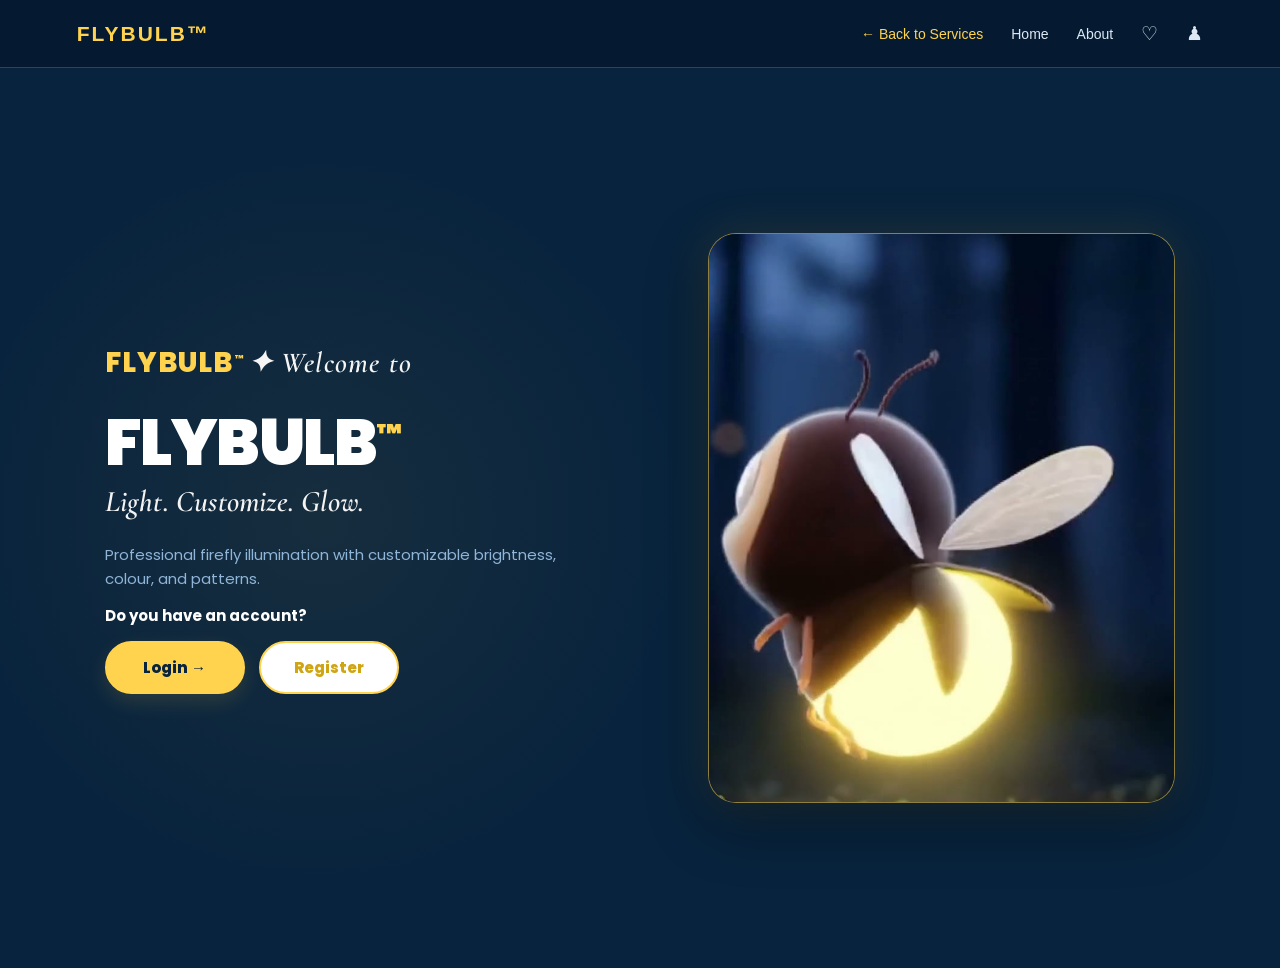
<file: index.html>
<!doctype html>
<html lang="en">
  <head>
    <meta charset="utf-8">
    <meta name="viewport" content="width=device-width, initial-scale=1">
    <meta http-equiv="refresh" content="0; url=/assets/index.html">
    <title>FLYBULB</title>
    <script>window.location.replace('/assets/index.html');</script>
  </head>
  <body>
    <p>Opening <a href="/assets/index.html">FLYBULB</a>…</p>
  </body>
</html>
</file>
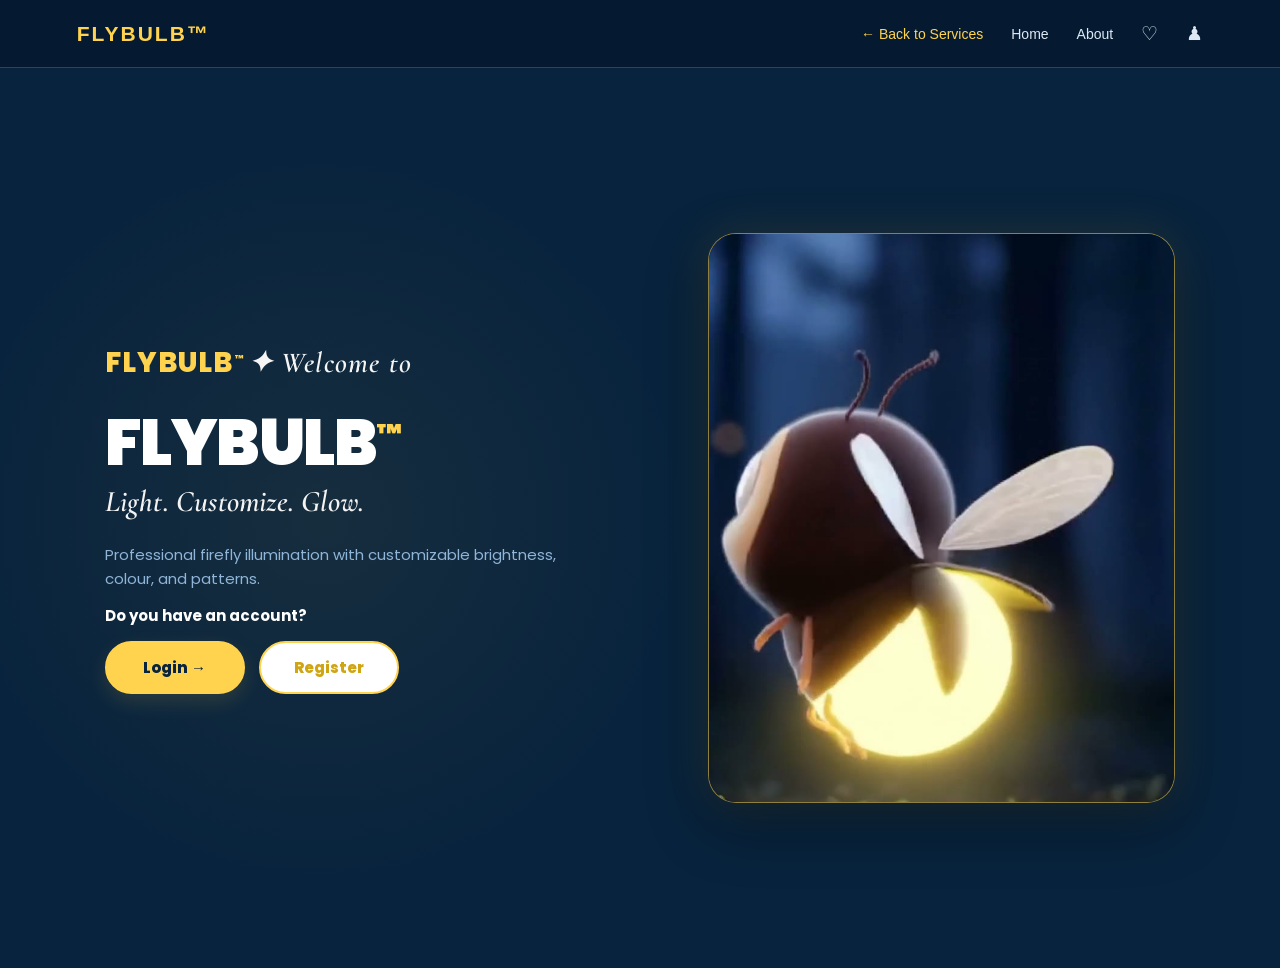
<file: assets/index.html>
<!DOCTYPE html>

<html lang="en">

<head>

    <meta charset="UTF-8">

    <meta name="viewport"

          content="width=device-width, initial-scale=1.0">

    <title>FLYBULB™ | Professional Firefly Illumination Services</title>

    <link rel="stylesheet" href="style.css">

</head>

<body>

    <!-- =====================================================

         NAVIGATION BAR

    ===================================================== -->

    <div id="authToast" class="auth-toast" role="status" aria-live="polite">
        <span class="auth-toast-icon" aria-hidden="true">✓</span>
        <span id="authToastMessage"></span>
    </div>

    <nav class="navbar">

        <div class="navbar-logo">FLYBULB™</div>

        <div class="navbar-links">

            <a href="#services" class="nav-back" onclick="showServices(); return false;">← Back to Services</a>

            <a href="/assets/index.html" class="nav-home">Home</a>

            <a href="../../../about.html">About</a>

            <span class="nav-icon">♡</span>

            <span class="nav-icon">♟</span>

        </div>

    </nav>

<!-- =====================================================

     FLYBULB — WELCOME + LOGIN

====================================================== -->

<style>

    @import url('https://fonts.googleapis.com/css2?family=Cormorant+Garamond:ital,wght@0,500;0,600;1,500;1,600&family=Poppins:wght@400;500;600;700;800;900&display=swap');

    /* =====================================================

       COMMON

    ====================================================== */

    #welcomePage,

    #loginPage {

        font-family: "Poppins", "Segoe UI", Arial, sans-serif;

        box-sizing: border-box;

    }

    #welcomePage *,

    #loginPage * {

        box-sizing: border-box;

    }

    /* =====================================================

       WELCOME PAGE

    ====================================================== */

    #welcomePage {

        min-height: 100vh;

        width: 100%;

        background:

            radial-gradient(

                circle at 25% 50%,

                rgba(255, 211, 78, 0.06),

                transparent 35%

            ),

            #08233d;

        color: white;

        overflow: hidden;

    }

    /* =====================================================

       WELCOME WRAPPER

    ====================================================== */

    .welcome-wrapper {

        width: 100%;

        min-height: 100vh;

        display: grid;

        grid-template-columns: minmax(0, 1.08fr) minmax(320px, 0.92fr);

        align-items: center;

        padding: 60px 7%;

        gap: 55px;

    }

    /* =====================================================

       RIGHT — VIDEO

    ====================================================== */

    .welcome-video-section {

        width: 100%;

        display: flex;

        justify-content: center;

        align-items: center;

        grid-column: 2;

        grid-row: 1;

        justify-self: end;

    }

    .video-container {

        width: min(100%, 500px);

        height: 570px;

        overflow: hidden;

        border-radius: 28px;

        border: 1.5px solid rgba(255, 211, 78, 0.55);

        background: #061b31;

        box-shadow:

            0 20px 60px rgba(0, 0, 0, 0.35),

            0 0 45px rgba(255, 211, 78, 0.12);

    }

    .welcome-video {

        width: 100%;

        height: 100%;

        display: block;

        object-fit: cover;

    }

    /* =====================================================

       LEFT — CONTENT

    ====================================================== */

    .welcome-content {

        width: 100%;

        max-width: 620px;

        padding: 0;

        grid-column: 1;

        grid-row: 1;

    }

    /* =====================================================

       COMPANY NAME

    ====================================================== */

    .company-name {

        display: inline-block;

        font-size: 28px;

        font-weight: 800;

        letter-spacing: 1px;

        color: #ffd34e;

        margin-bottom: 28px;

    }

    .company-name span {

        font-size: 10px;

        vertical-align: super;

        margin-left: 2px;

    }

    /* =====================================================

       WELCOME LABEL

    ====================================================== */

    .welcome-label {

        display: inline-block;

        font-family: "Cormorant Garamond", serif;

        font-size: 29px;

        font-weight: 600;

        font-style: italic;

        letter-spacing: 1.2px;

        color: #f5f5f5;

        margin-bottom: 6px;

    }

    /* =====================================================

       MAIN HEADING

    ====================================================== */

    .welcome-content h1 {

        margin: 0 0 10px;

        font-size: clamp(48px, 5vw, 68px);

        line-height: 0.98;

        font-weight: 900;

        letter-spacing: -1.5px;

        color: #ffffff;

    }

    .welcome-content h1 span {

        color: #ffd34e;

    }

    /* =====================================================

       SUB HEADING

    ====================================================== */

    .welcome-content h2 {

        margin: 0 0 24px;

        font-family: "Cormorant Garamond", serif;

        font-size: 30px;

        line-height: 1.15;

        font-weight: 600;

        font-style: italic;

        letter-spacing: 0.2px;

        color: #f3f3f3;

    }

    /* =====================================================

       DESCRIPTION

    ====================================================== */

    .welcome-text {

        margin: 0 0 8px;

        max-width: 500px;

        font-size: 15px;

        line-height: 1.6;

        color: #8fb5d9;

    }

    .welcome-subtext {

        margin: 0 0 25px;

        max-width: 500px;

        font-size: 15px;

        line-height: 1.55;

        color: #dce9f5;

    }

    /* =====================================================

       ACCOUNT

    ====================================================== */

    .account-box {

        margin-top: 5px;

    }

    .account-box > p {

        margin: 0 0 14px;

        font-size: 15px;

        font-weight: 700;

        color: #ffffff;

    }

    .account-buttons {

        display: flex;

        gap: 14px;

        align-items: center;

    }

    /* =====================================================

       WELCOME BUTTONS

    ====================================================== */

    .welcome-btn {

        min-width: 140px;

        padding: 13px 28px;

        border-radius: 30px;

        font-family: inherit;

        font-size: 15px;

        font-weight: 800;

        cursor: pointer;

        transition:

            transform 0.25s ease,

            box-shadow 0.25s ease,

            background 0.25s ease;

    }

    .login-button {

        border: 2px solid #ffd34e;

        background: #ffd34e;

        color: #08233d;

        box-shadow: 0 8px 20px rgba(255, 211, 78, 0.12);

    }

    .register-button {

        border: 2px solid #ffd34e;

        background: #ffffff;

        color: #d0a514;

    }

    .welcome-btn:hover {

        transform: translateY(-3px);

        box-shadow: 0 10px 25px rgba(0, 0, 0, 0.2);

    }

    /* =====================================================

       LOGIN PAGE

    ====================================================== */

    #loginPage {

        min-height: 100vh;

        width: 100%;

        display: flex;

        justify-content: center;

        align-items: center;

        padding: 40px 20px;

        background:

            radial-gradient(

                circle at top right,

                rgba(255, 211, 78, 0.08),

                transparent 35%

            ),

            #08233d;

        color: white;

    }

    /* =====================================================

       LOGIN CARD

    ====================================================== */

    .form-card {

        width: 100%;

        max-width: 450px;

        padding: 42px;

        border-radius: 28px;

        background: rgba(10, 40, 67, 0.96);

        border: 1px solid rgba(255, 211, 78, 0.35);

        box-shadow:

            0 25px 70px rgba(0, 0, 0, 0.35),

            0 0 30px rgba(255, 211, 78, 0.05);

        text-align: center;

    }

    /* =====================================================

       LOGIN LOGO

    ====================================================== */

    .form-logo {

        color: #ffd34e;

        font-size: 24px;

        font-weight: 900;

        letter-spacing: 1px;

        margin-bottom: 22px;

    }

    /* =====================================================

       LOGIN TITLE

    ====================================================== */

    .form-card h1 {

        margin: 0 0 10px;

        font-size: 32px;

        font-weight: 800;

        color: #ffffff;

    }

    .form-subtitle {

        margin: 0 0 30px;

        color: #8fb5d9;

        font-size: 15px;

        line-height: 1.6;

    }

    /* =====================================================

       INPUT GROUP

    ====================================================== */

    .input-group {

        text-align: left;

        margin-bottom: 18px;

    }

    .input-group label {

        display: block;

        margin-bottom: 7px;

        font-size: 14px;

        font-weight: 700;

        color: #ffffff;

    }

    .input-group input {

        width: 100%;

        padding: 14px 16px;

        border-radius: 12px;

        border: 1px solid rgba(143, 181, 217, 0.35);

        outline: none;

        background: #0d2d49;

        color: #ffd34e;

        -webkit-text-fill-color: #ffd34e;

        font-family: inherit;

        font-size: 14px;

        transition: 0.25s ease;

    }

    .input-group input::placeholder {

        color: #7293b0;

    }

    .input-group input:focus {

        border-color: #ffd34e;

        box-shadow: 0 0 0 3px rgba(255, 211, 78, 0.08);

    }

    /* =====================================================

       LOGIN FORM BUTTON

    ====================================================== */

    .form-button {

        width: 100%;

        padding: 14px 20px;

        margin-top: 8px;

        border: none;

        border-radius: 14px;

        background: #ffd34e;

        color: #08233d;

        font-family: inherit;

        font-size: 15px;

        font-weight: 800;

        cursor: pointer;

        transition: 0.25s ease;

    }

    .form-button:hover {

        transform: translateY(-2px);

        box-shadow: 0 10px 25px rgba(255, 211, 78, 0.15);

    }

    /* =====================================================

       REGISTER SWITCH

    ====================================================== */

    .switch-text {

        margin: 22px 0 15px;

        color: #8fb5d9;

        font-size: 14px;

    }

    .switch-text button {

        border: none;

        background: none;

        color: #ffd34e;

        font-family: inherit;

        font-size: 14px;

        font-weight: 700;

        cursor: pointer;

    }

    /* =====================================================

       BACK BUTTON

    ====================================================== */

    .back-button {

        border: none;

        background: transparent;

        color: #8fb5d9;

        font-family: inherit;

        font-size: 14px;

        cursor: pointer;

        transition: 0.2s ease;

    }

    .back-button:hover {

        color: #ffd34e;

    }

    /* =====================================================

       MOBILE

    ====================================================== */

    @media (max-width: 900px) {

        .welcome-wrapper {

            grid-template-columns: 1fr;

            min-height: auto;

            padding: 50px 7%;

            gap: 45px;

        }

        .welcome-content {

            order: 1;

            grid-column: 1;

            grid-row: 1;

            max-width: 650px;

            margin: auto;

        }

        .welcome-video-section {

            order: 2;

            grid-column: 1;

            grid-row: 2;

        }

        .video-container {

            width: min(100%, 480px);

            height: 450px;

        }

    }

    /* =====================================================

       IPHONE 13 / SMALL MOBILE

    ====================================================== */

    @media (max-width: 500px) {

        #welcomePage {

            overflow: visible;

        }

        .welcome-wrapper {

            padding: 35px 20px 50px;

            gap: 35px;

        }

        .video-container {

            height: 350px;

            border-radius: 22px;

        }

        .company-name {

            font-size: 20px;

            margin-bottom: 25px;

        }

        .welcome-label {

            font-size: 25px;

            margin-bottom: 14px;

        }

        .welcome-content h1 {

            font-size: 48px;

            letter-spacing: -1.5px;

            margin-bottom: 22px;

        }

        .welcome-content h2 {

            font-size: 21px;

            margin-bottom: 18px;

        }

        .welcome-text {

            font-size: 15px;

        }

        .welcome-label {

            font-family: "Cormorant Garamond", serif;

            font-size: 25px;

            font-style: italic;

        }

        .welcome-content h1 {

            font-size: 48px;

        }

        .welcome-content h2 {

            font-size: 28px;

        }

        .welcome-subtext {

            font-size: 14px;

            margin-bottom: 25px;

        }

        .account-buttons {

            flex-direction: column;

            width: 100%;

        }

        .welcome-btn {

            width: 100%;

        }

        .form-card {

            padding: 30px 22px;

            border-radius: 22px;

        }

        .form-card h1 {

            font-size: 28px;

        }

    }

    .auth-toast {
        position: fixed;
        z-index: 10000;
        top: 28px;
        left: 50%;
        display: flex;
        align-items: center;
        gap: 12px;
        width: min(420px, calc(100% - 32px));
        padding: 16px 19px;
        border: 1px solid rgba(255, 255, 255, 0.22);
        border-radius: 16px;
        background: rgba(8, 35, 61, 0.96);
        box-shadow: 0 16px 42px rgba(0, 0, 0, 0.3), 0 0 28px rgba(255, 214, 77, 0.2);
        color: #fff;
        font: 600 14px/1.4 "Poppins", "Segoe UI", sans-serif;
        opacity: 0;
        pointer-events: none;
        transform: translate(-50%, -24px) scale(0.96);
        transition: opacity 220ms ease, transform 220ms ease;
    }

    .auth-toast.visible { opacity: 1; transform: translate(-50%, 0) scale(1); }
    .auth-toast-icon {
        display: grid; flex: 0 0 30px; width: 30px; height: 30px; place-items: center;
        border-radius: 50%; background: #f7d34d; color: #08233d; font-size: 17px; font-weight: 900;
    }
    .auth-toast.error .auth-toast-icon { background: #ff7c7c; color: #601717; }
</style>

<!-- =====================================================

     WELCOME PAGE

====================================================== -->

<section id="welcomePage" class="page">

    <div class="welcome-wrapper">

        <!-- =================================================

             RIGHT SIDE — FIREFLY VIDEO

        ================================================== -->

        <div class="welcome-video-section">

            <div class="video-container">

                <video

                    class="welcome-video"

                    autoplay

                    muted

                    loop

                    playsinline

                    preload="auto"

                    poster="firefly-welcome-poster.jpg"

                >

                    <source

                        src="firefly-welcome.mp4"

                        type="video/mp4"

                    >

                    Your browser does not support video.

                </video>

            </div>

        </div>

        <!-- =================================================

             LEFT SIDE — WELCOME CONTENT

        ================================================== -->

        <div class="welcome-content">

            <!-- COMPANY NAME -->

            <div class="company-name">

                FLYBULB<span>™</span>

            </div>

            <!-- WELCOME LABEL -->

            <div class="welcome-label">

                ✦ Welcome to

            </div>

            <!-- MAIN HEADING -->

            <h1>

                FLYBULB<span>™</span>

            </h1>

            <!-- SUB HEADING -->

            <h2>

                Light. Customize. Glow.

            </h2>

            <!-- DESCRIPTION -->

            <p class="welcome-text">

                Professional firefly illumination with

                customizable brightness, colour, and patterns.

            </p>

            <!-- =================================================

                 ACCOUNT BUTTONS

            ================================================== -->

            <div class="account-box">

                <p>

                    Do you have an account?

                </p>

                <div class="account-buttons">

                    <button

                        type="button"

                        class="welcome-btn login-button"

                        onclick="showLogin()"

                    >

                        Login →

                    </button>

                    <button

                        type="button"

                        class="welcome-btn register-button"

                        onclick="showRegister()"

                    >

                        Register

                    </button>

                </div>

            </div>

        </div>

    </div>

</section>

<!-- =====================================================

     LOGIN PAGE

====================================================== -->

<section

    id="loginPage"

    class="form-page hidden"

>

    <div class="form-card">

        <!-- LOGO -->

        <div class="form-logo">

            FLYBULB™

        </div>

        <!-- TITLE -->

        <h1>

            Welcome Back ✨

        </h1>

        <p class="form-subtitle">

            Login to continue your

            firefly journey.

        </p>

        <!-- NAME -->

        <div class="input-group">

            <label for="loginName">

                Name

            </label>

            <input

                type="text"

                id="loginName"

                placeholder="Enter your name"

            >

        </div>

        <!-- ID -->

        <div class="input-group">

            <label for="loginId">

                ID

            </label>

            <input

                type="text"

                id="loginId"

                placeholder="Enter your ID"

            >

        </div>

        <!-- PASSWORD -->

        <div class="input-group">

            <label for="loginPassword">

                Password

            </label>

            <input

                type="password"

                id="loginPassword"

                placeholder="Enter your password"

            >

        </div>

        <!-- LOGIN -->

        <button

            type="button"

            class="form-button"

            onclick="loginUser()"

        >

            Login →

        </button>

        <!-- REGISTER -->

        <p class="switch-text">

            Don't have an account?

            <button

                type="button"

                onclick="showRegister()"

            >

                Register now

            </button>

        </p>

        <!-- BACK -->

        <button

            type="button"

            class="back-button"

            onclick="showWelcome()"

        >

            ← Back to Welcome

        </button>

    </div>

    <div class="auth-logo-panel">

        <img src="../../../Bulbreplacement/images/logo.png"
         alt="FLYBULB Firefly logo">

    </div>

</section>

    <!-- =====================================================

         REGISTER PAGE

    ====================================================== -->

    <section

        id="registerPage"

        class="form-page hidden"

    >

        <div class="form-card">

            <div class="form-logo">

                FLYBULB™

            </div>

            <h1>

                Create Account ✨

            </h1>

            <p class="form-subtitle">

                Create your firefly account.

            </p>

            <!-- NAME -->

            <div class="input-group">

                <label for="registerName">

                    Name

                </label>

                <input

                    type="text"

                    id="registerName"

                    placeholder="Enter your name"

                >

            </div>

            <!-- ID -->

            <div class="input-group">

                <label for="registerId">

                    ID

                </label>

                <input

                    type="text"

                    id="registerId"

                    placeholder="Create your ID"

                >

            </div>

            <!-- EMAIL -->

            <div class="input-group">

                <label for="registerEmail">

                    Email

                </label>

                <input

                    type="email"

                    id="registerEmail"

                    placeholder="Enter your email"

                >

            </div>

            <!-- PASSWORD -->

            <div class="input-group">

                <label for="registerPassword">

                    Password

                </label>

                <input

                    type="password"

                    id="registerPassword"

                    placeholder="Create a password"

                >

            </div>

            <!-- REGISTER -->

            <button

                class="form-button"

                onclick="registerUser()"

            >

                Create Account ✨

            </button>

            <!-- LOGIN -->

            <p class="switch-text">

                Already have an account?

                <button onclick="showLogin()">

                    Login

                </button>

            </p>

            <button

                class="back-button"

                onclick="showWelcome()"

            >

                ← Back to Welcome

            </button>

        </div>

        <div class="auth-logo-panel">

            <img src="../../../Bulbreplacement/images/logo.png"
                 alt="FLYBULB Firefly logo">

        </div>

    </section>

    <!-- =====================================================

         MAIN WEBSITE AFTER LOGIN

    ====================================================== -->

    <section

        id="websitePage"

        class="hidden"

    >

        <!-- ================= HEADER ================= -->

        <header class="website-header">

            <div class="website-logo">

                FLYBULB<span>™</span>

            </div>

            <button

                class="logout-btn"

                onclick="logoutUser()"

            >

                Logout

            </button>

        </header>

        <!-- ================= DASHBOARD ================= -->

        <main class="dashboard">

            <!-- WELCOME USER -->

            <div class="dashboard-welcome">

                <small>

                    ✨ FLYBULB™

                </small>

                <h1>

                    Welcome,

                    <span id="userName">

                        Firefly Friend

                    </span>

                    👋

                </h1>

                <p>

                    Your little firefly is ready

                    for its perfect glow.

                </p>

                <img
                    class="services-logo"
                    src="../../../Bulbreplacement/images/logo.png"
                    alt="FLYBULB Firefly logo"
                >

            </div>

            <!-- =================================================

                 SERVICES

            ================================================== -->

            <section id="services" class="services-section">

                <div class="services-title">

                    <h2>

                        Our Services ✨

                    </h2>

                    <p>

                        Choose what your firefly needs.

                    </p>

                </div>

                <!-- THREE EQUAL HORIZONTAL BOXES -->

                <div class="services-row">

                    <!-- =====================================

     BOX 1 — BULB REPLACEMENT

====================================== -->

<div class="service-box">

    <div class="service-top">

        <div class="service-icon">

            💡

        </div>

        <h3>

            Bulb Replacement

        </h3>

        <p>

            Give your firefly a fresh

            new glow with a bulb

            replacement.

        </p>

    </div>

    <a href="../../../Bulbreplacement/index.html" class="service-button">

        Explore →

    </a>

</div>

                    <!-- =====================================

                         BOX 2 — BRIGHTNESS

                    ====================================== -->

                    <div class="service-box">

                        <div class="service-top">

                            <div class="service-icon">

                                🔆

                            </div>

                            <h3>

                                Brightness Adjustment

                            </h3>

                            <p>

                                Adjust your firefly's

                                brightness and find

                                its perfect glow.

                            </p>

                        </div>

                        <button

                            class="service-button"

                            onclick="openService('../../../brightnessadjustment/index.html')"

                        >

                            Adjust Brightness →

                        </button>

                    </div>

                    <!-- =====================================

                         BOX 3 — COLOR CHANGE

                    ====================================== -->

                    <div class="service-box">

                        <div class="service-top">

                            <div class="service-icon">

                                🌈

                            </div>

                            <h3>

                                Color Change

                            </h3>
                            <p>

                                Give your firefly a new

                                color and personality.

                            </p>

                        </div>

                        <button

                            class="service-button"

                            onclick="openService('../../../colourchange/index.html')"

                        >

                            Change Color →

                        </button>

                    </div>

                </div>

            </section>

        </main>
        <!-- ================= FOOTER ================= -->

        <footer>

            <h3>

                FLYBULB™

            </h3>

            <p>

                Professional Firefly

                Illumination Services

            </p>

            <p>

                A service by Euvn Enterprises

                Private Limited

            </p>

            <small>

                © 2026 FLYBULB™ —

                Because every firefly deserves

                better lighting. ✨

            </small>

        </footer>

    </section>

    <script>
        const welcomePage = document.getElementById("welcomePage");
        const loginPage = document.getElementById("loginPage");
        const registerPage = document.getElementById("registerPage");
        const websitePage = document.getElementById("websitePage");

        function hideAllPages() {
            [welcomePage, loginPage, registerPage, websitePage]
                .filter(Boolean)
                .forEach(page => page.classList.add("hidden"));
        }

        function showLogin() {
            hideAllPages();
            loginPage.classList.remove("hidden");
            window.scrollTo(0, 0);
        }

        function showRegister() {
            hideAllPages();
            registerPage.classList.remove("hidden");
            window.scrollTo(0, 0);
        }

        function showWelcome() {
            window.location.assign("/assets/index.html");
        }

        function showServices() {
            hideAllPages();
            websitePage.classList.remove("hidden");
            window.scrollTo(0, 0);
        }

        let toastTimer;

        function showToast(message, type = "success") {
            const toast = document.getElementById("authToast");
            const toastMessage = document.getElementById("authToastMessage");
            const toastIcon = toast.querySelector(".auth-toast-icon");

            clearTimeout(toastTimer);
            toast.classList.toggle("error", type === "error");
            toastIcon.textContent = type === "error" ? "!" : "✓";
            toastMessage.textContent = message;
            toast.classList.add("visible");
            toastTimer = setTimeout(() => toast.classList.remove("visible"), 3600);
        }

        function registerUser() {
            const name = document.getElementById("registerName").value.trim();
            const id = document.getElementById("registerId").value.trim();
            const email = document.getElementById("registerEmail").value.trim();
            const password = document.getElementById("registerPassword").value.trim();

            if (!name || !id || !email || !password) {
                showToast("Please complete all registration fields.", "error");
                return;
            }

            localStorage.setItem("flybulbAccount", JSON.stringify({
                name,
                id,
                email,
                password
            }));

            document.getElementById("loginName").value = name;
            document.getElementById("loginId").value = id;
            document.getElementById("loginPassword").value = "";
            showLogin();
            showToast("Account created! Your details are ready to log in.");
        }

        function loginUser() {
            const name = document.getElementById("loginName").value.trim();
            const id = document.getElementById("loginId").value.trim();
            const password = document.getElementById("loginPassword").value.trim();

            if (!name || !id || !password) {
                showToast("Please enter your name, ID, and password.", "error");
                return;
            }

            const savedAccount = JSON.parse(localStorage.getItem("flybulbAccount") || "null");

            if (savedAccount && (savedAccount.id !== id || savedAccount.password !== password)) {
                showToast("That ID or password does not match your account.", "error");
                return;
            }

            document.getElementById("userName").textContent = name;
            localStorage.setItem("flybulbName", name);
            hideAllPages();
            websitePage.classList.remove("hidden");
            window.scrollTo(0, 0);
            showToast(`Welcome back, ${name}! Your fireflies are ready to glow.`);
        }

        function logoutUser() {
            window.location.assign("/assets/index.html");
        }

        function openService(page) {
            window.location.href = page;
        }

        if (window.location.hash === "#services") {
            showServices();
        }
    </script>

</body>

</html>
</file>
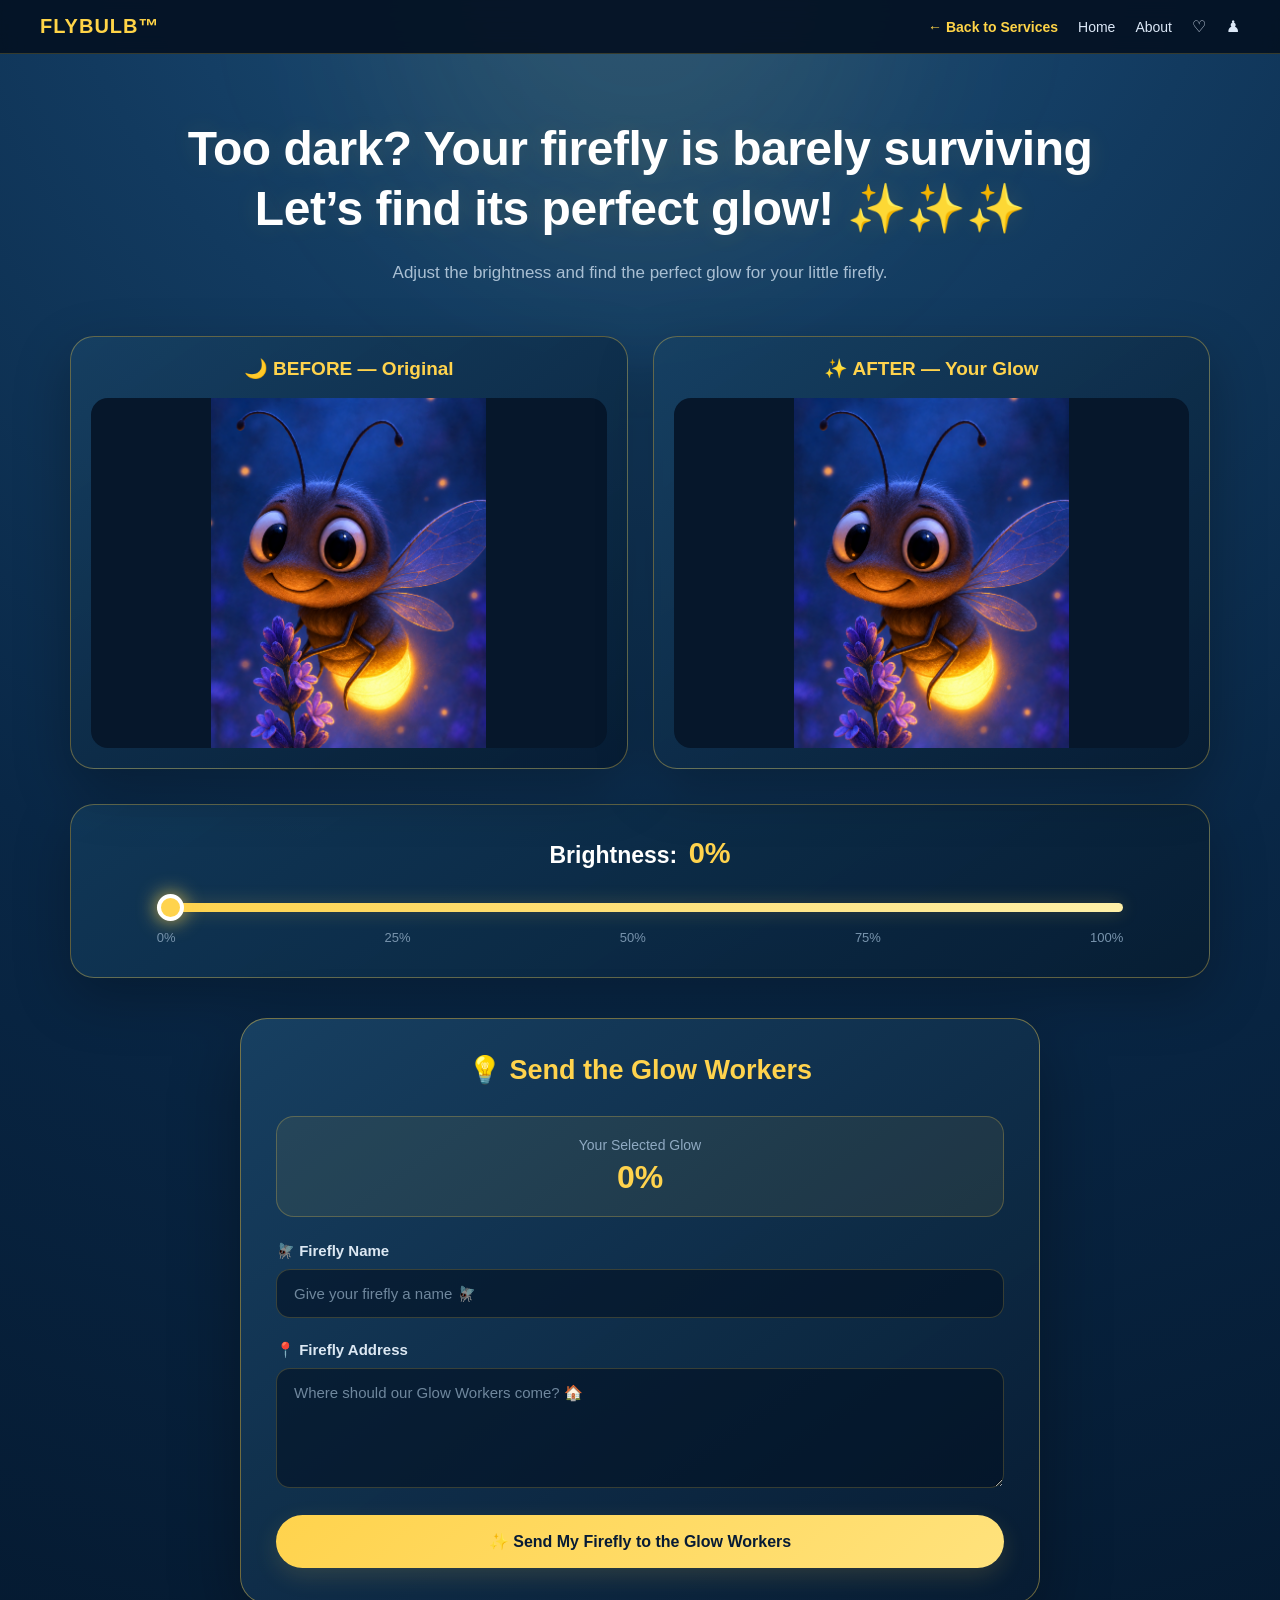
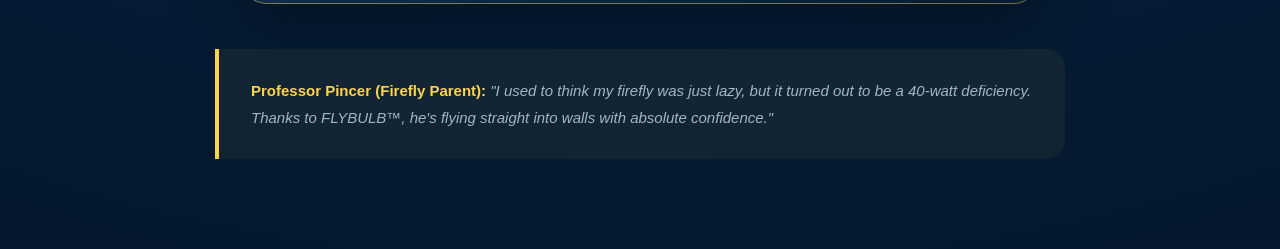
<file: brightnessadjustment/index.html>
<!DOCTYPE html>
<html lang="en">

<head>

    <meta charset="UTF-8">

    <meta
        name="viewport"
        content="width=device-width, initial-scale=1.0"
    >

    <title>FLYBULB™ | Firefly Glow Upgrade</title>

    <link rel="stylesheet" href="style.css">

</head>


<body>

    <!-- Navigation Bar -->
    <nav class="navbar">
        <div class="navbar-logo">FLYBULB™</div>
        <div class="navbar-links">
                <a href="../FLYBULB/FLYBULB/assets/index.html#services"
                    onclick="goToServicesHub(); return false;"
                    class="nav-back">← Back to Services</a>
            <a href="/assets/index.html">Home</a>
            <a href="../about.html">About</a>
            <span class="nav-icon">♡</span>
            <span class="nav-icon">♟</span>
        </div>
    </nav>

    <!-- ==================================================
         MAIN PAGE
    ================================================== -->

    <main class="brightness-page">


        <!-- ==================================================
             INTRO
        ================================================== -->

        <section class="intro">

            <h1>
                Too dark? Your firefly is barely surviving<br>
                Let’s find its perfect glow! ✨✨✨
            </h1>

            <p>
                Adjust the brightness and find the perfect glow
                for your little firefly.
            </p>

        </section>



        <!-- ==================================================
             BEFORE / AFTER
        ================================================== -->

        <section class="comparison-section">


            <!-- BEFORE -->

            <div class="image-box">

                <h2>
                    🌙 BEFORE — Original
                </h2>

                <img
                    src="image/first%20image.png"
                    alt="Original firefly"
                >

            </div>



            <!-- AFTER -->

            <div class="image-box">

                <h2>
                    ✨ AFTER — Your Glow
                </h2>

                <img
                    id="afterImage"
                    src="image/first%20image.png"
                    alt="Brightness adjusted firefly"
                >

            </div>


        </section>



        <!-- ==================================================
             BRIGHTNESS SLIDER
        ================================================== -->

        <section class="slider-section">

            <h2>

                Brightness:

                <span id="brightnessValue">
                    0%
                </span>

            </h2>


            <input
                type="range"
                id="brightnessSlider"
                min="0"
                max="100"
                value="0"
            >


            <div class="slider-labels">

                <span>0%</span>

                <span>25%</span>

                <span>50%</span>

                <span>75%</span>

                <span>100%</span>

            </div>

        </section>



        <!-- ==================================================
             GLOW WORKERS SECTION
        ================================================== -->

        <section class="order-section">


            <h2>
                💡 Send the Glow Workers
            </h2>


            <!-- SELECTED BRIGHTNESS -->

            <div
                class="selected-glow"
                style="
                    text-align:center;
                    padding:20px;
                    margin-bottom:25px;
                    border-radius:18px;
                    background:rgba(255,211,77,0.07);
                    border:1px solid rgba(255,211,77,0.25);
                "
            >

                <div
                    style="
                        color:#8faac2;
                        font-size:14px;
                        margin-bottom:6px;
                    "
                >
                    Your Selected Glow
                </div>


                <strong
                    id="selectedBrightness"
                    style="
                        color:#ffd34d;
                        font-size:32px;
                    "
                >
                    0%
                </strong>

            </div>



            <!-- FIRELY NAME -->

            <div class="form-group">

                <label for="fireflyName">
                    🪰 Firefly Name
                </label>

                <input
                    type="text"
                    id="fireflyName"
                    placeholder="Give your firefly a name 🪰"
                >

            </div>



            <!-- ADDRESS -->

            <div class="form-group">

                <label for="address">
                    📍 Firefly Address
                </label>

                <textarea
                    id="address"
                    placeholder="Where should our Glow Workers come? 🏠"
                ></textarea>

            </div>



            <!-- SEND TO PAYMENT -->

            <button
                class="submit-btn"
                id="sendGlowButton"
                type="button"
            >

                ✨ Send My Firefly to the Glow Workers

            </button>


        </section>



        <!-- ==================================================
             PAYMENT SECTION
             HIDDEN INITIALLY
        ================================================== -->

        <section
            class="order-section payment-section"
            id="paymentSection"
            style="display:none;"
        >


            <h2>
                💳 Complete Your Glow Upgrade...Our glow workers will be reach you in 24 hours
            </h2>


            <p
                style="
                    text-align:center;
                    color:#a9c1d8;
                    margin-bottom:25px;
                    line-height:1.6;
                "
            >
                The Glow Workers are ready! ✨
                Choose how you'd like to pay.
            </p>



            <!-- ==============================================
                 ORDER SUMMARY
            ============================================== -->

            <div
                style="
                    padding:20px;
                    margin-bottom:25px;
                    border-radius:18px;
                    background:rgba(255,211,77,0.06);
                    border:1px solid rgba(255,211,77,0.22);
                "
            >

                <h3
                    style="
                        color:#ffd34d;
                        margin-bottom:18px;
                    "
                >
                    🪰 Order Summary
                </h3>


                <div
                    style="
                        display:flex;
                        justify-content:space-between;
                        margin-bottom:12px;
                    "
                >

                    <span style="color:#8faac2;">
                        Firefly
                    </span>

                    <strong id="summaryName">
                        -
                    </strong>

                </div>


                <div
                    style="
                        display:flex;
                        justify-content:space-between;
                        margin-bottom:12px;
                    "
                >

                    <span style="color:#8faac2;">
                        Brightness
                    </span>

                    <strong
                        id="summaryBrightness"
                        style="color:#ffd34d;"
                    >
                        0%
                    </strong>

                </div>


                <div
                    style="
                        display:flex;
                        justify-content:space-between;
                    "
                >

                    <span style="color:#8faac2;">
                        Glow Upgrade
                    </span>

                    <strong>
                        ₹499
                    </strong>

                </div>

            </div>



            <!-- ==============================================
                 PAYMENT METHODS
            ============================================== -->

            <div class="form-group">

                <label>
                    Select Payment Method
                </label>


                <div class="payment-options">


                    <!-- UPI -->

                    <label class="payment-option">

                        <input
                            type="radio"
                            name="payment"
                            value="UPI"
                        >

                        UPI 📱

                    </label>



                    <!-- CARD -->

                    <label class="payment-option">

                        <input
                            type="radio"
                            name="payment"
                            value="Card"
                        >

                        Card 💳

                    </label>



                    <!-- CASH -->

                    <label class="payment-option">

                        <input
                            type="radio"
                            name="payment"
                            value="Cash"
                        >

                        Cash 💵

                    </label>


                </div>

            </div>



            <!-- ==============================================
                 TOTAL
            ============================================== -->

            <div
                style="
                    text-align:center;
                    padding:20px;
                    margin:25px 0;
                    border-radius:18px;
                    background:
                        linear-gradient(
                            135deg,
                            rgba(255,211,77,0.12),
                            rgba(255,211,77,0.03)
                        );
                    border:1px solid rgba(255,211,77,0.3);
                "
            >

                <div
                    style="
                        color:#8faac2;
                        font-size:14px;
                        margin-bottom:7px;
                    "
                >
                    Total Amount
                </div>


                <div
                    style="
                        color:#ffd34d;
                        font-size:40px;
                        font-weight:900;
                    "
                >
                    ₹499
                </div>

            </div>



            <!-- ==============================================
                 CONFIRM PAYMENT
            ============================================== -->

            <button
                class="submit-btn"
                id="confirmPayment"
                type="button"
            >

                ✨ Confirm Payment.... 🪰✨

            </button>


        </section>



        <!-- ==================================================
             PROFESSOR PINCER QUOTE
        ================================================== -->

        <section class="quote-section">

            <p>

                <strong>
                    Professor Pincer (Firefly Parent):
                </strong>

                "I used to think my firefly was just lazy,
                but it turned out to be a 40-watt deficiency.
                Thanks to FLYBULB™, he's flying straight into
                walls with absolute confidence."

            </p>

        </section>


    </main>



    <!-- ==================================================
         GENERAL ERROR POPUP
    ================================================== -->

    <div
        id="popupOverlay"
        class="popup-overlay"
    >


        <div
            id="popupBox"
            class="popup-box error"
        >


            <button
                class="popup-close"
                id="popupClose"
                type="button"
            >
                ×
            </button>


            <div
                id="popupIcon"
                class="popup-icon"
            >
                💡
            </div>


            <h2 id="popupTitle">
                Wait, bro! 😭
            </h2>


            <p id="popupMessage">
                Something is missing.
            </p>


            <button
                id="popupButton"
                class="popup-button"
                type="button"
            >
                Okay ✨
            </button>


        </div>

    </div>



    <!-- ==================================================
         PAYMENT COMPLETED POPUP
    ================================================== -->

    <div
        id="paymentSuccessOverlay"
        class="payment-popup-overlay"
    >


        <div class="payment-popup-box">


            <!-- FLOATING SPARKLES -->

            <div class="success-particles">

                <span>✦</span>
                <span>✧</span>
                <span>✨</span>
                <span>✦</span>
                <span>✧</span>
                <span>✨</span>

            </div>



            <!-- SUCCESS ICON -->

            <div class="payment-success-icon">

                ✓

            </div>



            <!-- TITLE -->

            <h2>
                Payment Completed! ✨
            </h2>



            <p>
                Your payment has been successfully received.Our firefly glow workers will reach you in 24 hours to complete the glow upgrade. Thank you for choosing Flybulb™ ✨ 



            </p>



            <!-- FIREFLY MESSAGE -->

            <div class="payment-firefly-message">

                🪰✨

                <strong id="successFireflyName">
                    Your firefly
                </strong>

                is officially getting its glow upgrade!

            </div>



            <!-- SUCCESS DETAILS -->

            <div class="success-details">


                <div>

                    <span>
                        Brightness
                    </span>

                    <strong id="successBrightness">
                        0%
                    </strong>

                </div>


                <div>

                    <span>
                        Payment
                    </span>

                    <strong id="successPayment">
                        -
                    </strong>

                </div>


                <div>

                    <span>
                        Status
                    </span>

                    <strong class="paid-status">
                        ✓ PAID
                    </strong>

                </div>


            </div>



            <!-- DONE -->

            <button
                class="payment-done-btn"
                id="paymentDone"
                type="button"
            >

                ✨ Glow Upgrade Confirmed

            </button>


        </div>

    </div>



    <!-- ==================================================
         JAVASCRIPT
    ================================================== -->

    <script src="script.js"></script>


</body>

</html>
</file>
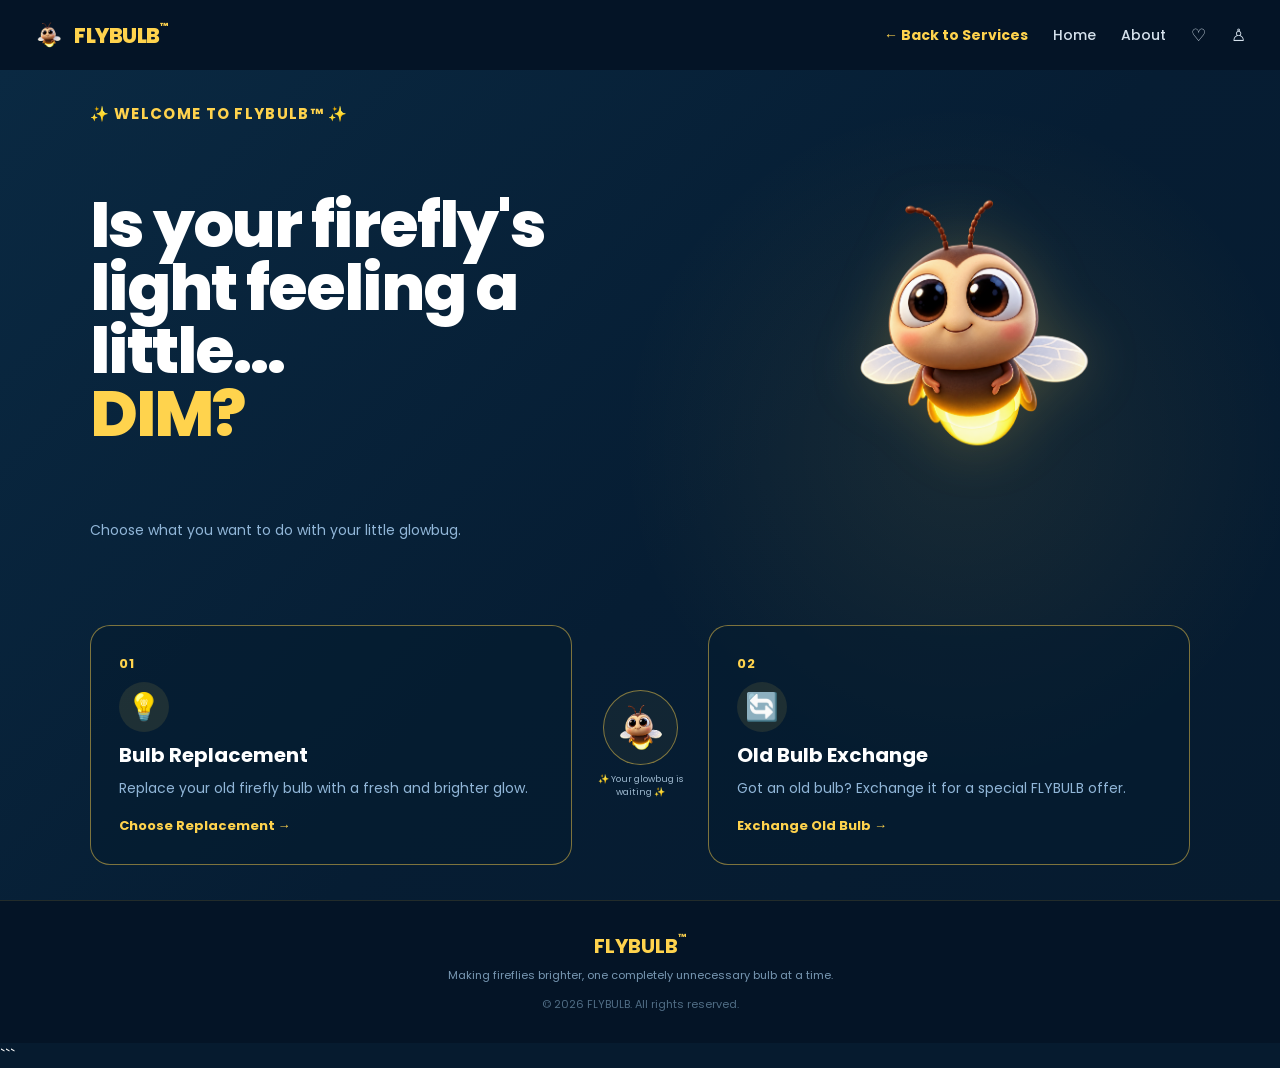
<file: Bulbreplacement/index.html>
<!DOCTYPE html>
<html lang="en">

<head>

    <meta charset="UTF-8">

    <meta name="viewport"
          content="width=device-width, initial-scale=1.0">

    <title>Bulb Replacement | FLYBULB</title>

    <link rel="stylesheet"
          href="style.css">

</head>


<body>


<!-- =====================================================
     NAVBAR
===================================================== -->

<header class="navbar">

    <div class="logo">

        <img src="images/logo.png"
             alt="FLYBULB Logo"
             class="logo-image">

        <div class="logo-text">

            <h1>
                FLYBULB<span>™</span>
            </h1>

            <p>
                Professional Firefly Illumination Services
            </p>

        </div>

    </div>


    <nav>

          <a href="../FLYBULB/FLYBULB/assets/index.html#services"
              onclick="goToServicesHub(); return false;"
              class="active">
            ← Back to Services
        </a>

        <a href="/assets/index.html">
            Home
        </a>

        <a href="../about.html">
            About
        </a>

        <span class="nav-icon">
            ♡
        </span>

        <span class="nav-icon">
            ♙
        </span>

    </nav>

</header>



<!-- =====================================================
     MAIN
===================================================== -->

<main>


<!-- =====================================================
     WELCOME SCREEN
===================================================== -->

<section id="welcomeScreen"
         class="bulb-welcome">


    <p class="section-small-title">

        ✨ WELCOME TO FLYBULB™ ✨

    </p>


    <h2>

        Is your firefly's
        light feeling a little...

        <br>

        <span style="color:#ffd34d;">
            DIM?
        </span>

    </h2>


    <p class="welcome-description">

        Choose what you want to do with your little glowbug.

    </p>

    <div class="welcome-logo-panel">

        <img src="images/logo.png"
             alt="FLYBULB Firefly logo">

    </div>



    <!-- =================================================
         TWO MAIN OPTIONS
    ================================================= -->

    <div class="welcome-options">


        <!-- OPTION 01 -->

        <div class="bulb-option"
             onclick="openReplacement()">

            <span class="option-number">
                01
            </span>


            <div class="bulb-shape">

                <div class="bulb-glow">
                    💡
                </div>

            </div>


            <h3>
                Bulb Replacement
            </h3>


            <p>

                Replace your old firefly bulb
                with a fresh and brighter glow.

            </p>


            <div class="option-button">

                Choose Replacement →

            </div>

        </div>



        <!-- CENTER FIREFLY -->

        <div class="welcome-firefly">

            <div class="firefly-image-circle">

                <img src="images/logo.png"
                     alt="FLYBULB Firefly">

            </div>


            <p>

                ✨ Your glowbug is waiting ✨

            </p>

        </div>



        <!-- OPTION 02 -->

        <div class="bulb-option"
             onclick="openExchange()">

            <span class="option-number">
                02
            </span>


            <div class="bulb-shape">

                <div class="bulb-glow">
                    🔄
                </div>

            </div>


            <h3>
                Old Bulb Exchange
            </h3>


            <p>

                Got an old bulb?
                Exchange it for a special FLYBULB offer.

            </p>


            <div class="option-button">

                Exchange Old Bulb →

            </div>

        </div>


    </div>

</section>



<!-- =====================================================
     BULB REPLACEMENT SCREEN
===================================================== -->

<section id="replacementScreen"
         class="service-screen hidden">


    <button class="back-button"
            onclick="goToServicesHub()">

        ← Back to Services

    </button>



    <div class="screen-heading">

        <p class="section-small-title">

            💡 FLYBULB SERVICE 01

        </p>


        <h2>

            Choose Your
            <span style="color:#ffd34d;">
                Replacement
            </span>

        </h2>


        <p>

            Select the perfect bulb upgrade
            for your little firefly.

        </p>

    </div>



    <!-- =================================================
         REPLACEMENT LEVELS
    ================================================= -->

    <div class="replacement-levels">


        <!-- BEGINNER -->

        <div class="level-card"
             onclick="selectReplacement(
                'Beginner Bulb Replacement',
                299,
                this
             )">


            <div class="level-left">

                <span class="level-number">
                    01
                </span>


                <div class="level-icon">
                    🌱
                </div>

            </div>



            <div class="level-info">

                <h3>
                    Beginner
                </h3>


                <p>

                    A simple glow upgrade
                    for your little firefly.

                </p>

            </div>



            <div class="level-price">

                <strong>
                    ₹299
                </strong>


                <button type="button"
                        onclick="
                            event.stopPropagation();
                            selectReplacement(
                                'Beginner Bulb Replacement',
                                299,
                                this.parentElement.parentElement
                            );
                        ">

                    Select

                </button>

            </div>


        </div>



        <!-- PRO -->

        <div class="level-card pro-level"
             onclick="selectReplacement(
                'Pro Bulb Replacement',
                699,
                this
             )">


            <div class="popular-label">

                MOST POPULAR ✨

            </div>


            <div class="level-left">

                <span class="level-number">
                    02
                </span>


                <div class="level-icon">
                    ⚡
                </div>

            </div>



            <div class="level-info">

                <h3>
                    Pro
                </h3>


                <p>

                    For fireflies that demand
                    extra brightness.

                </p>

            </div>



            <div class="level-price">

                <strong>
                    ₹699
                </strong>


                <button type="button"
                        onclick="
                            event.stopPropagation();
                            selectReplacement(
                                'Pro Bulb Replacement',
                                699,
                                this.parentElement.parentElement
                            );
                        ">

                    Select

                </button>

            </div>


        </div>



        <!-- PREMIUM -->

        <div class="level-card"
             onclick="selectReplacement(
                'Premium Bulb Replacement',
                1499,
                this
             )">


            <div class="level-left">

                <span class="level-number">
                    03
                </span>


                <div class="level-icon">
                    👑
                </div>

            </div>



            <div class="level-info">

                <h3>
                    Premium
                </h3>


                <p>

                    Maximum glow for
                    maximum firefly vibes.

                </p>

            </div>



            <div class="level-price">

                <strong>
                    ₹1499
                </strong>


                <button type="button"
                        onclick="
                            event.stopPropagation();
                            selectReplacement(
                                'Premium Bulb Replacement',
                                1499,
                                this.parentElement.parentElement
                            );
                        ">

                    Select

                </button>

            </div>


        </div>


    </div>



    <!-- =================================================
         SELECTED SERVICE
    ================================================= -->

    <div class="selected-service">


        <div class="selected-info">

            <p>
                YOUR SELECTION
            </p>


            <h3 id="selectedService">

                No service selected

            </h3>

        </div>



        <div class="selected-price">

            <span>
                Total
            </span>


            <h2 id="selectedPrice">
                ₹0
            </h2>

        </div>



        <button id="continueButton"
                onclick="continueToPayment()"
                disabled>

            Confirm & Continue →

        </button>


    </div>


</section>



<!-- =====================================================
     OLD BULB EXCHANGE SCREEN
===================================================== -->

<section id="exchangeScreen"
         class="service-screen hidden">


    <button class="back-button"
            onclick="goToServicesHub()">

        ← Back to Services

    </button>



    <div class="screen-heading">

        <p class="section-small-title">

            🔄 FLYBULB SERVICE 02

        </p>


        <h2>

            Old Bulb
            <span style="color:#ffd34d;">
                Exchange
            </span>

        </h2>


        <p>

            The older the bulb,
            the more ridiculous the exchange.

        </p>

    </div>



    <!-- =================================================
         EXCHANGE LEVELS
    ================================================= -->

    <div class="exchange-levels">


        <!-- 1 YEAR -->

        <div class="exchange-level-card"
             onclick="selectExchange(
                '1 Year Old Bulb Exchange',
                499,
                this
             )">


            <div class="exchange-left">

                <span class="level-number">
                    01
                </span>


                <div class="exchange-icon">
                    🐣
                </div>

            </div>



            <div class="exchange-info">

                <h3>
                    1 Year Old Bulb
                </h3>


                <p>
                    Still young enough to glow.
                </p>

            </div>



            <div class="exchange-price">

                <strong>
                    ₹499
                </strong>


                <button type="button"
                        onclick="
                            event.stopPropagation();
                            selectExchange(
                                '1 Year Old Bulb Exchange',
                                499,
                                this.parentElement.parentElement
                            );
                        ">

                    Select

                </button>

            </div>


        </div>



        <!-- 2 YEARS -->

        <div class="exchange-level-card"
             onclick="selectExchange(
                '2 Year Old Bulb Exchange',
                399,
                this
             )">


            <div class="exchange-left">

                <span class="level-number">
                    02
                </span>


                <div class="exchange-icon">
                    ⚡
                </div>

            </div>



            <div class="exchange-info">

                <h3>
                    2 Year Old Bulb
                </h3>


                <p>
                    Experienced. Slightly tired. Still useful.
                </p>

            </div>



            <div class="exchange-price">

                <strong>
                    ₹399
                </strong>


                <button type="button"
                        onclick="
                            event.stopPropagation();
                            selectExchange(
                                '2 Year Old Bulb Exchange',
                                399,
                                this.parentElement.parentElement
                            );
                        ">

                    Select

                </button>

            </div>


        </div>



        <!-- 2+ YEARS -->

        <div class="exchange-level-card"
             onclick="selectExchange(
                '2+ Year Old Bulb Exchange',
                299,
                this
             )">


            <div class="exchange-left">

                <span class="level-number">
                    03
                </span>


                <div class="exchange-icon">
                    👴
                </div>

            </div>



            <div class="exchange-info">

                <h3>
                    2+ Year Old Bulb
                </h3>


                <p>
                    Ancient technology. Legendary history.
                </p>

            </div>



            <div class="exchange-price">

                <strong>
                    ₹299
                </strong>


                <button type="button"
                        onclick="
                            event.stopPropagation();
                            selectExchange(
                                '2+ Year Old Bulb Exchange',
                                299,
                                this.parentElement.parentElement
                            );
                        ">

                    Select

                </button>

            </div>


        </div>


    </div>



    <!-- =================================================
         SELECTED EXCHANGE
    ================================================= -->

    <div class="selected-service">


        <div class="selected-info">

            <p>
                YOUR SELECTION
            </p>


            <h3 id="exchangeSelectedService">

                No exchange selected

            </h3>

        </div>



        <div class="selected-price">

            <span>
                Total
            </span>


            <h2 id="exchangeSelectedPrice">

                ₹0

            </h2>

        </div>



        <button id="exchangeContinueButton"
                onclick="continueExchangeToPayment()"
                disabled>

            Confirm & Continue →

        </button>


    </div>


</section>



<!-- =====================================================
     PAYMENT SCREEN
===================================================== -->

<section id="paymentScreen"
         class="service-screen hidden">


    <button class="back-button"
            onclick="backFromPayment()">

        ← Back

    </button>



    <div class="payment-box">


        <p class="section-small-title">

            💳 FLYBULB PAYMENT

        </p>


        <h2>

            Ready to
            <span style="color:#ffd34d;">
                Glow?
            </span>

        </h2>


        <p>

            Your firefly is one step away
            from its brand-new glow.

        </p>



        <!-- PAYMENT SUMMARY -->

        <div class="payment-summary">


            <div>

                <span>
                    SELECTED SERVICE
                </span>


                <h3 id="paymentService">

                    No service selected

                </h3>

            </div>



            <div>

                <span>
                    TOTAL
                </span>


                <h2 id="paymentPrice">

                    ₹0

                </h2>

            </div>


        </div>



        <!-- PAYMENT BUTTON -->

        <button class="payment-button"
                onclick="makePayment()">

            Pay Now ✨

        </button>


    </div>


</section>


</main>



<!-- =====================================================
     BEAUTIFUL PAYMENT SUCCESS MODAL
===================================================== -->

<div id="successModal"
     class="success-modal">


    <div class="success-backdrop"
         onclick="closeSuccessModal()">
    </div>


    <div class="success-card">


        <button class="success-close"
                onclick="closeSuccessModal()">

            ×

        </button>


        <div class="success-glow">

            ✨

        </div>


        <div class="success-check">

            ✓

        </div>


        <p class="success-small">

            FLYBULB PAYMENT

        </p>


        <h2>

            Payment Successful!

        </h2>


        <p class="success-message">

            Your little firefly is ready
            for a brand-new glow. 💡✨

        </p>



        <!-- SUCCESS DETAILS -->

        <div class="success-details">


            <div>

                <span>
                    SERVICE
                </span>

                <strong id="successService">
                    Bulb Service
                </strong>

            </div>



            <div>

                <span>
                    AMOUNT
                </span>

                <strong id="successAmount">
                    ₹0
                </strong>

            </div>


        </div>



        <button class="success-button"
                onclick="closeSuccessModal()">

            Back to FLYBULB ✨

        </button>


    </div>

</div>



<!-- =====================================================
     FOOTER
===================================================== -->

<footer>


    <h2>

        FLYBULB<span>™</span>

    </h2>


    <p>

        Making fireflies brighter,
        one completely unnecessary bulb at a time.

    </p>


    <p class="copyright">

        © 2026 FLYBULB.
        All rights reserved.

    </p>


</footer>



<!-- =====================================================
     JAVASCRIPT
===================================================== -->

<script src="script.js"></script>


</body>

</html>
```
</file>
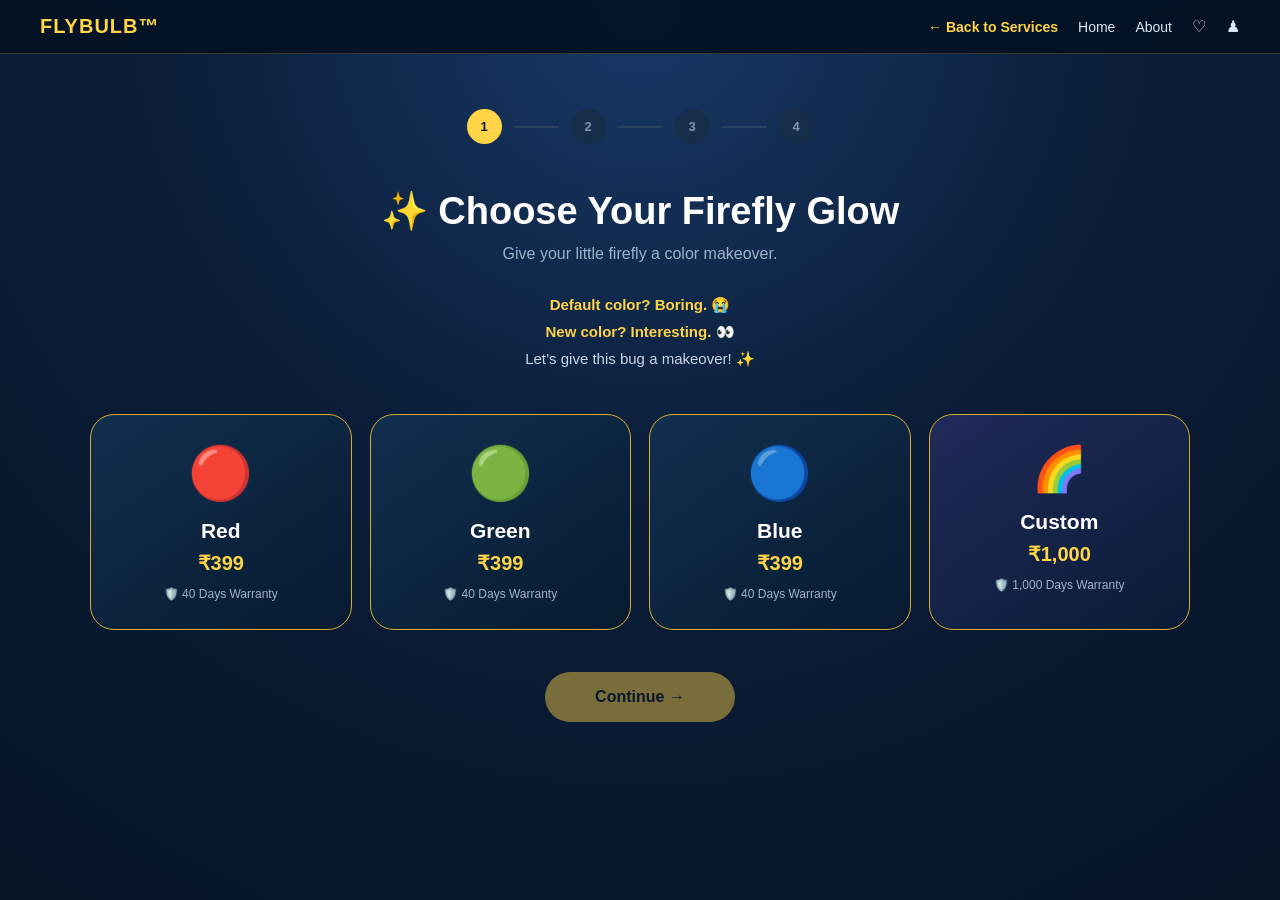
<file: colourchange/index.html>
<!DOCTYPE html>
<html lang="en">
<head>
    <meta charset="UTF-8">
    <meta name="viewport" content="width=device-width, initial-scale=1.0">

    <title>Color Change | FLYBULB</title>

    <style>
        * {
            margin: 0;
            padding: 0;
            box-sizing: border-box;
        }

        body {
            font-family: Arial, Helvetica, sans-serif;
            background:
                radial-gradient(circle at 50% 0%, #183967 0%, #0b1d38 45%, #071426 100%);
            color: white;
            min-height: 100vh;
        }

        /* =========================
           HEADER
        ========================= */

        /* Navbar */
        .navbar {
            background: rgba(5, 18, 36, 0.95);
            backdrop-filter: blur(10px);
            padding: 15px 40px;
            display: flex;
            justify-content: space-between;
            align-items: center;
            border-bottom: 1px solid rgba(255, 212, 71, 0.2);
            position: sticky;
            top: 0;
            z-index: 1000;
        }

        .navbar-logo {
            font-size: 20px;
            font-weight: 800;
            color: #ffd447;
            letter-spacing: 1px;
        }

        .navbar-links {
            display: flex;
            gap: 20px;
            align-items: center;
        }

        .navbar-links a {
            color: #dce8f7;
            text-decoration: none;
            font-size: 14px;
            transition: all 0.3s ease;
        }

        .navbar-links a.nav-back {
            color: #ffd447;
            font-weight: 600;
        }

        .navbar-links a.nav-back:hover {
            text-shadow: 0 0 10px rgba(255, 212, 71, 0.5);
        }

        .navbar-links a:hover {
            color: #ffd447;
        }

        .nav-icon {
            color: #dce8f7;
            font-size: 16px;
            cursor: default;
            transition: all 0.3s ease;
        }

        .nav-icon:hover {
            color: #ffd447;
        }

        header {
            height: 75px;
            display: flex;
            align-items: center;
            justify-content: space-between;
            padding: 0 8%;
            border-bottom: 1px solid rgba(255, 211, 70, 0.25);
            background: rgba(5, 18, 36, 0.8);
            backdrop-filter: blur(10px);
        }

        .logo {
            font-size: 24px;
            font-weight: 800;
            color: #ffd447;
            letter-spacing: 1px;
        }

        .back-btn {
            color: #dce8f7;
            text-decoration: none;
            font-size: 14px;
            cursor: pointer;
        }

        /* =========================
           MAIN
        ========================= */

        .page {
            width: 90%;
            max-width: 1100px;
            margin: auto;
            padding: 55px 0 80px;
        }

        .screen {
            display: none;
            animation: fadeIn 0.45s ease;
        }

        .screen.active {
            display: block;
        }

        @keyframes fadeIn {
            from {
                opacity: 0;
                transform: translateY(15px);
            }

            to {
                opacity: 1;
                transform: translateY(0);
            }
        }

        .heading {
            text-align: center;
            margin-bottom: 12px;
        }

        .heading h1 {
            font-size: 38px;
            color: white;
            margin-bottom: 12px;
        }

        .heading p {
            color: #9db2cb;
            font-size: 16px;
        }

        /* =========================
           FUNNY INTRO
        ========================= */

        .intro {
            text-align: center;
            margin: 28px auto 42px;
        }

        .intro p {
            color: #c7d5e8;
            line-height: 1.8;
            font-size: 15px;
        }

        .intro strong {
            color: #ffd447;
        }

        /* =========================
           COLOR OPTIONS
        ========================= */

        .color-options {
            display: grid;
            grid-template-columns: repeat(4, 1fr);
            gap: 18px;
            margin-top: 35px;
        }

        .color-card {
            position: relative;
            min-height: 210px;
            padding: 28px 20px;
            border: 1.5px solid #d6ad2c;
            border-radius: 24px;
            background: linear-gradient(
                145deg,
                rgba(18, 48, 80, 0.95),
                rgba(7, 26, 48, 0.98)
            );
            text-align: center;
            cursor: pointer;
            transition: 0.3s ease;
        }

        .color-card:hover {
            transform: translateY(-7px);
            box-shadow: 0 12px 35px rgba(255, 211, 71, 0.15);
            border-color: #ffd447;
        }

        .color-card.selected {
            border: 2px solid #ffd447;
            box-shadow:
                0 0 0 3px rgba(255, 212, 71, 0.1),
                0 12px 35px rgba(255, 212, 71, 0.2);
            transform: translateY(-5px);
        }

        .color-icon {
            font-size: 52px;
            margin-bottom: 15px;
        }

        .color-card h2 {
            font-size: 21px;
            margin-bottom: 8px;
        }

        .price {
            color: #ffd447;
            font-size: 20px;
            font-weight: bold;
        }

        .warranty {
            margin-top: 12px;
            font-size: 12px;
            color: #9db2cb;
        }

        .custom-card {
            background:
                linear-gradient(
                    145deg,
                    rgba(34, 43, 91, 0.95),
                    rgba(10, 27, 54, 0.98)
                );
        }

        .custom-card .color-icon {
            font-size: 44px;
        }

        /* =========================
           BUTTON
        ========================= */

        .continue-area {
            text-align: center;
            margin-top: 42px;
        }

        .main-btn {
            border: none;
            background: #ffd447;
            color: #071426;
            padding: 16px 50px;
            border-radius: 35px;
            font-size: 16px;
            font-weight: 800;
            cursor: pointer;
            transition: 0.25s ease;
        }

        .main-btn:hover {
            transform: scale(1.04);
            box-shadow: 0 8px 25px rgba(255, 212, 71, 0.3);
        }

        .main-btn:disabled {
            opacity: 0.45;
            cursor: not-allowed;
            transform: none;
            box-shadow: none;
        }

        /* =========================
           SUMMARY CARD
        ========================= */

        .summary-wrapper {
            max-width: 600px;
            margin: 40px auto;
        }

        .summary-card {
            border: 1.5px solid #d6ad2c;
            border-radius: 25px;
            padding: 35px;
            background: linear-gradient(
                145deg,
                rgba(18, 48, 80, 0.95),
                rgba(7, 26, 48, 0.98)
            );
            box-shadow: 0 15px 40px rgba(0, 0, 0, 0.2);
        }

        .summary-title {
            color: #ffd447;
            text-align: center;
            font-size: 21px;
            font-weight: 800;
            margin-bottom: 30px;
        }

        .summary-row {
            display: flex;
            justify-content: space-between;
            gap: 20px;
            padding: 17px 0;
            border-bottom: 1px solid rgba(255,255,255,0.08);
        }

        .summary-row:last-child {
            border-bottom: none;
        }

        .summary-row span:first-child {
            color: #9db2cb;
        }

        .summary-row span:last-child {
            font-weight: bold;
            text-align: right;
        }

        .amount {
            color: #ffd447 !important;
            font-size: 22px;
        }

        /* =========================
           PAYMENT
        ========================= */

        .payment-options {
            max-width: 650px;
            margin: 40px auto;
            display: grid;
            grid-template-columns: repeat(2, 1fr);
            gap: 18px;
        }

        .payment-card {
            padding: 25px;
            border: 1.5px solid #34516f;
            border-radius: 18px;
            background: rgba(12, 35, 61, 0.9);
            cursor: pointer;
            transition: 0.25s;
            text-align: center;
        }

        .payment-card:hover {
            border-color: #ffd447;
            transform: translateY(-3px);
        }

        .payment-card.selected {
            border-color: #ffd447;
            background: rgba(255, 212, 71, 0.08);
        }

        .payment-icon {
            font-size: 30px;
            margin-bottom: 10px;
        }

        .payment-card h3 {
            font-size: 16px;
        }

        .payable {
            text-align: center;
            margin: 35px 0;
        }

        .payable small {
            display: block;
            color: #9db2cb;
            margin-bottom: 8px;
        }

        .payable strong {
            font-size: 36px;
            color: #ffd447;
        }

        /* =========================
           SUCCESS / WORKER ALERT
        ========================= */

        .success-card {
            max-width: 650px;
            margin: 45px auto;
            padding: 40px;
            text-align: center;
            border: 1.5px solid #d6ad2c;
            border-radius: 28px;
            background: linear-gradient(
                145deg,
                rgba(18, 48, 80, 0.95),
                rgba(7, 26, 48, 0.98)
            );
            box-shadow: 0 15px 50px rgba(0,0,0,0.25);
        }

        .success-icon {
            font-size: 65px;
            margin-bottom: 15px;
        }

        .success-card h2 {
            color: #ffd447;
            margin-bottom: 12px;
        }

        .success-card > p {
            color: #b9c9dc;
            line-height: 1.7;
        }

        .worker-alert {
            margin: 28px 0;
            padding: 18px;
            border-radius: 15px;
            background: rgba(0, 190, 100, 0.08);
            border: 1px solid rgba(0, 220, 120, 0.35);
            color: #8ff0ba;
            font-weight: bold;
        }

        .service-details {
            text-align: left;
            margin-top: 25px;
        }

        /* =========================
           STEPS
        ========================= */

        .steps {
            display: flex;
            justify-content: center;
            gap: 12px;
            margin-bottom: 45px;
        }

        .step {
            width: 35px;
            height: 35px;
            border-radius: 50%;
            display: flex;
            align-items: center;
            justify-content: center;
            background: #172e4a;
            color: #8094ad;
            font-size: 13px;
            font-weight: bold;
        }

        .step.active {
            background: #ffd447;
            color: #071426;
        }

        .step-line {
            width: 45px;
            height: 2px;
            background: #29435e;
            align-self: center;
        }

        /* =========================
           RESPONSIVE
        ========================= */

        @media (max-width: 850px) {

            .color-options {
                grid-template-columns: repeat(2, 1fr);
            }

        }

        @media (max-width: 600px) {

            .navbar {
                flex-direction: column;
                gap: 15px;
                padding: 15px 20px;
            }

            .navbar-links {
                gap: 15px;
                justify-content: center;
                flex-wrap: wrap;
            }

            .navbar-links a {
                font-size: 12px;
            }

            header {
                padding: 0 5%;
            }

            .page {
                width: 92%;
                padding-top: 35px;
            }

            .heading h1 {
                font-size: 28px;
            }

            .color-options {
                grid-template-columns: 1fr;
            }

            .payment-options {
                grid-template-columns: 1fr;
            }

            .summary-card,
            .success-card {
                padding: 25px;
            }

            .main-btn {
                width: 100%;
            }
        }
    </style>
</head>

<body>

<nav class="navbar">
    <div class="navbar-logo">FLYBULB™</div>
    <div class="navbar-links">
          <a href="../FLYBULB/FLYBULB/assets/index.html#services"
              onclick="goServicesHub(); return false;"
              class="nav-back">← Back to Services</a>
        <a href="/assets/index.html">Home</a>
        <a href="../about.html">About</a>
        <span class="nav-icon">♡</span>
        <span class="nav-icon">♟</span>
    </div>
</nav>


<main class="page">

    <!-- =========================
         STEP INDICATOR
    ========================= -->

    <div class="steps">
        <div class="step active" id="step1">1</div>
        <div class="step-line"></div>
        <div class="step" id="step2">2</div>
        <div class="step-line"></div>
        <div class="step" id="step3">3</div>
        <div class="step-line"></div>
        <div class="step" id="step4">4</div>
    </div>


    <!-- =========================
         PAGE 1
         CHOOSE COLOR
    ========================= -->

    <section class="screen active" id="page1">

        <div class="heading">
            <h1>✨ Choose Your Firefly Glow</h1>

            <p>
                Give your little firefly a color makeover.
            </p>
        </div>

        <div class="intro">

            <p>
                <strong>Default color? Boring. 😭</strong><br>
                <strong>New color? Interesting. 👀</strong><br>
                Let’s give this bug a makeover! ✨
            </p>

        </div>


        <div class="color-options">

            <!-- RED -->

            <div
                class="color-card"
                data-color="🔴 Red"
                data-price="399"
                data-warranty="40 Days"
                onclick="selectColor(this)"
            >

                <div class="color-icon">🔴</div>

                <h2>Red</h2>

                <div class="price">₹399</div>

                <div class="warranty">
                    🛡️ 40 Days Warranty
                </div>

            </div>


            <!-- GREEN -->

            <div
                class="color-card"
                data-color="🟢 Green"
                data-price="399"
                data-warranty="40 Days"
                onclick="selectColor(this)"
            >

                <div class="color-icon">🟢</div>

                <h2>Green</h2>

                <div class="price">₹399</div>

                <div class="warranty">
                    🛡️ 40 Days Warranty
                </div>

            </div>


            <!-- BLUE -->

            <div
                class="color-card"
                data-color="🔵 Blue"
                data-price="399"
                data-warranty="40 Days"
                onclick="selectColor(this)"
            >

                <div class="color-icon">🔵</div>

                <h2>Blue</h2>

                <div class="price">₹399</div>

                <div class="warranty">
                    🛡️ 40 Days Warranty
                </div>

            </div>


            <!-- CUSTOM -->

            <div
                class="color-card custom-card"
                data-color="🌈 Custom Combination"
                data-price="1000"
                data-warranty="1,000 Days"
                onclick="selectColor(this)"
            >

                <div class="color-icon">🌈</div>

                <h2>Custom</h2>

                <div class="price">₹1,000</div>

                <div class="warranty">
                    🛡️ 1,000 Days Warranty
                </div>

            </div>

        </div>


        <div class="continue-area">

            <button
                class="main-btn"
                id="continueBtn"
                disabled
                onclick="goToSummary()"
            >
                Continue →
            </button>

        </div>

    </section>


    <!-- =========================
         PAGE 2
         ORDER SUMMARY
    ========================= -->

    <section class="screen" id="page2">

        <div class="heading">

            <h1>💳 Your Glow Service</h1>

            <p>
                Almost there, glow master.
            </p>

        </div>


        <div class="summary-wrapper">

            <div class="summary-card">

                <div class="summary-title">
                    YOUR GLOW SERVICE
                </div>


                <div class="summary-row">

                    <span id="summaryLabel">
                        Selected Color
                    </span>

                    <span id="summaryColor">
                        🔴 Red
                    </span>

                </div>


                <div class="summary-row">

                    <span>Service</span>

                    <span id="summaryService">
                        Firefly Color Change
                    </span>

                </div>


                <div class="summary-row">

                    <span>Amount</span>

                    <span class="amount" id="summaryAmount">
                        ₹399
                    </span>

                </div>


                <div class="summary-row">

                    <span>Warranty</span>

                    <span id="summaryWarranty">
                        40 Days
                    </span>

                </div>

            </div>

        </div>


        <div class="continue-area">

            <button class="main-btn" onclick="goToPayment()">
                Continue to Payment →
            </button>

        </div>

    </section>


    <!-- =========================
         PAGE 3
         PAYMENT
    ========================= -->

    <section class="screen" id="page3">

        <div class="heading">

            <h1>💳 Select Your Payment Method</h1>

            <p>
                Choose how you want to pay for your glow upgrade.
            </p>

        </div>


        <div class="payment-options">

            <div
                class="payment-card"
                onclick="selectPayment(this)"
            >

                <div class="payment-icon">📱</div>

                <h3>UPI</h3>

            </div>


            <div
                class="payment-card"
                onclick="selectPayment(this)"
            >

                <div class="payment-icon">💳</div>

                <h3>Credit / Debit Card</h3>

            </div>


            <div
                class="payment-card"
                onclick="selectPayment(this)"
            >

                <div class="payment-icon">🏦</div>

                <h3>Net Banking</h3>

            </div>


            <div
                class="payment-card"
                onclick="selectPayment(this)"
            >

                <div class="payment-icon">💵</div>

                <h3>Cash on Service</h3>

            </div>

        </div>


        <div class="payable">

            <small>Amount Payable</small>

            <strong id="paymentAmount">
                ₹399
            </strong>

        </div>


        <div class="continue-area">

            <button
                class="main-btn"
                id="payBtn"
                disabled
                onclick="completePayment()"
            >
                Pay ₹399 →
            </button>

        </div>

    </section>


    <!-- =========================
         PAGE 4
         WORKER ALERT
    ========================= -->

    <section class="screen" id="page4">

        <div class="success-card">

            <div class="success-icon">
                🟢
            </div>


            <h2>
                PAYMENT SUCCESSFUL
            </h2>


            <p>
                Your Color Change Service has been confirmed!
            </p>


            <div class="worker-alert">

                🔔 Firefly Service Team Alerted

                <br><br>

                Worker Notification: SENT ✅

            </div>


            <p>
                Our service workers have received your request
                and will process your Firefly’s new glow.
            </p>


            <div class="service-details">

                <div class="summary-row">

                    <span>Service</span>

                    <span>Color Change</span>

                </div>


                <div class="summary-row">

                    <span id="finalColorLabel">
                        Color
                    </span>

                    <span id="finalColor">
                        🔵 Blue
                    </span>

                </div>


                <div class="summary-row">

                    <span>Amount</span>

                    <span class="amount" id="finalAmount">
                        ₹399
                    </span>

                </div>


                <div class="summary-row">

                    <span>Warranty</span>

                    <span id="finalWarranty">
                        40 Days
                    </span>

                </div>

            </div>


            <div class="continue-area">

                <button
                    class="main-btn"
                    onclick="goServicesHub()"
                >
                    Back to Home
                </button>

            </div>

        </div>

    </section>

</main>


<script>

    /* =========================
       VARIABLES
    ========================= */

    let selectedColor = null;
    let selectedPrice = 399;
    let selectedWarranty = "40 Days";
    let selectedPayment = null;


    /* =========================
       SELECT COLOR
    ========================= */

    function selectColor(card) {

        document
            .querySelectorAll(".color-card")
            .forEach(item => {
                item.classList.remove("selected");
            });

        card.classList.add("selected");

        selectedColor = card.dataset.color;

        selectedPrice = Number(card.dataset.price);

        selectedWarranty = card.dataset.warranty;

        document.getElementById("continueBtn").disabled = false;

    }


    /* =========================
       GO TO SUMMARY
    ========================= */

    function goToSummary() {

        if (!selectedColor) {
            return;
        }

        const isCustom =
            selectedColor.includes("Custom");

        document.getElementById("summaryLabel").textContent =
            isCustom
                ? "Selected Combination"
                : "Selected Color";

        document.getElementById("summaryColor").textContent =
            isCustom
                ? "❤️💙💚 Custom"
                : selectedColor;

        document.getElementById("summaryService").textContent =
            isCustom
                ? "Custom Color Change"
                : "Firefly Color Change";

        document.getElementById("summaryAmount").textContent =
            "₹" + selectedPrice.toLocaleString("en-IN");

        document.getElementById("summaryWarranty").textContent =
            selectedWarranty;

        showPage(2);

    }


    /* =========================
       GO TO PAYMENT
    ========================= */

    function goToPayment() {

        document.getElementById("paymentAmount").textContent =
            "₹" + selectedPrice.toLocaleString("en-IN");

        document.getElementById("payBtn").textContent =
            "Pay ₹" + selectedPrice.toLocaleString("en-IN") + " →";

        showPage(3);

    }


    /* =========================
       SELECT PAYMENT
    ========================= */

    function selectPayment(card) {

        document
            .querySelectorAll(".payment-card")
            .forEach(item => {
                item.classList.remove("selected");
            });

        card.classList.add("selected");

        selectedPayment = card.querySelector("h3").textContent;

        document.getElementById("payBtn").disabled = false;

    }


    /* =========================
       COMPLETE PAYMENT
    ========================= */

    function completePayment() {

        if (!selectedPayment) {
            return;
        }

        const isCustom =
            selectedColor.includes("Custom");

        document.getElementById("finalColor").textContent =
            isCustom
                ? "❤️💙💚 Custom Combination"
                : selectedColor;

        document.getElementById("finalAmount").textContent =
            "₹" + selectedPrice.toLocaleString("en-IN");

        document.getElementById("finalWarranty").textContent =
            selectedWarranty;

        showPage(4);

    }


    /* =========================
       PAGE SWITCHING
    ========================= */

    function showPage(pageNumber) {

        document
            .querySelectorAll(".screen")
            .forEach(screen => {
                screen.classList.remove("active");
            });

        document
            .getElementById("page" + pageNumber)
            .classList.add("active");


        /* Update step indicator */

        document
            .querySelectorAll(".step")
            .forEach(step => {
                step.classList.remove("active");
            });

        document
            .getElementById("step" + pageNumber)
            .classList.add("active");

        window.scrollTo({
            top: 0,
            behavior: "smooth"
        });

    }


    /* =========================
       HOME
    ========================= */

    function goServicesHub() {

        const servicesPath = "../FLYBULB/FLYBULB/assets/index.html#services";

        if (document.referrer.includes("/FLYBULB/FLYBULB/assets/index.html")) {
            window.history.back();
            return;
        }

        window.location.href = servicesPath;

    }

</script>

</body>
</html>
</file>
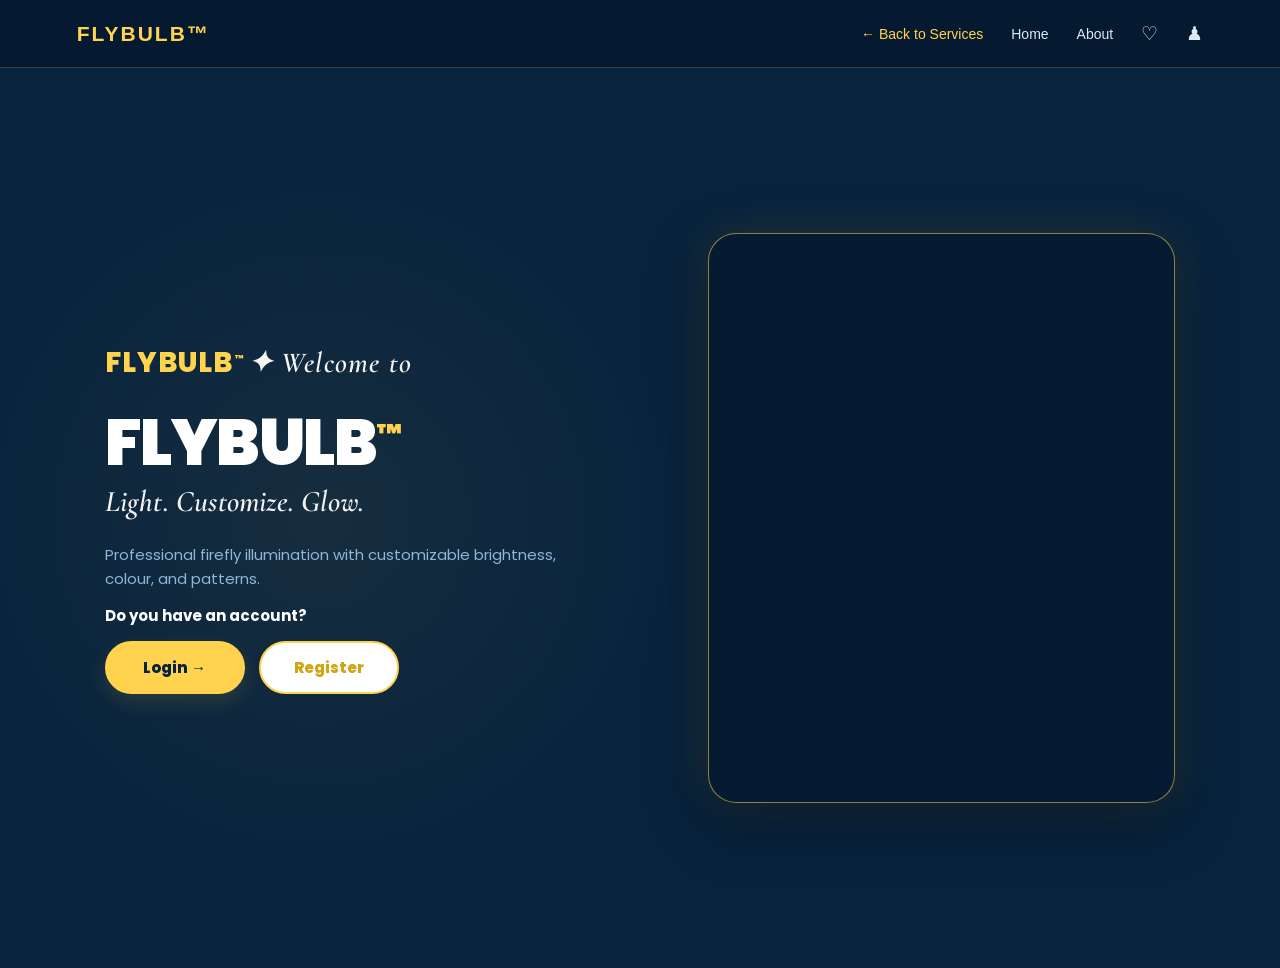
<file: FLYBULB/FLYBULB/assets/index.html>
<!DOCTYPE html>

<html lang="en">

<head>

    <meta charset="UTF-8">

    <meta name="viewport"

          content="width=device-width, initial-scale=1.0">

    <title>FLYBULB™ | Professional Firefly Illumination Services</title>

    <link rel="stylesheet" href="style.css">

</head>

<body>

    <!-- =====================================================

         NAVIGATION BAR

    ===================================================== -->

    <nav class="navbar">

        <div class="navbar-logo">FLYBULB™</div>

        <div class="navbar-links">

            <a href="#services" class="nav-back" onclick="showServices(); return false;">← Back to Services</a>

            <a href="/assets/index.html" class="nav-home">Home</a>

            <a href="../../../about.html">About</a>

            <span class="nav-icon">♡</span>

            <span class="nav-icon">♟</span>

        </div>

    </nav>

<!-- =====================================================

     FLYBULB — WELCOME + LOGIN

====================================================== -->

<style>

    @import url('https://fonts.googleapis.com/css2?family=Cormorant+Garamond:ital,wght@0,500;0,600;1,500;1,600&family=Poppins:wght@400;500;600;700;800;900&display=swap');

    /* =====================================================

       COMMON

    ====================================================== */

    #welcomePage,

    #loginPage {

        font-family: "Poppins", "Segoe UI", Arial, sans-serif;

        box-sizing: border-box;

    }

    #welcomePage *,

    #loginPage * {

        box-sizing: border-box;

    }

    /* =====================================================

       WELCOME PAGE

    ====================================================== */

    #welcomePage {

        min-height: 100vh;

        width: 100%;

        background:

            radial-gradient(

                circle at 25% 50%,

                rgba(255, 211, 78, 0.06),

                transparent 35%

            ),

            #08233d;

        color: white;

        overflow: hidden;

    }

    /* =====================================================

       WELCOME WRAPPER

    ====================================================== */

    .welcome-wrapper {

        width: 100%;

        min-height: 100vh;

        display: grid;

        grid-template-columns: minmax(0, 1.08fr) minmax(320px, 0.92fr);

        align-items: center;

        padding: 60px 7%;

        gap: 55px;

    }

    /* =====================================================

       RIGHT — VIDEO

    ====================================================== */

    .welcome-video-section {

        width: 100%;

        display: flex;

        justify-content: center;

        align-items: center;

        grid-column: 2;

        grid-row: 1;

        justify-self: end;

    }

    .video-container {

        width: min(100%, 500px);

        height: 570px;

        overflow: hidden;

        border-radius: 28px;

        border: 1.5px solid rgba(255, 211, 78, 0.55);

        background: #061b31;

        box-shadow:

            0 20px 60px rgba(0, 0, 0, 0.35),

            0 0 45px rgba(255, 211, 78, 0.12);

    }

    .welcome-video {

        width: 100%;

        height: 100%;

        display: block;

        object-fit: cover;

    }

    /* =====================================================

       LEFT — CONTENT

    ====================================================== */

    .welcome-content {

        width: 100%;

        max-width: 620px;

        padding: 0;

        grid-column: 1;

        grid-row: 1;

    }

    /* =====================================================

       COMPANY NAME

    ====================================================== */

    .company-name {

        display: inline-block;

        font-size: 28px;

        font-weight: 800;

        letter-spacing: 1px;

        color: #ffd34e;

        margin-bottom: 28px;

    }

    .company-name span {

        font-size: 10px;

        vertical-align: super;

        margin-left: 2px;

    }

    /* =====================================================

       WELCOME LABEL

    ====================================================== */

    .welcome-label {

        display: inline-block;

        font-family: "Cormorant Garamond", serif;

        font-size: 29px;

        font-weight: 600;

        font-style: italic;

        letter-spacing: 1.2px;

        color: #f5f5f5;

        margin-bottom: 6px;

    }

    /* =====================================================

       MAIN HEADING

    ====================================================== */

    .welcome-content h1 {

        margin: 0 0 10px;

        font-size: clamp(48px, 5vw, 68px);

        line-height: 0.98;

        font-weight: 900;

        letter-spacing: -1.5px;

        color: #ffffff;

    }

    .welcome-content h1 span {

        color: #ffd34e;

    }

    /* =====================================================

       SUB HEADING

    ====================================================== */

    .welcome-content h2 {

        margin: 0 0 24px;

        font-family: "Cormorant Garamond", serif;

        font-size: 30px;

        line-height: 1.15;

        font-weight: 600;

        font-style: italic;

        letter-spacing: 0.2px;

        color: #f3f3f3;

    }

    /* =====================================================

       DESCRIPTION

    ====================================================== */

    .welcome-text {

        margin: 0 0 8px;

        max-width: 500px;

        font-size: 15px;

        line-height: 1.6;

        color: #8fb5d9;

    }

    .welcome-subtext {

        margin: 0 0 25px;

        max-width: 500px;

        font-size: 15px;

        line-height: 1.55;

        color: #dce9f5;

    }

    /* =====================================================

       ACCOUNT

    ====================================================== */

    .account-box {

        margin-top: 5px;

    }

    .account-box > p {

        margin: 0 0 14px;

        font-size: 15px;

        font-weight: 700;

        color: #ffffff;

    }

    .account-buttons {

        display: flex;

        gap: 14px;

        align-items: center;

    }

    /* =====================================================

       WELCOME BUTTONS

    ====================================================== */

    .welcome-btn {

        min-width: 140px;

        padding: 13px 28px;

        border-radius: 30px;

        font-family: inherit;

        font-size: 15px;

        font-weight: 800;

        cursor: pointer;

        transition:

            transform 0.25s ease,

            box-shadow 0.25s ease,

            background 0.25s ease;

    }

    .login-button {

        border: 2px solid #ffd34e;

        background: #ffd34e;

        color: #08233d;

        box-shadow: 0 8px 20px rgba(255, 211, 78, 0.12);

    }

    .register-button {

        border: 2px solid #ffd34e;

        background: #ffffff;

        color: #d0a514;

    }

    .welcome-btn:hover {

        transform: translateY(-3px);

        box-shadow: 0 10px 25px rgba(0, 0, 0, 0.2);

    }

    /* =====================================================

       LOGIN PAGE

    ====================================================== */

    #loginPage {

        min-height: 100vh;

        width: 100%;

        display: flex;

        justify-content: center;

        align-items: center;

        padding: 40px 20px;

        background:

            radial-gradient(

                circle at top right,

                rgba(255, 211, 78, 0.08),

                transparent 35%

            ),

            #08233d;

        color: white;

    }

    /* =====================================================

       LOGIN CARD

    ====================================================== */

    .form-card {

        width: 100%;

        max-width: 450px;

        padding: 42px;

        border-radius: 28px;

        background: rgba(10, 40, 67, 0.96);

        border: 1px solid rgba(255, 211, 78, 0.35);

        box-shadow:

            0 25px 70px rgba(0, 0, 0, 0.35),

            0 0 30px rgba(255, 211, 78, 0.05);

        text-align: center;

    }

    /* =====================================================

       LOGIN LOGO

    ====================================================== */

    .form-logo {

        color: #ffd34e;

        font-size: 24px;

        font-weight: 900;

        letter-spacing: 1px;

        margin-bottom: 22px;

    }

    /* =====================================================

       LOGIN TITLE

    ====================================================== */

    .form-card h1 {

        margin: 0 0 10px;

        font-size: 32px;

        font-weight: 800;

        color: #ffffff;

    }

    .form-subtitle {

        margin: 0 0 30px;

        color: #8fb5d9;

        font-size: 15px;

        line-height: 1.6;

    }

    /* =====================================================

       INPUT GROUP

    ====================================================== */

    .input-group {

        text-align: left;

        margin-bottom: 18px;

    }

    .input-group label {

        display: block;

        margin-bottom: 7px;

        font-size: 14px;

        font-weight: 700;

        color: #ffffff;

    }

    .input-group input {

        width: 100%;

        padding: 14px 16px;

        border-radius: 12px;

        border: 1px solid rgba(143, 181, 217, 0.35);

        outline: none;

        background: #0d2d49;

        color: #ffd34e;

        -webkit-text-fill-color: #ffd34e;

        font-family: inherit;

        font-size: 14px;

        transition: 0.25s ease;

    }

    .input-group input::placeholder {

        color: #7293b0;

    }

    .input-group input:focus {

        border-color: #ffd34e;

        box-shadow: 0 0 0 3px rgba(255, 211, 78, 0.08);

    }

    /* =====================================================

       LOGIN FORM BUTTON

    ====================================================== */

    .form-button {

        width: 100%;

        padding: 14px 20px;

        margin-top: 8px;

        border: none;

        border-radius: 14px;

        background: #ffd34e;

        color: #08233d;

        font-family: inherit;

        font-size: 15px;

        font-weight: 800;

        cursor: pointer;

        transition: 0.25s ease;

    }

    .form-button:hover {

        transform: translateY(-2px);

        box-shadow: 0 10px 25px rgba(255, 211, 78, 0.15);

    }

    /* =====================================================

       REGISTER SWITCH

    ====================================================== */

    .switch-text {

        margin: 22px 0 15px;

        color: #8fb5d9;

        font-size: 14px;

    }

    .switch-text button {

        border: none;

        background: none;

        color: #ffd34e;

        font-family: inherit;

        font-size: 14px;

        font-weight: 700;

        cursor: pointer;

    }

    /* =====================================================

       BACK BUTTON

    ====================================================== */

    .back-button {

        border: none;

        background: transparent;

        color: #8fb5d9;

        font-family: inherit;

        font-size: 14px;

        cursor: pointer;

        transition: 0.2s ease;

    }

    .back-button:hover {

        color: #ffd34e;

    }

    /* =====================================================

       MOBILE

    ====================================================== */

    @media (max-width: 900px) {

        .welcome-wrapper {

            grid-template-columns: 1fr;

            min-height: auto;

            padding: 50px 7%;

            gap: 45px;

        }

        .welcome-content {

            order: 1;

            grid-column: 1;

            grid-row: 1;

            max-width: 650px;

            margin: auto;

        }

        .welcome-video-section {

            order: 2;

            grid-column: 1;

            grid-row: 2;

        }

        .video-container {

            width: min(100%, 480px);

            height: 450px;

        }

    }

    /* =====================================================

       IPHONE 13 / SMALL MOBILE

    ====================================================== */

    @media (max-width: 500px) {

        #welcomePage {

            overflow: visible;

        }

        .welcome-wrapper {

            padding: 35px 20px 50px;

            gap: 35px;

        }

        .video-container {

            height: 350px;

            border-radius: 22px;

        }

        .company-name {

            font-size: 20px;

            margin-bottom: 25px;

        }

        .welcome-label {

            font-size: 25px;

            margin-bottom: 14px;

        }

        .welcome-content h1 {

            font-size: 48px;

            letter-spacing: -1.5px;

            margin-bottom: 22px;

        }

        .welcome-content h2 {

            font-size: 21px;

            margin-bottom: 18px;

        }

        .welcome-text {

            font-size: 15px;

        }

        .welcome-label {

            font-family: "Cormorant Garamond", serif;

            font-size: 25px;

            font-style: italic;

        }

        .welcome-content h1 {

            font-size: 48px;

        }

        .welcome-content h2 {

            font-size: 28px;

        }

        .welcome-subtext {

            font-size: 14px;

            margin-bottom: 25px;

        }

        .account-buttons {

            flex-direction: column;

            width: 100%;

        }

        .welcome-btn {

            width: 100%;

        }

        .form-card {

            padding: 30px 22px;

            border-radius: 22px;

        }

        .form-card h1 {

            font-size: 28px;

        }

    }

</style>

<!-- =====================================================

     WELCOME PAGE

====================================================== -->

<section id="welcomePage" class="page">

    <div class="welcome-wrapper">

        <!-- =================================================

             RIGHT SIDE — FIREFLY VIDEO

        ================================================== -->

        <div class="welcome-video-section">

            <div class="video-container">

                <video

                    class="welcome-video"

                    autoplay

                    muted

                    loop

                    playsinline

                    preload="metadata"

                >

                    <source

                        src="A%20cute%20firefly%20flies%20smoothly%20to%20the%20opposite%20side%20of%20the%20scene,%20then%20turns%20toward%20the%20viewer,%20waves%20with%20its%20hands%20in%20a%20friendly%20way%20to%20say%20%E2%80%9Chi,%E2%80%9D%20and%20makes%20an%20adorable%20warm%20smile..mp4"
                        
                        type="video/mp4"

                    >

                    Your browser does not support video.

                </video>

            </div>

        </div>

        <!-- =================================================

             LEFT SIDE — WELCOME CONTENT

        ================================================== -->

        <div class="welcome-content">

            <!-- COMPANY NAME -->

            <div class="company-name">

                FLYBULB<span>™</span>

            </div>

            <!-- WELCOME LABEL -->

            <div class="welcome-label">

                ✦ Welcome to

            </div>

            <!-- MAIN HEADING -->

            <h1>

                FLYBULB<span>™</span>

            </h1>

            <!-- SUB HEADING -->

            <h2>

                Light. Customize. Glow.

            </h2>

            <!-- DESCRIPTION -->

            <p class="welcome-text">

                Professional firefly illumination with

                customizable brightness, colour, and patterns.

            </p>

            <!-- =================================================

                 ACCOUNT BUTTONS

            ================================================== -->

            <div class="account-box">

                <p>

                    Do you have an account?

                </p>

                <div class="account-buttons">

                    <button

                        type="button"

                        class="welcome-btn login-button"

                        onclick="showLogin()"

                    >

                        Login →

                    </button>

                    <button

                        type="button"

                        class="welcome-btn register-button"

                        onclick="showRegister()"

                    >

                        Register

                    </button>

                </div>

            </div>

        </div>

    </div>

</section>

<!-- =====================================================

     LOGIN PAGE

====================================================== -->

<section

    id="loginPage"

    class="form-page hidden"

>

    <div class="form-card">

        <!-- LOGO -->

        <div class="form-logo">

            FLYBULB™

        </div>

        <!-- TITLE -->

        <h1>

            Welcome Back ✨

        </h1>

        <p class="form-subtitle">

            Login to continue your

            firefly journey.

        </p>

        <!-- NAME -->

        <div class="input-group">

            <label for="loginName">

                Name

            </label>

            <input

                type="text"

                id="loginName"

                placeholder="Enter your name"

            >

        </div>

        <!-- ID -->

        <div class="input-group">

            <label for="loginId">

                ID

            </label>

            <input

                type="text"

                id="loginId"

                placeholder="Enter your ID"

            >

        </div>

        <!-- PASSWORD -->

        <div class="input-group">

            <label for="loginPassword">

                Password

            </label>

            <input

                type="password"

                id="loginPassword"

                placeholder="Enter your password"

            >

        </div>

        <!-- LOGIN -->

        <button

            type="button"

            class="form-button"

            onclick="loginUser()"

        >

            Login →

        </button>

        <!-- REGISTER -->

        <p class="switch-text">

            Don't have an account?

            <button

                type="button"

                onclick="showRegister()"

            >

                Register now

            </button>

        </p>

        <!-- BACK -->

        <button

            type="button"

            class="back-button"

            onclick="showWelcome()"

        >

            ← Back to Welcome

        </button>

    </div>

    <div class="auth-logo-panel">

        <img src="../../../Bulbreplacement/images/logo.png"
         alt="FLYBULB Firefly logo">

    </div>

</section>

    <!-- =====================================================

         REGISTER PAGE

    ====================================================== -->

    <section

        id="registerPage"

        class="form-page hidden"

    >

        <div class="form-card">

            <div class="form-logo">

                FLYBULB™

            </div>

            <h1>

                Create Account ✨

            </h1>

            <p class="form-subtitle">

                Create your firefly account.

            </p>

            <!-- NAME -->

            <div class="input-group">

                <label for="registerName">

                    Name

                </label>

                <input

                    type="text"

                    id="registerName"

                    placeholder="Enter your name"

                >

            </div>

            <!-- ID -->

            <div class="input-group">

                <label for="registerId">

                    ID

                </label>

                <input

                    type="text"

                    id="registerId"

                    placeholder="Create your ID"

                >

            </div>

            <!-- EMAIL -->

            <div class="input-group">

                <label for="registerEmail">

                    Email

                </label>

                <input

                    type="email"

                    id="registerEmail"

                    placeholder="Enter your email"

                >

            </div>

            <!-- PASSWORD -->

            <div class="input-group">

                <label for="registerPassword">

                    Password

                </label>

                <input

                    type="password"

                    id="registerPassword"

                    placeholder="Create a password"

                >

            </div>

            <!-- REGISTER -->

            <button

                class="form-button"

                onclick="registerUser()"

            >

                Create Account ✨

            </button>

            <!-- LOGIN -->

            <p class="switch-text">

                Already have an account?

                <button onclick="showLogin()">

                    Login

                </button>

            </p>

            <button

                class="back-button"

                onclick="showWelcome()"

            >

                ← Back to Welcome

            </button>

        </div>

        <div class="auth-logo-panel">

            <img src="../../../Bulbreplacement/images/logo.png"
                 alt="FLYBULB Firefly logo">

        </div>

    </section>

    <!-- =====================================================

         MAIN WEBSITE AFTER LOGIN

    ====================================================== -->

    <section

        id="websitePage"

        class="hidden"

    >

        <!-- ================= HEADER ================= -->

        <header class="website-header">

            <div class="website-logo">

                FLYBULB<span>™</span>

            </div>

            <button

                class="logout-btn"

                onclick="logoutUser()"

            >

                Logout

            </button>

        </header>

        <!-- ================= DASHBOARD ================= -->

        <main class="dashboard">

            <!-- WELCOME USER -->

            <div class="dashboard-welcome">

                <small>

                    ✨ FLYBULB™

                </small>

                <h1>

                    Welcome,

                    <span id="userName">

                        Firefly Friend

                    </span>

                    👋

                </h1>

                <p>

                    Your little firefly is ready

                    for its perfect glow.

                </p>

                <img
                    class="services-logo"
                    src="../../../Bulbreplacement/images/logo.png"
                    alt="FLYBULB Firefly logo"
                >

            </div>

            <!-- =================================================

                 SERVICES

            ================================================== -->

            <section id="services" class="services-section">

                <div class="services-title">

                    <h2>

                        Our Services ✨

                    </h2>

                    <p>

                        Choose what your firefly needs.

                    </p>

                </div>

                <!-- THREE EQUAL HORIZONTAL BOXES -->

                <div class="services-row">

                    <!-- =====================================

     BOX 1 — BULB REPLACEMENT

====================================== -->

<div class="service-box">

    <div class="service-top">

        <div class="service-icon">

            💡

        </div>

        <h3>

            Bulb Replacement

        </h3>

        <p>

            Give your firefly a fresh

            new glow with a bulb

            replacement.

        </p>

    </div>

    <a href="../../../Bulbreplacement/index.html" class="service-button">

        Explore →

    </a>

</div>

                    <!-- =====================================

                         BOX 2 — BRIGHTNESS

                    ====================================== -->

                    <div class="service-box">

                        <div class="service-top">

                            <div class="service-icon">

                                🔆

                            </div>

                            <h3>

                                Brightness Adjustment

                            </h3>

                            <p>

                                Adjust your firefly's

                                brightness and find

                                its perfect glow.

                            </p>

                        </div>

                        <button

                            class="service-button"

                            onclick="openService('../../../brightnessadjustment/index.html')"

                        >

                            Adjust Brightness →

                        </button>

                    </div>

                    <!-- =====================================

                         BOX 3 — COLOR CHANGE

                    ====================================== -->

                    <div class="service-box">

                        <div class="service-top">

                            <div class="service-icon">

                                🌈

                            </div>

                            <h3>

                                Color Change

                            </h3>
                            <p>

                                Give your firefly a new

                                color and personality.

                            </p>

                        </div>

                        <button

                            class="service-button"

                            onclick="openService('../../../colourchange/index.html')"

                        >

                            Change Color →

                        </button>

                    </div>

                </div>

            </section>

        </main>
        <!-- ================= FOOTER ================= -->

        <footer>

            <h3>

                FLYBULB™

            </h3>

            <p>

                Professional Firefly

                Illumination Services

            </p>

            <p>

                A service by Euvn Enterprises

                Private Limited

            </p>

            <small>

                © 2026 FLYBULB™ —

                Because every firefly deserves

                better lighting. ✨

            </small>

        </footer>

    </section>

    <script>
        const welcomePage = document.getElementById("welcomePage");
        const loginPage = document.getElementById("loginPage");
        const registerPage = document.getElementById("registerPage");
        const websitePage = document.getElementById("websitePage");

        function hideAllPages() {
            [welcomePage, loginPage, registerPage, websitePage]
                .filter(Boolean)
                .forEach(page => page.classList.add("hidden"));
        }

        function showLogin() {
            hideAllPages();
            loginPage.classList.remove("hidden");
            window.scrollTo(0, 0);
        }

        function showRegister() {
            hideAllPages();
            registerPage.classList.remove("hidden");
            window.scrollTo(0, 0);
        }

        function showWelcome() {
            hideAllPages();
            welcomePage.classList.remove("hidden");
            window.scrollTo(0, 0);
        }

        function showServices() {
            hideAllPages();
            websitePage.classList.remove("hidden");
            window.scrollTo(0, 0);
        }

        function registerUser() {
            const name = document.getElementById("registerName").value.trim();
            const id = document.getElementById("registerId").value.trim();
            const email = document.getElementById("registerEmail").value.trim();
            const password = document.getElementById("registerPassword").value.trim();

            if (!name || !id || !email || !password) {
                alert("Please complete all registration fields.");
                return;
            }

            localStorage.setItem("flybulbAccount", JSON.stringify({
                name,
                id,
                email,
                password
            }));

            document.getElementById("loginName").value = name;
            document.getElementById("loginId").value = id;
            document.getElementById("loginPassword").value = "";
            alert("Account created successfully. Please log in.");
            showLogin();
        }

        function loginUser() {
            const name = document.getElementById("loginName").value.trim();
            const id = document.getElementById("loginId").value.trim();
            const password = document.getElementById("loginPassword").value.trim();

            if (!name || !id || !password) {
                alert("Please enter your name, ID, and password.");
                return;
            }

            const savedAccount = JSON.parse(localStorage.getItem("flybulbAccount") || "null");

            if (savedAccount && (savedAccount.id !== id || savedAccount.password !== password)) {
                alert("The ID or password does not match your account.");
                return;
            }

            document.getElementById("userName").textContent = name;
            localStorage.setItem("flybulbName", name);
            hideAllPages();
            websitePage.classList.remove("hidden");
            window.scrollTo(0, 0);
        }

        function logoutUser() {
            showWelcome();
        }

        function openService(page) {
            window.location.href = page;
        }

        if (window.location.hash === "#services") {
            showServices();
        }
    </script>

</body>

</html>
</file>
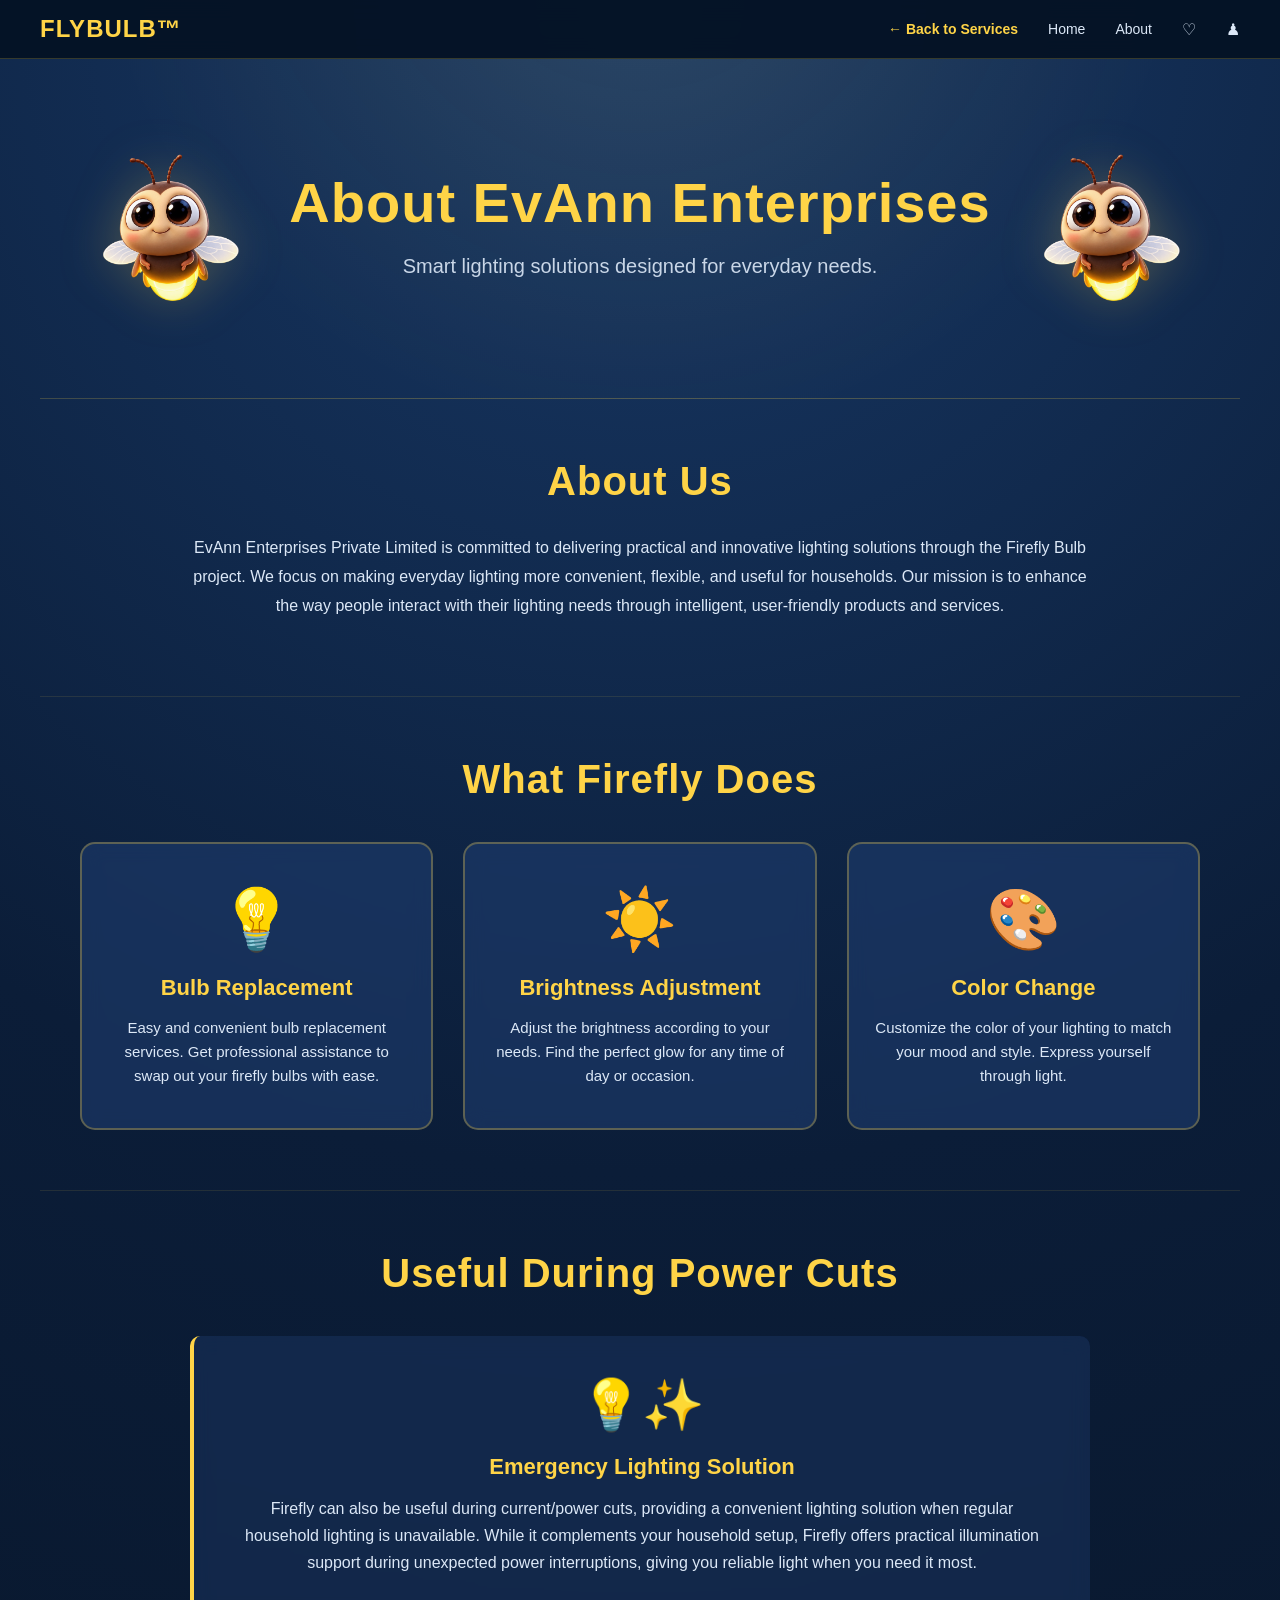
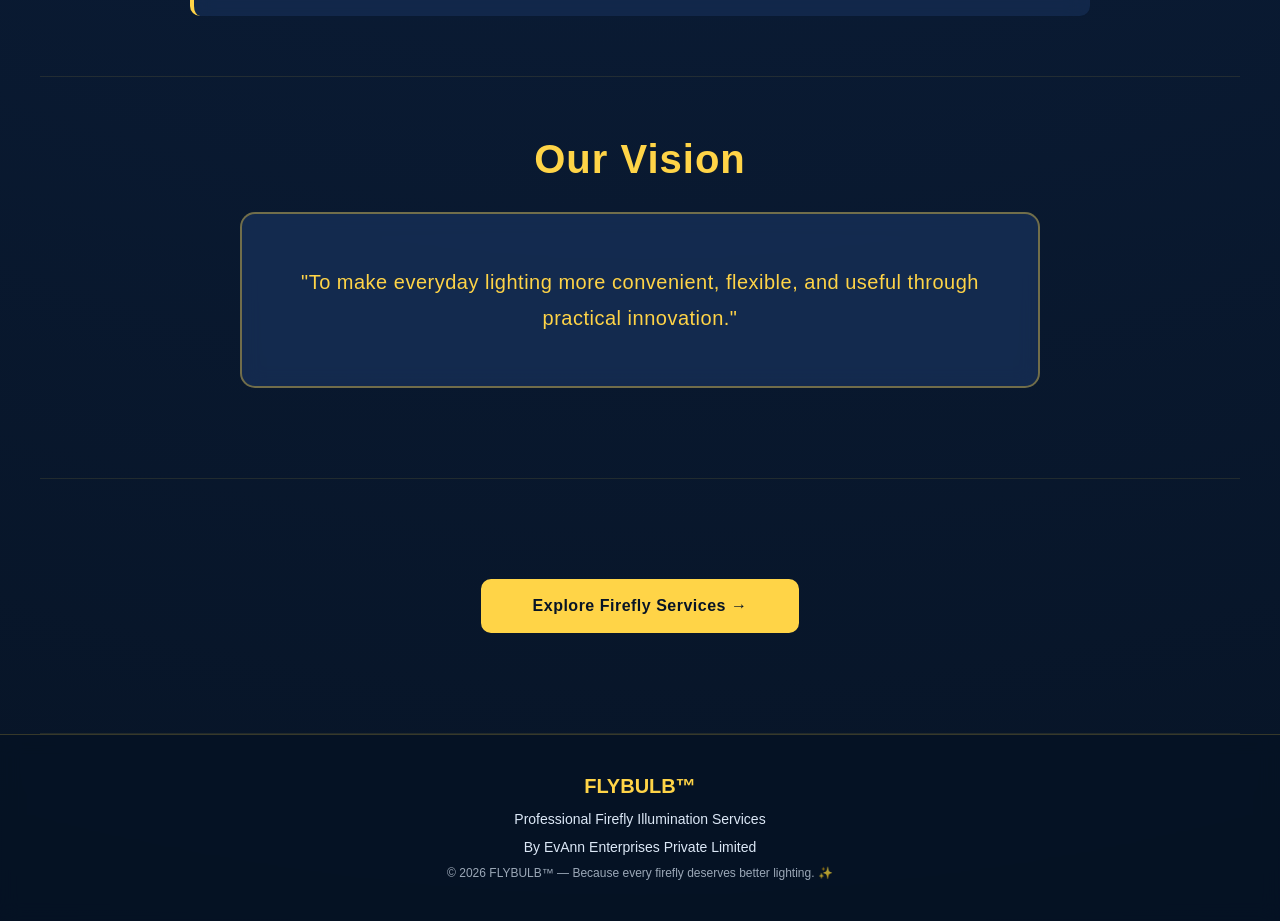
<file: about.html>
<!DOCTYPE html>
<html lang="en">

<head>
    <meta charset="UTF-8">
    <meta name="viewport" content="width=device-width, initial-scale=1.0">
    <title>About EvAnn Enterprises | FLYBULB™</title>

    <style>
        * {
            margin: 0;
            padding: 0;
            box-sizing: border-box;
        }

        body {
            font-family: 'Segoe UI', Tahoma, Geneva, Verdana, sans-serif;
            background: radial-gradient(circle at 50% 0%, #183967 0%, #0b1d38 45%, #071426 100%);
            color: white;
            min-height: 100vh;
            overflow-x: hidden;
        }

        /* ========================================
           NAVIGATION BAR
        ======================================== */

        .navbar {
            background: rgba(5, 18, 36, 0.95);
            backdrop-filter: blur(10px);
            padding: 15px 40px;
            display: flex;
            justify-content: space-between;
            align-items: center;
            border-bottom: 1px solid rgba(255, 212, 71, 0.2);
            position: sticky;
            top: 0;
            z-index: 1000;
        }

        .navbar-logo {
            font-size: 24px;
            font-weight: 800;
            color: #ffd447;
            letter-spacing: 1px;
            text-decoration: none;
            transition: all 0.3s ease;
        }

        .navbar-logo:hover {
            text-shadow: 0 0 15px rgba(255, 212, 71, 0.5);
        }

        .navbar-links {
            display: flex;
            gap: 30px;
            align-items: center;
        }

        .navbar-links a {
            color: #dce8f7;
            text-decoration: none;
            font-size: 14px;
            transition: all 0.3s ease;
            position: relative;
        }

        .navbar-links a.nav-back {
            color: #ffd447;
            font-weight: 600;
        }

        .navbar-links a.nav-back:hover {
            text-shadow: 0 0 10px rgba(255, 212, 71, 0.5);
        }

        .navbar-links a:hover {
            color: #ffd447;
        }

        .navbar-links a.active {
            color: #ffd447;
            font-weight: bold;
        }

        .navbar-links a::after {
            content: '';
            position: absolute;
            bottom: -5px;
            left: 0;
            width: 0;
            height: 2px;
            background: #ffd447;
            transition: width 0.3s ease;
        }

        .navbar-links a:hover::after {
            width: 100%;
        }

        .nav-icon {
            color: #dce8f7;
            font-size: 16px;
            cursor: default;
            transition: all 0.3s ease;
        }

        .nav-icon:hover {
            color: #ffd447;
        }

        /* ========================================
           HERO SECTION
        ======================================== */

        .hero {
            text-align: center;
            padding: 80px 40px;
            background: radial-gradient(circle at 50% -50%, rgba(255, 212, 71, 0.1) 0%, transparent 70%);
            border-bottom: 1px solid rgba(255, 212, 71, 0.2);
        }

        .hero-content {
            max-width: 1200px;
            margin: 0 auto;
            display: grid;
            grid-template-columns: minmax(120px, 0.7fr) auto minmax(120px, 0.7fr);
            align-items: center;
            gap: 30px;
        }

        .hero-logo {
            width: min(100%, 220px);
            justify-self: center;
            filter: drop-shadow(0 0 24px rgba(255, 212, 71, 0.25));
            animation: heroLogoFloat 4s ease-in-out infinite;
        }

        .hero-logo.right {
            animation-delay: 0.8s;
        }

        @keyframes heroLogoFloat {
            0%, 100% {
                transform: translateY(0);
            }

            50% {
                transform: translateY(-8px);
            }
        }

        .hero-copy {
            min-width: 0;
        }

        .hero h1 {
            font-size: 56px;
            color: #ffd447;
            margin-bottom: 20px;
            letter-spacing: 1px;
            animation: glow 3s ease-in-out infinite;
        }

        @keyframes glow {
            0%, 100% {
                text-shadow: 0 0 20px rgba(255, 212, 71, 0.5);
            }

            50% {
                text-shadow: 0 0 40px rgba(255, 212, 71, 0.8);
            }
        }

        .hero p {
            font-size: 20px;
            color: #dce8f7;
            margin-bottom: 10px;
            opacity: 0.9;
        }

        /* ========================================
           SECTION STYLES
        ======================================== */

        section {
            max-width: 1200px;
            margin: 0 auto;
            padding: 60px 40px;
            border-bottom: 1px solid rgba(255, 212, 71, 0.1);
        }

        section h2 {
            font-size: 40px;
            color: #ffd447;
            margin-bottom: 30px;
            text-align: center;
            letter-spacing: 1px;
        }

        section h3 {
            font-size: 24px;
            color: #ffd447;
            margin-bottom: 20px;
        }

        /* ========================================
           ABOUT US SECTION
        ======================================== */

        .about-text {
            font-size: 16px;
            line-height: 1.8;
            color: #dce8f7;
            text-align: center;
            max-width: 900px;
            margin: 0 auto;
        }

        .about-text p {
            margin-bottom: 15px;
        }

        /* ========================================
           WHAT FIREFLY DOES - CARDS
        ======================================== */

        .firefly-cards {
            display: grid;
            grid-template-columns: repeat(auto-fit, minmax(280px, 1fr));
            gap: 30px;
            margin-top: 40px;
        }

        .card {
            background: rgba(30, 60, 110, 0.6);
            border: 2px solid rgba(255, 212, 71, 0.3);
            border-radius: 15px;
            padding: 40px 25px;
            text-align: center;
            cursor: pointer;
            transition: all 0.4s ease;
            backdrop-filter: blur(10px);
            position: relative;
            overflow: hidden;
        }

        .card::before {
            content: '';
            position: absolute;
            top: 0;
            left: -100%;
            width: 100%;
            height: 100%;
            background: radial-gradient(circle at 50% 0%, rgba(255, 212, 71, 0.1), transparent);
            transition: left 0.4s ease;
        }

        .card:hover::before {
            left: 100%;
        }

        .card:hover {
            transform: translateY(-15px);
            border-color: #ffd447;
            background: rgba(30, 60, 110, 0.9);
            box-shadow: 0 15px 40px rgba(255, 212, 71, 0.25);
        }

        .card-icon {
            font-size: 60px;
            margin-bottom: 20px;
            animation: float 3s ease-in-out infinite;
        }

        .card-icon:nth-child(1) {
            animation-delay: 0s;
        }

        .card-icon:nth-child(2) {
            animation-delay: 0.5s;
        }

        .card-icon:nth-child(3) {
            animation-delay: 1s;
        }

        @keyframes float {
            0%, 100% {
                transform: translateY(0px);
            }

            50% {
                transform: translateY(-10px);
            }
        }

        .card h3 {
            font-size: 22px;
            color: #ffd447;
            margin-bottom: 15px;
        }

        .card p {
            font-size: 15px;
            color: #dce8f7;
            line-height: 1.6;
        }

        /* ========================================
           POWER CUTS SECTION
        ======================================== */

        .power-cuts {
            background: rgba(30, 60, 110, 0.4);
            border-left: 4px solid #ffd447;
            border-radius: 10px;
            padding: 40px;
            text-align: center;
            max-width: 900px;
            margin: 40px auto 0;
            backdrop-filter: blur(10px);
        }

        .power-cuts-icon {
            font-size: 50px;
            margin-bottom: 20px;
        }

        .power-cuts h3 {
            font-size: 22px;
            color: #ffd447;
            margin-bottom: 15px;
        }

        .power-cuts p {
            font-size: 16px;
            color: #dce8f7;
            line-height: 1.7;
            margin: 0;
        }

        /* ========================================
           VISION SECTION
        ======================================== */

        .vision-box {
            background: rgba(30, 60, 110, 0.5);
            border: 2px solid rgba(255, 212, 71, 0.4);
            border-radius: 15px;
            padding: 50px 40px;
            text-align: center;
            max-width: 800px;
            margin: 30px auto;
            backdrop-filter: blur(10px);
        }

        .vision-box p {
            font-size: 20px;
            color: #ffd447;
            font-weight: 500;
            line-height: 1.8;
            letter-spacing: 0.5px;
        }

        /* ========================================
           CTA BUTTON
        ======================================== */

        .cta-button-container {
            text-align: center;
            padding: 40px 0;
        }

        .cta-button {
            display: inline-block;
            padding: 16px 50px;
            background-color: #ffd447;
            color: #071426;
            text-decoration: none;
            border-radius: 10px;
            font-weight: bold;
            font-size: 16px;
            transition: all 0.3s ease;
            border: 2px solid #ffd447;
            cursor: pointer;
            letter-spacing: 0.5px;
        }

        .cta-button:hover {
            background-color: transparent;
            color: #ffd447;
            transform: scale(1.05);
            box-shadow: 0 10px 30px rgba(255, 212, 71, 0.3);
        }

        /* ========================================
           FOOTER
        ======================================== */

        footer {
            background: rgba(5, 18, 36, 0.8);
            backdrop-filter: blur(10px);
            padding: 40px 20px;
            text-align: center;
            border-top: 1px solid rgba(255, 212, 71, 0.2);
        }

        footer h3 {
            color: #ffd447;
            margin-bottom: 10px;
            font-size: 20px;
        }

        footer p {
            color: #dce8f7;
            font-size: 14px;
            line-height: 1.6;
            margin-bottom: 5px;
        }

        footer small {
            color: rgba(220, 232, 247, 0.7);
            font-size: 12px;
        }

        /* ========================================
           RESPONSIVE DESIGN
        ======================================== */

        @media (max-width: 768px) {
            .navbar {
                padding: 15px 20px;
                flex-direction: column;
                gap: 15px;
            }

            .navbar-links {
                gap: 15px;
                justify-content: center;
            }

            .navbar-links a {
                font-size: 12px;
            }

            .hero {
                padding: 60px 20px;
            }

            .hero-content {
                grid-template-columns: 1fr 1fr;
                gap: 18px;
            }

            .hero-copy {
                grid-column: 1 / -1;
                grid-row: 1;
            }

            .hero-logo {
                width: min(100%, 150px);
                grid-row: 2;
            }

            .hero h1 {
                font-size: 40px;
            }

            .hero p {
                font-size: 16px;
            }

            section {
                padding: 40px 20px;
            }

            section h2 {
                font-size: 32px;
            }

            .firefly-cards {
                grid-template-columns: 1fr;
                gap: 20px;
            }

            .card {
                padding: 30px 20px;
            }

            .card-icon {
                font-size: 50px;
            }

            .power-cuts {
                padding: 30px 20px;
                margin: 30px 0 0 0;
            }

            .vision-box {
                padding: 30px 20px;
            }

            .vision-box p {
                font-size: 18px;
            }

            .cta-button {
                padding: 14px 40px;
                font-size: 14px;
            }
        }

        @media (max-width: 480px) {
            .hero h1 {
                font-size: 32px;
            }

            .hero p {
                font-size: 14px;
            }

            section h2 {
                font-size: 28px;
            }

            .about-text {
                font-size: 14px;
            }

            .card {
                padding: 25px 15px;
            }

            .card-icon {
                font-size: 45px;
            }

            .card h3 {
                font-size: 18px;
            }

            .card p {
                font-size: 13px;
            }

            .vision-box p {
                font-size: 16px;
            }
        }
    </style>
</head>

<body>
    <!-- ========================================
         NAVBAR
    ======================================== -->

    <nav class="navbar">
        <a href="about.html" class="navbar-logo">FLYBULB™</a>
        <div class="navbar-links">
            <a href="index.html" class="nav-back">← Back to Services</a>
            <a href="/assets/index.html">Home</a>
            <a href="about.html">About</a>
            <span class="nav-icon">♡</span>
            <span class="nav-icon">♟</span>
        </div>
    </nav>

    <!-- ========================================
         HERO SECTION
    ======================================== -->

    <section class="hero">
        <div class="hero-content">
            <img class="hero-logo"
                 src="Bulbreplacement/images/logo.png"
                 alt="FLYBULB Firefly logo">

            <div class="hero-copy">
                <h1>About EvAnn Enterprises</h1>
                <p>Smart lighting solutions designed for everyday needs.</p>
            </div>

            <img class="hero-logo right"
                 src="Bulbreplacement/images/logo.png"
                 alt="FLYBULB Firefly logo">
        </div>
    </section>

    <!-- ========================================
         ABOUT US SECTION
    ======================================== -->

    <section id="about">
        <h2>About Us</h2>
        <div class="about-text">
            <p>
                EvAnn Enterprises Private Limited is committed to delivering practical and innovative lighting solutions
                through the Firefly Bulb project. We focus on making everyday lighting more convenient, flexible, and
                useful for households. Our mission is to enhance the way people interact with their lighting needs through
                intelligent, user-friendly products and services.
            </p>
        </div>
    </section>

    <!-- ========================================
         WHAT FIREFLY DOES SECTION
    ======================================== -->

    <section id="what-firefly">
        <h2>What Firefly Does</h2>
        <div class="firefly-cards">
            <!-- Card 1: Bulb Replacement -->
            <div class="card">
                <div class="card-icon">💡</div>
                <h3>Bulb Replacement</h3>
                <p>Easy and convenient bulb replacement services. Get professional assistance to swap out your firefly bulbs
                    with ease.</p>
            </div>

            <!-- Card 2: Brightness Adjustment -->
            <div class="card">
                <div class="card-icon">☀️</div>
                <h3>Brightness Adjustment</h3>
                <p>Adjust the brightness according to your needs. Find the perfect glow for any time of day or occasion.</p>
            </div>

            <!-- Card 3: Color Change -->
            <div class="card">
                <div class="card-icon">🎨</div>
                <h3>Color Change</h3>
                <p>Customize the color of your lighting to match your mood and style. Express yourself through light.</p>
            </div>
        </div>
    </section>

    <!-- ========================================
         POWER CUTS SECTION
    ======================================== -->

    <section id="power-cuts">
        <h2>Useful During Power Cuts</h2>
        <div class="power-cuts">
            <div class="power-cuts-icon">💡✨</div>
            <h3>Emergency Lighting Solution</h3>
            <p>
                Firefly can also be useful during current/power cuts, providing a convenient lighting solution when regular
                household lighting is unavailable. While it complements your household setup, Firefly offers practical
                illumination support during unexpected power interruptions, giving you reliable light when you need it most.
            </p>
        </div>
    </section>

    <!-- ========================================
         OUR VISION SECTION
    ======================================== -->

    <section id="vision">
        <h2>Our Vision</h2>
        <div class="vision-box">
            <p>
                "To make everyday lighting more convenient, flexible, and useful through practical innovation."
            </p>
        </div>
    </section>

    <!-- ========================================
         CTA SECTION
    ======================================== -->

    <section>
        <div class="cta-button-container">
            <button class="cta-button" onclick="goToServices()">Explore Firefly Services →</button>
        </div>
    </section>

    <!-- ========================================
         FOOTER
    ======================================== -->

    <footer>
        <h3>FLYBULB™</h3>
        <p>Professional Firefly Illumination Services</p>
        <p>By EvAnn Enterprises Private Limited</p>
        <small>© 2026 FLYBULB™ — Because every firefly deserves better lighting. ✨</small>
    </footer>

    <!-- ========================================
         JAVASCRIPT
    ======================================== -->

    <script>
        /* =========================================
           NAVIGATION FUNCTION
        ========================================= */

        function goToServices() {
            window.location.href = "FLYBULB/FLYBULB/assets/index.html#services";
        }

        /* =========================================
           SMOOTH SCROLLING FOR NAV LINKS
        ========================================= */

        document.querySelectorAll('.navbar-links a').forEach(link => {
            link.addEventListener('click', function (e) {
                const href = this.getAttribute('href');
                
                if (href.startsWith('#')) {
                    e.preventDefault();
                    const section = document.querySelector(href);
                    if (section) {
                        section.scrollIntoView({ behavior: 'smooth' });
                    }
                } else if (href === 'index.html') {
                    window.location.href = href;
                }
            });
        });

        /* =========================================
           CARD ANIMATION ON SCROLL
        ========================================= */

        const cards = document.querySelectorAll('.card');

        const observer = new IntersectionObserver((entries) => {
            entries.forEach(entry => {
                if (entry.isIntersecting) {
                    entry.target.style.opacity = '1';
                    entry.target.style.transform = 'translateY(0)';
                }
            });
        }, { threshold: 0.1 });

        cards.forEach(card => {
            card.style.opacity = '0';
            card.style.transform = 'translateY(20px)';
            card.style.transition = 'all 0.6s ease';
            observer.observe(card);
        });
    </script>
</body>

</html>
</file>
<file: assets/style.css>
/* =========================================================
   FLYBULB™ — MAIN STYLESHEET
   ========================================================= */


/* =========================================================
   RESET
   ========================================================= */

* {
    margin: 0;
    padding: 0;
    box-sizing: border-box;
}

html {
    scroll-behavior: smooth;
}

body {
    font-family: "Segoe UI", Arial, sans-serif;
    background: #f8fff9;
    color: #18231d;
    min-height: 100vh;
}


/* =========================================================
   COMMON
   ========================================================= */

.hidden {
    display: none !important;
}

.page {
    min-height: 100vh;
}


/* =========================================================
   NAVIGATION
   ========================================================= */

.navbar {
    height: 68px;
    width: 100%;
    padding: 0 6%;
    display: flex;
    align-items: center;
    justify-content: space-between;

    background: rgba(255, 255, 255, 0.92);
    border-bottom: 1px solid #e5eee8;

    position: relative;
    z-index: 100;
}

.navbar-logo {
    font-size: 21px;
    font-weight: 800;
    letter-spacing: 2px;
    color: #15231a;
}

.navbar-links {
    display: flex;
    align-items: center;
    gap: 28px;
}

.navbar-links a {
    color: #34453b;
    text-decoration: none;
    font-size: 14px;
    font-weight: 500;

    transition:
        color 0.2s ease,
        transform 0.2s ease;
}

.navbar-links a:hover {
    color: #7c9d86;
    transform: translateY(-1px);
}

.nav-back {
    color: #60786a !important;
}

.nav-icon {
    font-size: 19px;
    color: #5e7567;
    cursor: pointer;
    transition: transform 0.2s ease;
}

.nav-icon:hover {
    transform: scale(1.15);
}


/* =========================================================
   WELCOME PAGE
   ========================================================= */

#welcomePage {
    min-height: calc(100vh - 68px);
    display: flex;
    align-items: center;

    background:
        radial-gradient(
            circle at 85% 45%,
            rgba(213, 241, 220, 0.55),
            transparent 35%
        ),
        #f8fff9;
}

.welcome-wrapper {
    width: 88%;
    max-width: 1250px;
    margin: 0 auto;

    display: grid;
    grid-template-columns: 0.9fr 1.1fr;
    align-items: center;
    gap: 65px;

    padding: 45px 0;
}


/* =========================================================
   WELCOME LEFT CONTENT
   ========================================================= */

.welcome-content {
    max-width: 520px;
}

.company-name {
    font-size: 13px;
    font-weight: 700;
    letter-spacing: 3px;
    color: #718779;
    margin-bottom: 28px;
}

.company-name span,
.welcome-content h1 span,
.website-logo span {
    font-size: 0.42em;
    vertical-align: super;
    letter-spacing: 0;
}

.welcome-label {
    display: inline-block;

    font-size: 13px;
    font-weight: 600;
    color: #718779;

    margin-bottom: 10px;
}

.welcome-content h1 {
    font-size: clamp(46px, 6vw, 78px);
    line-height: 0.95;
    letter-spacing: -3px;
    font-weight: 800;
    color: #17251c;

    margin-bottom: 18px;
}

.welcome-content h2 {
    font-size: clamp(22px, 2.5vw, 31px);
    line-height: 1.2;
    font-weight: 500;

    color: #5d7565;
    margin-bottom: 17px;
}

.welcome-text {
    max-width: 430px;

    font-size: 16px;
    line-height: 1.7;
    color: #718078;

    margin-bottom: 30px;
}


/* =========================================================
   ACCOUNT BOX
   ========================================================= */

.account-box {
    padding-top: 5px;
}

.account-box > p {
    font-size: 13px;
    color: #718078;
    margin-bottom: 11px;
}

.account-buttons {
    display: flex;
    gap: 11px;
}

.welcome-btn {
    border: none;
    border-radius: 10px;

    padding: 13px 24px;

    font-family: inherit;
    font-size: 14px;
    font-weight: 650;

    cursor: pointer;

    transition:
        transform 0.2s ease,
        box-shadow 0.2s ease,
        background 0.2s ease;
}

.welcome-btn:hover {
    transform: translateY(-2px);
}

.login-button {
    background: #1f3025;
    color: white;

    box-shadow: 0 7px 20px rgba(31, 48, 37, 0.14);
}

.login-button:hover {
    background: #2d4434;
    box-shadow: 0 10px 25px rgba(31, 48, 37, 0.19);
}

.register-button {
    background: white;
    color: #34483a;

    border: 1px solid #d7e4da;
}

.register-button:hover {
    background: #f2faf4;
}


/* =========================================================
   WELCOME VIDEO
   ========================================================= */

.welcome-video-section {
    width: 100%;
}

.video-container {
    width: 100%;
    max-width: 620px;
    margin-left: auto;

    overflow: hidden;
    border-radius: 24px;

    background: #dceee0;

    box-shadow:
        0 25px 65px rgba(53, 79, 60, 0.13);

    aspect-ratio: 16 / 10;
}

.welcome-video {
    display: block;

    width: 100%;
    height: 100%;

    object-fit: cover;
}


/* =========================================================
   LOGIN / REGISTER PAGE
   ========================================================= */

#loginPage,
#registerPage {
    min-height: calc(100vh - 68px);

    display: flex;
    justify-content: center;
    align-items: center;

    padding: 35px 20px;

    background:
        radial-gradient(
            circle at 50% 20%,
            #edf8f0,
            transparent 55%
        ),
        #f8fff9;
}

.form-card {
    width: 100%;
    max-width: 430px;

    background: rgba(255, 255, 255, 0.95);

    border: 1px solid #e1ece4;
    border-radius: 20px;

    padding: 36px 38px;

    box-shadow:
        0 20px 60px rgba(48, 71, 55, 0.09);
}

.auth-logo-panel {
    width: min(38vw, 390px);
    display: flex;
    align-items: center;
    justify-content: center;
    padding: 30px;
}

.auth-logo-panel img {
    width: min(100%, 330px);
    height: auto;
    filter: drop-shadow(0 0 30px rgba(255, 211, 78, 0.2));
    animation: authLogoFloat 4s ease-in-out infinite;
}

@keyframes authLogoFloat {
    0%, 100% {
        transform: translateY(0);
    }

    50% {
        transform: translateY(-10px);
    }
}

.form-logo {
    font-size: 13px;
    font-weight: 800;
    letter-spacing: 3px;
    color: #6d8575;

    margin-bottom: 22px;
}

.form-card h1 {
    font-size: 30px;
    line-height: 1.2;
    color: #18251c;

    margin-bottom: 9px;
}

.form-subtitle {
    color: #7a887f;
    font-size: 14px;
    line-height: 1.5;

    margin-bottom: 27px;
}


/* =========================================================
   INPUTS
   ========================================================= */

.input-group {
    margin-bottom: 17px;
}

.input-group label {
    display: block;

    font-size: 13px;
    font-weight: 650;
    color: #415448;

    margin-bottom: 7px;
}

.input-group input {
    width: 100%;

    padding: 12px 14px;

    border: 1px solid #dce7df;
    border-radius: 9px;

    background: #fbfefc;

    color: #1c2920;
    font-family: inherit;
    font-size: 14px;

    outline: none;

    transition:
        border-color 0.2s ease,
        box-shadow 0.2s ease,
        background 0.2s ease;
}

.input-group input:focus {
    border-color: #9db5a3;

    background: white;

    box-shadow:
        0 0 0 3px rgba(157, 181, 163, 0.13);
}

.input-group input::placeholder {
    color: #a2ada6;
}


/* =========================================================
   FORM BUTTON
   ========================================================= */

.form-button {
    width: 100%;

    border: none;
    border-radius: 10px;

    padding: 13px 18px;

    margin-top: 5px;

    background: #1f3025;
    color: white;

    font-family: inherit;
    font-size: 14px;
    font-weight: 650;

    cursor: pointer;

    transition:
        background 0.2s ease,
        transform 0.2s ease,
        box-shadow 0.2s ease;
}

.form-button:hover {
    background: #2c4434;
    transform: translateY(-1px);

    box-shadow:
        0 8px 20px rgba(31, 48, 37, 0.15);
}


/* =========================================================
   SWITCH / BACK
   ========================================================= */

.switch-text {
    text-align: center;

    font-size: 13px;
    color: #7b8980;

    margin-top: 21px;
}

.switch-text button {
    border: none;
    background: none;

    color: #4f6d58;

    font-family: inherit;
    font-size: 13px;
    font-weight: 650;

    cursor: pointer;
}

.switch-text button:hover {
    text-decoration: underline;
}

.back-button {
    display: block;

    margin: 20px auto 0;

    border: none;
    background: none;

    color: #7b8980;

    font-family: inherit;
    font-size: 13px;

    cursor: pointer;
}

.back-button:hover {
    color: #405647;
}


/* =========================================================
   MAIN WEBSITE HEADER
   ========================================================= */

.website-header {
    height: 70px;

    display: flex;
    align-items: center;
    justify-content: space-between;

    padding: 0 6%;

    background: white;

    border-bottom: 1px solid #e5eee8;
}

.website-logo {
    font-size: 21px;
    font-weight: 800;
    letter-spacing: 2px;
    color: #18251c;
}

.logout-btn {
    border: 1px solid #d9e5dc;
    border-radius: 8px;

    background: white;
    color: #53665a;

    padding: 9px 17px;

    font-family: inherit;
    font-size: 13px;
    font-weight: 600;

    cursor: pointer;

    transition: all 0.2s ease;
}

.logout-btn:hover {
    background: #f2f8f4;
    border-color: #c5d7ca;
}


/* =========================================================
   DASHBOARD
   ========================================================= */

.dashboard {
    width: 88%;
    max-width: 1200px;

    margin: 0 auto;

    padding: 65px 0 80px;
}

.dashboard-welcome {
    text-align: center;
    position: relative;

    margin-bottom: 58px;
}

.services-logo {
    position: absolute;
    top: -42px;
    right: 3%;
    width: min(20vw, 220px);
    height: auto;
    filter: drop-shadow(0 0 24px rgba(255, 211, 78, 0.2));
    animation: authLogoFloat 4s ease-in-out infinite;
}

.dashboard-welcome small {
    font-size: 11px;
    font-weight: 700;

    letter-spacing: 2px;

    color: #789080;
}

.dashboard-welcome h1 {
    margin-top: 12px;

    font-size: clamp(34px, 4vw, 48px);
    line-height: 1.15;

    color: #18251c;
}

.dashboard-welcome h1 span {
    color: #607b69;
}

.dashboard-welcome p {
    margin-top: 13px;

    color: #7a887f;
    font-size: 15px;
}


/* =========================================================
   SERVICES
   ========================================================= */

.services-title {
    text-align: center;

    margin-bottom: 30px;
}

.services-title h2 {
    font-size: 27px;
    color: #1d2c22;

    margin-bottom: 7px;
}

.services-title p {
    font-size: 14px;
    color: #7a887f;
}

.services-row {
    display: grid;

    grid-template-columns:
        repeat(3, minmax(0, 1fr));

    gap: 18px;
}

.service-box {
    min-height: 300px;

    display: flex;
    flex-direction: column;
    justify-content: space-between;

    padding: 28px;

    background: white;

    border: 1px solid #e1ebe4;
    border-radius: 17px;

    box-shadow:
        0 12px 35px rgba(46, 68, 52, 0.055);

    transition:
        transform 0.25s ease,
        box-shadow 0.25s ease,
        border-color 0.25s ease;
}

.service-box:hover {
    transform: translateY(-5px);

    border-color: #cdddcf;

    box-shadow:
        0 18px 45px rgba(46, 68, 52, 0.10);
}

.service-icon {
    width: 48px;
    height: 48px;

    display: flex;
    align-items: center;
    justify-content: center;

    border-radius: 12px;

    background: #eff8f1;

    font-size: 23px;

    margin-bottom: 22px;
}

.service-box h3 {
    font-size: 19px;
    color: #25352a;

    margin-bottom: 10px;
}

.service-box p {
    font-size: 14px;
    line-height: 1.65;

    color: #78867d;
}

.service-button {
    width: 100%;

    display: flex;
    align-items: center;
    justify-content: center;

    margin-top: 25px;

    padding: 11px 15px;

    border: 1px solid #d6e3d9;
    border-radius: 9px;

    background: #f8fcf9;
    color: #405848;

    font-family: inherit;
    font-size: 13px;
    font-weight: 650;

    text-decoration: none;

    cursor: pointer;

    transition:
        background 0.2s ease,
        border-color 0.2s ease,
        transform 0.2s ease;
}

.service-button:hover {
    background: #edf7ef;
    border-color: #c4d8c9;

    transform: translateY(-1px);
}


/* =========================================================
   FOOTER
   ========================================================= */

footer {
    text-align: center;

    padding: 45px 20px;

    background: #eef7f0;

    border-top: 1px solid #dfebe1;
}

footer h3 {
    font-size: 17px;

    letter-spacing: 2px;

    color: #26372b;

    margin-bottom: 9px;
}

footer p {
    font-size: 13px;
    line-height: 1.6;

    color: #748279;

    margin-bottom: 4px;
}

footer small {
    display: block;

    margin-top: 17px;

    font-size: 11px;
    color: #89968e;
}


/* =========================================================
   POPUP OVERLAY
   ========================================================= */

.popup-overlay {
    position: fixed;

    inset: 0;

    display: flex;
    align-items: center;
    justify-content: center;

    padding: 20px;

    background: rgba(22, 35, 26, 0.42);

    backdrop-filter: blur(5px);

    opacity: 0;
    visibility: hidden;

    transition:
        opacity 0.25s ease,
        visibility 0.25s ease;

    z-index: 9999;
}

.popup-overlay.active {
    opacity: 1;
    visibility: visible;
}

.popup-box {
    position: relative;

    width: 100%;
    max-width: 390px;

    padding: 34px 30px 30px;

    background: white;

    border-radius: 18px;

    text-align: center;

    box-shadow:
        0 25px 70px rgba(21, 38, 27, 0.2);

    transform: translateY(10px) scale(0.98);

    transition: transform 0.25s ease;
}

.popup-overlay.active .popup-box {
    transform: translateY(0) scale(1);
}

.popup-close {
    position: absolute;

    top: 12px;
    right: 14px;

    width: 30px;
    height: 30px;

    border: none;
    background: transparent;

    color: #819087;

    font-size: 25px;
    line-height: 1;

    cursor: pointer;
}

.popup-icon {
    font-size: 36px;

    margin-bottom: 13px;
}

.popup-box h2 {
    font-size: 23px;

    color: #1d2d22;

    margin-bottom: 10px;
}

.popup-box p {
    white-space: pre-line;

    font-size: 14px;
    line-height: 1.6;

    color: #738078;

    margin-bottom: 22px;
}

.popup-button {
    border: none;
    border-radius: 9px;

    background: #1f3025;
    color: white;

    padding: 11px 25px;

    font-family: inherit;
    font-size: 13px;
    font-weight: 650;

    cursor: pointer;

    transition: background 0.2s ease;
}

.popup-button:hover {
    background: #2d4434;
}


/* =========================================================
   RESPONSIVE — TABLET
   ========================================================= */

@media (max-width: 900px) {

    .welcome-wrapper {
        grid-template-columns: 1fr;
        gap: 40px;

        width: 86%;
    }

    .welcome-content {
        max-width: 650px;
    }

    .welcome-video-section {
        max-width: 650px;
    }

    .video-container {
        margin: 0;
    }

    .services-row {
        grid-template-columns: 1fr;
    }

    .service-box {
        min-height: 250px;
    }
}


/* =========================================================
   RESPONSIVE — MOBILE
   ========================================================= */

@media (max-width: 650px) {

    .navbar {
        height: auto;
        min-height: 62px;

        padding: 14px 5%;

        gap: 15px;
    }

    .navbar-links {
        gap: 12px;
    }

    .navbar-links a {
        font-size: 12px;
    }

    .nav-back {
        display: none;
    }

    .nav-icon {
        display: none;
    }


    #welcomePage {
        min-height: calc(100vh - 62px);
    }

    .welcome-wrapper {
        width: 90%;

        padding: 35px 0 45px;

        gap: 30px;
    }

    .company-name {
        margin-bottom: 20px;
    }

    .welcome-content h1 {
        font-size: 52px;
        letter-spacing: -2px;
    }

    .welcome-content h2 {
        font-size: 23px;
    }

    .welcome-text {
        font-size: 14px;
        line-height: 1.6;
    }

    .account-buttons {
        width: 100%;
    }

    .welcome-btn {
        flex: 1;
        padding: 12px 15px;
    }

    .video-container {
        border-radius: 17px;
        aspect-ratio: 16 / 11;
    }


    .form-card {
        padding: 30px 24px;
    }

    .form-card h1 {
        font-size: 27px;
    }


    .website-header {
        padding: 0 5%;
    }

    .dashboard {
        width: 90%;
        padding: 45px 0 60px;
    }

    .dashboard-welcome {
        margin-bottom: 45px;
    }

    .dashboard-welcome h1 {
        font-size: 34px;
    }

    .services-logo {
        position: static;
        display: block;
        width: min(42vw, 180px);
        margin: 0 auto 20px;
    }

    .service-box {
        padding: 24px;
    }

    footer {
        padding: 38px 18px;
    }
}


/* =========================================================
   VERY SMALL SCREENS
   ========================================================= */

@media (max-width: 400px) {

    .navbar-logo,
    .website-logo {
        font-size: 17px;
    }

    .navbar-links {
        gap: 8px;
    }

    .navbar-links a {
        font-size: 11px;
    }

    .welcome-content h1 {
        font-size: 45px;
    }

    .account-buttons {
        flex-direction: column;
    }

    .welcome-btn {
        width: 100%;
    }
}

/* =========================================================
   FIREFLY NAVY AND GOLD THEME
========================================================= */

body {
    background: #08233d;
    color: #ffffff;
}

.navbar,
.website-header {
    background: rgba(6, 27, 49, 0.96);
    border-color: rgba(255, 211, 78, 0.22);
}

.navbar-logo,
.website-logo {
    color: #ffd34e;
}

.navbar-links a,
.nav-icon {
    color: #dce9f5;
}

.navbar-links a:hover,
.nav-icon:hover,
.nav-back {
    color: #ffd34e !important;
}

#loginPage,
#registerPage,
#websitePage {
    background: #08233d;
}

.website-header {
    color: #ffffff;
}

.logout-btn {
    background: transparent;
    border-color: rgba(255, 211, 78, 0.55);
    color: #ffd34e;
}

.logout-btn:hover {
    background: rgba(255, 211, 78, 0.1);
    border-color: #ffd34e;
}

.dashboard-welcome small,
.dashboard-welcome p,
.services-title p,
.service-box p,
footer p,
footer small {
    color: #8fb5d9;
}

.dashboard-welcome h1,
.services-title h2,
.service-box h3,
footer h3 {
    color: #ffffff;
}

.dashboard-welcome h1 span {
    color: #ffd34e;
}

.service-box {
    background: rgba(10, 40, 67, 0.96);
    border-color: rgba(255, 211, 78, 0.28);
    box-shadow: 0 12px 35px rgba(0, 0, 0, 0.24);
}

.service-box:hover {
    border-color: #ffd34e;
    box-shadow: 0 18px 45px rgba(255, 211, 78, 0.14);
}

.service-icon {
    background: rgba(255, 211, 78, 0.12);
}

.service-button {
    background: #ffd34e;
    border-color: #ffd34e;
    color: #08233d;
}

.service-button:hover {
    background: transparent;
    border-color: #ffd34e;
    color: #ffd34e;
}

footer {
    background: #061b31;
    border-color: rgba(255, 211, 78, 0.22);
}

@media (min-width: 701px) {
    .services-row {
        grid-template-columns: repeat(3, minmax(0, 1fr));
    }
}

.services-title h2 {
    font-size: 32px;
}

.services-title p {
    font-size: 16px;
}

.service-icon {
    width: 54px;
    height: 54px;
    font-size: 26px;
}

.service-box h3 {
    font-size: 22px;
}

.service-box p {
    font-size: 15px;
}

.service-button {
    padding: 13px 15px;
    font-size: 14px;
}
</file>
<file: brightnessadjustment/style.css>
/* ========================================
   FLYBULB™
   COMPLETE SINGLE PAGE STYLES
======================================== */


/* ========================================
   RESET
======================================== */

* {
    margin: 0;
    padding: 0;
    box-sizing: border-box;
}


html {
    scroll-behavior: smooth;
}


body {
    min-height: 100vh;

    font-family:
        Arial,
        Helvetica,
        sans-serif;

    color: #ffffff;

    background:
        radial-gradient(
            circle at 50% -10%,
            #1e527d 0%,
            #123a5f 28%,
            #092746 55%,
            #04172c 100%
        );

    overflow-x: hidden;
}


/* ========================================
   SERVICES NAVIGATION
======================================== */

/* Navbar */
.navbar {
    background: rgba(5, 18, 36, 0.95);
    backdrop-filter: blur(10px);
    padding: 15px 40px;
    display: flex;
    justify-content: space-between;
    align-items: center;
    border-bottom: 1px solid rgba(255, 212, 71, 0.2);
    position: sticky;
    top: 0;
    z-index: 1000;
}

.navbar-logo {
    font-size: 20px;
    font-weight: 800;
    color: #ffd447;
    letter-spacing: 1px;
}

.navbar-links {
    display: flex;
    gap: 20px;
    align-items: center;
}

.navbar-links a {
    color: #dce8f7;
    text-decoration: none;
    font-size: 14px;
    transition: all 0.3s ease;
}

.navbar-links a.nav-back {
    color: #ffd447;
    font-weight: 600;
}

.navbar-links a.nav-back:hover {
    text-shadow: 0 0 10px rgba(255, 212, 71, 0.5);
}

.navbar-links a:hover {
    color: #ffd447;
}

.nav-icon {
    color: #dce8f7;
    font-size: 16px;
    cursor: default;
    transition: all 0.3s ease;
}

.nav-icon:hover {
    color: #ffd447;
}

.services-nav {
    position: fixed;
    top: 20px;
    left: 20px;
    z-index: 1000;
}

.back-link {
    display: inline-block;
    padding: 10px 20px;
    background-color: rgba(255, 212, 71, 0.15);
    color: #ffd447;
    text-decoration: none;
    border: 2px solid #ffd447;
    border-radius: 8px;
    font-weight: bold;
    font-size: 14px;
    transition: all 0.3s ease;
    cursor: pointer;
    font-family: inherit;
}

.back-link:hover {
    background-color: #ffd447;
    color: #071426;
    transform: translateX(-5px);
}


/* ========================================
   BACKGROUND GLOW
======================================== */

body::before {
    content: "";

    position: fixed;

    width: 500px;
    height: 500px;

    top: -250px;
    left: 50%;

    transform: translateX(-50%);

    background:
        rgba(255, 211, 77, 0.08);

    filter: blur(100px);

    border-radius: 50%;

    pointer-events: none;

    z-index: -1;
}


/* ========================================
   MAIN PAGE
======================================== */

.brightness-page {

    width: 100%;

    max-width: 1200px;

    margin: auto;

    padding:
        65px 30px 90px;

}


/* ========================================
   INTRO
======================================== */

.intro {

    text-align: center;

    margin-bottom: 48px;

}


.intro h1 {

    font-size:
        clamp(28px, 4vw, 48px);

    line-height: 1.25;

    font-weight: 900;

    letter-spacing: -0.5px;

    color: #ffffff;

    text-shadow:
        0 0 25px rgba(255, 211, 77, 0.12);

}


.intro p {

    margin-top: 20px;

    max-width: 650px;

    margin-left: auto;
    margin-right: auto;

    color: #a9bfd3;

    font-size: 17px;

    line-height: 1.7;

}


/* ========================================
   BEFORE / AFTER
======================================== */

.comparison-section {

    display: grid;

    grid-template-columns:
        repeat(2, 1fr);

    gap: 25px;

    margin-bottom: 35px;

}


.image-box {

    padding: 20px;

    border-radius: 24px;

    background:
        linear-gradient(
            145deg,
            rgba(23, 65, 99, 0.85),
            rgba(6, 27, 49, 0.9)
        );

    border:
        1px solid
        rgba(255, 211, 77, 0.35);

    box-shadow:
        0 20px 55px
        rgba(0, 0, 0, 0.28);

    transition:
        transform 0.3s ease,
        border-color 0.3s ease,
        box-shadow 0.3s ease;

}


.image-box:hover {

    transform:
        translateY(-6px);

    border-color:
        rgba(255, 211, 77, 0.65);

    box-shadow:
        0 25px 60px
        rgba(0, 0, 0, 0.38),
        0 0 30px
        rgba(255, 211, 77, 0.08);

}


.image-box h2 {

    text-align: center;

    margin-bottom: 18px;

    font-size: 19px;

    color: #ffd34d;

}


.image-box img {

    display: block;

    width: 100%;

    height: 350px;

    object-fit: contain;

    border-radius: 17px;

    background:
        #06172b;

    transition:
        transform 0.3s ease;

}


.image-box:hover img {

    transform:
        scale(1.025);

}


/* ========================================
   SLIDER SECTION
======================================== */

.slider-section {

    padding: 32px;

    margin-bottom: 40px;

    border-radius: 24px;

    text-align: center;

    background:
        linear-gradient(
            145deg,
            rgba(18, 57, 89, 0.9),
            rgba(7, 29, 51, 0.95)
        );

    border:
        1px solid
        rgba(255, 211, 77, 0.35);

    box-shadow:
        0 20px 55px
        rgba(0, 0, 0, 0.25);

}


.slider-section h2 {

    margin-bottom: 28px;

    font-size: 23px;

    color: #ffffff;

}


#brightnessValue {

    color: #ffd34d;

    font-size: 29px;

    font-weight: 900;

    margin-left: 5px;

}


/* ========================================
   SLIDER
======================================== */

#brightnessSlider {

    width: 90%;

    height: 9px;

    appearance: none;

    -webkit-appearance: none;

    border-radius: 20px;

    outline: none;

    cursor: pointer;

    background:
        linear-gradient(
            90deg,
            #ffd34d,
            #fff0a8
        );

    box-shadow:
        0 0 18px
        rgba(255, 211, 77, 0.22);

}


/* CHROME / EDGE / SAFARI */

#brightnessSlider::-webkit-slider-thumb {

    appearance: none;

    -webkit-appearance: none;

    width: 27px;

    height: 27px;

    border-radius: 50%;

    background:
        #ffd34d;

    border:
        4px solid #ffffff;

    cursor: grab;

    box-shadow:
        0 0 20px
        rgba(255, 211, 77, 0.85);

    transition:
        transform 0.2s ease;

}


#brightnessSlider::-webkit-slider-thumb:hover {

    transform:
        scale(1.2);

}


/* FIREFOX */

#brightnessSlider::-moz-range-thumb {

    width: 21px;

    height: 21px;

    border-radius: 50%;

    background:
        #ffd34d;

    border:
        3px solid #ffffff;

    cursor: grab;

    box-shadow:
        0 0 20px
        rgba(255, 211, 77, 0.85);

}


/* ========================================
   SLIDER LABELS
======================================== */

.slider-labels {

    width: 90%;

    margin:
        14px auto 0;

    display: flex;

    justify-content:
        space-between;

    color: #7894ad;

    font-size: 13px;

}


/* ========================================
   ORDER / GLOW WORKERS
======================================== */

.order-section {

    width: 100%;

    max-width: 800px;

    margin:
        0 auto 45px;

    padding: 35px;

    border-radius: 27px;

    background:
        linear-gradient(
            145deg,
            rgba(24, 65, 99, 0.96),
            rgba(7, 28, 50, 0.98)
        );

    border:
        1px solid
        rgba(255, 211, 77, 0.42);

    box-shadow:
        0 25px 70px
        rgba(0, 0, 0, 0.32);

}


.order-section > h2 {

    text-align: center;

    margin-bottom: 30px;

    font-size: 27px;

    color: #ffd34d;

}


/* ========================================
   FORM GROUP
======================================== */

.form-group {

    margin-bottom: 23px;

}


.form-group label {

    display: block;

    margin-bottom: 9px;

    color: #dce8f3;

    font-size: 15px;

    font-weight: 700;

}


/* ========================================
   INPUTS
======================================== */

.form-group input[type="text"],
.form-group textarea {

    width: 100%;

    padding: 15px 17px;

    border:
        1px solid
        rgba(255, 211, 77, 0.2);

    border-radius: 14px;

    outline: none;

    background:
        rgba(3, 18, 35, 0.6);

    color: #ffffff;

    font-size: 15px;

    transition:
        border-color 0.25s ease,
        box-shadow 0.25s ease;

}


.form-group input[type="text"]::placeholder,
.form-group textarea::placeholder {

    color: #6f879d;

}


.form-group input[type="text"]:focus,
.form-group textarea:focus {

    border-color:
        #ffd34d;

    box-shadow:
        0 0 18px
        rgba(255, 211, 77, 0.12);

}


.form-group textarea {

    min-height: 120px;

    resize: vertical;

    font-family:
        Arial,
        Helvetica,
        sans-serif;

}


/* ========================================
   PAYMENT OPTIONS
======================================== */

.payment-options {

    display: grid;

    grid-template-columns:
        repeat(3, 1fr);

    gap: 12px;

}


.payment-option {

    padding: 15px;

    display: flex;

    align-items: center;

    justify-content: center;

    gap: 8px;

    border-radius: 14px;

    background:
        rgba(4, 20, 38, 0.65);

    border:
        1px solid
        rgba(255, 255, 255, 0.08);

    color: #c7d6e3;

    cursor: pointer;

    transition:
        0.25s ease;

}


.payment-option:hover {

    border-color:
        rgba(255, 211, 77, 0.5);

    color: #ffd34d;

    transform:
        translateY(-2px);

}


.payment-option input {

    accent-color:
        #ffd34d;

}


/* ========================================
   MAIN BUTTON
======================================== */

.submit-btn {

    width: 100%;

    padding: 17px 22px;

    border: none;

    border-radius: 35px;

    background:
        linear-gradient(
            135deg,
            #ffd34d,
            #ffe27c
        );

    color: #071b35;

    font-size: 16px;

    font-weight: 900;

    cursor: pointer;

    box-shadow:
        0 8px 25px
        rgba(255, 211, 77, 0.14);

    transition:
        transform 0.25s ease,
        box-shadow 0.25s ease;

}


.submit-btn:hover {

    transform:
        translateY(-3px);

    box-shadow:
        0 14px 35px
        rgba(255, 211, 77, 0.32);

}


.submit-btn:active {

    transform:
        scale(0.98);

}


/* ========================================
   QUOTE
======================================== */

.quote-section {

    max-width: 850px;

    margin:
        0 auto;

    padding:
        28px 32px;

    border-left:
        4px solid #ffd34d;

    border-radius:
        0 18px 18px 0;

    background:
        rgba(255, 211, 77, 0.055);

}


.quote-section p {

    color: #9fb6ca;

    font-size: 15px;

    line-height: 1.8;

    font-style: italic;

}


.quote-section strong {

    color: #ffd34d;

    font-style: normal;

}


/* ==================================================
   GENERAL POPUP
================================================== */

.popup-overlay {

    position: fixed;

    inset: 0;

    display: flex;

    justify-content: center;

    align-items: center;

    padding: 20px;

    background:
        rgba(1, 8, 20, 0.82);

    backdrop-filter:
        blur(13px);

    -webkit-backdrop-filter:
        blur(13px);

    z-index: 99999;

    opacity: 0;

    visibility: hidden;

    transition:
        opacity 0.3s ease,
        visibility 0.3s ease;

}


.popup-overlay.active {

    opacity: 1;

    visibility: visible;

}


.popup-box {

    position: relative;

    width:
        min(92%, 470px);

    padding:
        40px 30px 30px;

    text-align: center;

    border-radius: 28px;

    background:
        linear-gradient(
            145deg,
            #1b466d,
            #071c34
        );

    border:
        2px solid #ff9878;

    box-shadow:
        0 0 35px
        rgba(255, 152, 120, 0.15),
        0 30px 80px
        rgba(0, 0, 0, 0.65);

    transform:
        scale(0.7)
        translateY(40px);

    transition:
        transform 0.5s
        cubic-bezier(
            0.175,
            0.885,
            0.32,
            1.275
        );

}


.popup-overlay.active .popup-box {

    transform:
        scale(1)
        translateY(0);

}


.popup-close {

    position: absolute;

    top: 13px;

    right: 15px;

    width: 35px;

    height: 35px;

    border: none;

    border-radius: 50%;

    background:
        rgba(255,255,255,0.06);

    color: #9db2c6;

    font-size: 25px;

    cursor: pointer;

    transition: 0.25s ease;

}


.popup-close:hover {

    color: white;

    transform:
        rotate(90deg);

}


.popup-icon {

    width: 90px;

    height: 90px;

    margin:
        0 auto 20px;

    display: flex;

    justify-content: center;

    align-items: center;

    border-radius: 50%;

    font-size: 46px;

    background:
        rgba(255, 211, 77, 0.08);

    border:
        1px solid
        rgba(255, 211, 77, 0.3);

}


.popup-box h2 {

    color: #ffad91;

    font-size: 27px;

    margin-bottom: 15px;

}


.popup-box p {

    color: #d6e3ed;

    line-height: 1.7;

    white-space: pre-line;

    margin-bottom: 25px;

}


.popup-button {

    width: 100%;

    padding: 15px;

    border: none;

    border-radius: 30px;

    background: #ffd34d;

    color: #071b35;

    font-weight: 900;

    cursor: pointer;

    transition: 0.25s ease;

}


.popup-button:hover {

    transform:
        translateY(-2px);

    box-shadow:
        0 10px 25px
        rgba(255,211,77,0.3);

}


/* ==================================================
   PAYMENT SUCCESS POPUP
================================================== */

.payment-popup-overlay {

    position: fixed;

    inset: 0;

    display: flex;

    justify-content: center;

    align-items: center;

    padding: 20px;

    background:
        rgba(1, 8, 20, 0.9);

    backdrop-filter:
        blur(18px);

    -webkit-backdrop-filter:
        blur(18px);

    z-index: 100000;

    opacity: 0;

    visibility: hidden;

    transition:
        opacity 0.35s ease,
        visibility 0.35s ease;

}


.payment-popup-overlay.active {

    opacity: 1;

    visibility: visible;

}


/* ========================================
   PAYMENT BOX
======================================== */

.payment-popup-box {

    position: relative;

    width:
        min(94%, 510px);

    padding:
        48px 35px 35px;

    text-align: center;

    overflow: hidden;

    border-radius: 32px;

    background:
        radial-gradient(
            circle at 50% -10%,
            #32658d 0%,
            #153c60 32%,
            #08203a 72%,
            #05172b 100%
        );

    border:
        2px solid #ffd34d;

    box-shadow:
        0 0 35px
        rgba(255,211,77,0.3),
        0 0 100px
        rgba(255,211,77,0.12),
        0 35px 100px
        rgba(0,0,0,0.75);

    transform:
        scale(0.55)
        translateY(70px);

    transition:
        transform 0.65s
        cubic-bezier(
            0.175,
            0.885,
            0.32,
            1.275
        );

}


.payment-popup-overlay.active
.payment-popup-box {

    transform:
        scale(1)
        translateY(0);

}


/* ========================================
   SUCCESS ICON
======================================== */

.payment-success-icon {

    width: 105px;

    height: 105px;

    margin:
        0 auto 22px;

    display: flex;

    justify-content: center;

    align-items: center;

    border-radius: 50%;

    color: #071b35;

    background:
        linear-gradient(
            145deg,
            #ffe27c,
            #ffd34d
        );

    border:
        5px solid
        rgba(255,255,255,0.9);

    font-size: 60px;

    font-weight: 900;

    box-shadow:
        0 0 25px
        rgba(255,211,77,0.6),
        0 0 60px
        rgba(255,211,77,0.35);

    animation:
        successPulse 1.5s
        ease-in-out infinite;

}


@keyframes successPulse {

    0% {

        transform:
            scale(1);

        box-shadow:
            0 0 20px
            rgba(255,211,77,0.45);

    }

    50% {

        transform:
            scale(1.08);

        box-shadow:
            0 0 55px
            rgba(255,211,77,0.95);

    }

    100% {

        transform:
            scale(1);

        box-shadow:
            0 0 20px
            rgba(255,211,77,0.45);

    }

}


/* ========================================
   SUCCESS TITLE
======================================== */

.payment-popup-box h2 {

    color: #ffd34d;

    font-size: 30px;

    font-weight: 900;

    margin-bottom: 12px;

}


.payment-popup-box > p {

    color: #d8e6f0;

    font-size: 16px;

    margin-bottom: 22px;

}


/* ========================================
   FIREFLY SUCCESS MESSAGE
======================================== */

.payment-firefly-message {

    padding:
        17px;

    margin-bottom:
        20px;

    border-radius:
        17px;

    background:
        rgba(255,211,77,0.08);

    border:
        1px solid
        rgba(255,211,77,0.28);

    color:
        #dce8f2;

    line-height:
        1.65;

}


.payment-firefly-message strong {

    color:
        #ffd34d;

}


/* ========================================
   SUCCESS DETAILS
======================================== */

.success-details {

    display:
        grid;

    gap:
        10px;

    margin-bottom:
        25px;

}


.success-details div {

    display:
        flex;

    justify-content:
        space-between;

    align-items:
        center;

    padding:
        13px 16px;

    border-radius:
        13px;

    background:
        rgba(3,17,33,0.55);

    border:
        1px solid
        rgba(255,255,255,0.04);

}


.success-details span {

    color:
        #8faac2;

    font-size:
        14px;

}


.success-details strong {

    color:
        #ffffff;

}


.success-details .paid-status {

    color:
        #ffd34d;

}


/* ========================================
   DONE BUTTON
======================================== */

.payment-done-btn {

    width:
        100%;

    padding:
        16px;

    border:
        none;

    border-radius:
        30px;

    background:
        linear-gradient(
            135deg,
            #ffd34d,
            #ffe27c
        );

    color:
        #071b35;

    font-size:
        15px;

    font-weight:
        900;

    cursor:
        pointer;

    transition:
        0.25s ease;

}


.payment-done-btn:hover {

    transform:
        translateY(-3px);

    box-shadow:
        0 12px 30px
        rgba(255,211,77,0.38);

}


/* ========================================
   FLOATING SPARKLES
======================================== */

.success-particles span {

    position:
        absolute;

    color:
        #ffd34d;

    font-size:
        23px;

    opacity:
        0;

    pointer-events:
        none;

    animation:
        sparkleFloat 2.5s
        ease-in-out infinite;

}


.success-particles span:nth-child(1) {

    top: 15px;
    left: 14%;

    animation-delay:
        0s;

}


.success-particles span:nth-child(2) {

    top: 40px;
    right: 14%;

    animation-delay:
        0.35s;

}


.success-particles span:nth-child(3) {

    top: 28%;
    left: 7%;

    animation-delay:
        0.7s;

}


.success-particles span:nth-child(4) {

    top: 35%;
    right: 7%;

    animation-delay:
        1.05s;

}


.success-particles span:nth-child(5) {

    bottom: 20%;
    left: 12%;

    animation-delay:
        1.4s;

}


.success-particles span:nth-child(6) {

    bottom: 18%;
    right: 13%;

    animation-delay:
        1.75s;

}


@keyframes sparkleFloat {

    0% {

        opacity: 0;

        transform:
            translateY(20px)
            scale(0.4)
            rotate(0deg);

    }

    50% {

        opacity: 1;

        transform:
            translateY(-10px)
            scale(1)
            rotate(20deg);

    }

    100% {

        opacity: 0;

        transform:
            translateY(-35px)
            scale(0.4)
            rotate(45deg);

    }

}


/* ========================================
   PAYMENT SECTION ANIMATION
======================================== */

.payment-section {

    animation:
        paymentAppear 0.7s
        ease forwards;

}


@keyframes paymentAppear {

    from {

        opacity: 0;

        transform:
            translateY(35px);

    }

    to {

        opacity: 1;

        transform:
            translateY(0);

    }

}


/* ========================================
   MOBILE
======================================== */

@media (max-width: 800px) {

    .brightness-page {

        padding:
            45px 20px 70px;

    }


    .comparison-section {

        grid-template-columns:
            1fr;

    }


    .image-box img {

        height:
            300px;

    }


    .payment-options {

        grid-template-columns:
            1fr;

    }

}


@media (max-width: 500px) {

    .intro h1 {

        font-size:
            26px;

    }


    .intro p {

        font-size:
            15px;

    }


    .slider-section {

        padding:
            25px 15px;

    }


    .order-section {

        padding:
            25px 18px;

    }


    .quote-section {

        padding:
            22px;

    }


    .payment-popup-box {

        padding:
            40px 20px 25px;

    }


    .payment-success-icon {

        width:
            82px;

        height:
            82px;

        font-size:
            45px;

    }


    .payment-popup-box h2 {

        font-size:
            24px;

    }


    .payment-popup-box > p {

        font-size:
            14px;

    }


    .success-details div {

        padding:
            12px;

    }

}
</file>
<file: Bulbreplacement/style.css>
@import url('https://fonts.googleapis.com/css2?family=Cormorant+Garamond:ital,wght@0,500;0,600;0,700;1,500;1,600&family=Poppins:wght@400;500;600;700;800&display=swap');

:root {
    --navy: #061b2f;
    --navy-light: #0b2942;
    --yellow: #ffd34d;
    --yellow-dark: #e7b92f;
    --white: #ffffff;
    --muted: #91b6d8;
    --border: rgba(255, 211, 77, 0.48);
    --card: rgba(7, 31, 51, 0.78);
}

* {
    box-sizing: border-box;
}

html {
    scroll-behavior: smooth;
}

body {
    margin: 0;
    min-height: 100vh;
    background: var(--navy);
    color: var(--white);
    font-family: "Poppins", sans-serif;
}

button,
a {
    font-family: inherit;
}

button {
    cursor: pointer;
}

.hidden {
    display: none !important;
}

/* =====================================================
   NAVBAR
===================================================== */

.navbar {
    height: 70px;
    width: 100%;
    padding: 0 34px;

    display: flex;
    align-items: center;
    justify-content: space-between;

    background: #041426;
    position: relative;
    z-index: 20;
}

.logo {
    display: flex;
    align-items: center;
    gap: 10px;
}

.logo-image {
    width: 30px;
    height: 30px;
    object-fit: contain;
}

.logo-text h1 {
    margin: 0;
    color: var(--yellow);
    font-size: 21px;
    font-weight: 800;
    letter-spacing: -0.5px;
}

.logo-text h1 span {
    font-size: 9px;
    vertical-align: top;
}

.logo-text p {
    display: none;
}

.navbar nav {
    display: flex;
    align-items: center;
    gap: 25px;
}

.navbar nav a,
.nav-icon {
    color: #d5e1ec;
    text-decoration: none;
    font-size: 14px;
    font-weight: 500;
    transition: color .2s ease;
}

.navbar nav a:hover,
.nav-icon:hover {
    color: var(--yellow);
}

.navbar nav .active {
    color: var(--yellow);
    font-weight: 700;
}

.nav-icon {
    font-size: 17px;
}

/* =====================================================
   MAIN / WELCOME
===================================================== */

main {
    min-height: calc(100vh - 70px);
}

.bulb-welcome {
    width: 100%;
    min-height: calc(100vh - 70px);

    display: grid;
    grid-template-columns: minmax(0, 1fr) minmax(300px, .72fr);
    align-items: center;

    padding: 34px 7%;
    gap: 55px;

    background:
        radial-gradient(
            circle at 75% 45%,
            rgba(255, 211, 77, .08),
            transparent 32%
        ),
        linear-gradient(135deg, #0a2942 0%, #061d33 55%, #061b2f 100%);
}

/* Welcome text block */

.bulb-welcome > .section-small-title,
.bulb-welcome > h2,
.bulb-welcome > .welcome-description,
.bulb-welcome > .welcome-options {
    grid-column: 1;
}

/*
   The existing HTML places the welcome text before
   .welcome-options. These styles turn that content
   into a compact left-side hero.
*/

.bulb-welcome {
    position: relative;
}

/* Small title */

.section-small-title {
    margin: 0;
    color: var(--yellow);
    font-size: 15px;
    line-height: 1.2;
    font-weight: 700;
    letter-spacing: 1.3px;
}

/* Main welcome heading */

.bulb-welcome > h2 {
    margin: 13px 0 0;

    max-width: 570px;

    font-size: clamp(42px, 5vw, 68px);
    line-height: .98;
    letter-spacing: -2px;
    font-weight: 800;

    color: var(--white);
}

.bulb-welcome > h2 span {
    color: var(--yellow) !important;
}

/* Description */

.welcome-description {
    max-width: 500px;
    margin: 17px 0 0;

    color: var(--muted);
    font-size: 14px;
    line-height: 1.55;
}

.welcome-logo-panel {
    grid-column: 2;
    grid-row: 1 / span 3;
    display: flex;
    align-items: center;
    justify-content: center;
    min-height: 260px;
    justify-self: end;
}

.welcome-logo-panel img {
    width: min(100%, 300px);
    height: auto;
    filter: drop-shadow(0 0 28px rgba(255, 211, 77, .2));
    animation: logoFloat 4s ease-in-out infinite;
}

@keyframes logoFloat {
    0%, 100% {
        transform: translateY(0);
    }

    50% {
        transform: translateY(-10px);
    }
}

/* =====================================================
   WELCOME OPTIONS
   If these two cards are still required, they remain
   compact instead of consuming the whole page.
===================================================== */

.welcome-options {
    display: grid;
    grid-template-columns: 1fr 100px 1fr;
    align-items: center;

    gap: 18px;
    width: 100%;
    max-width: none;
    grid-column: 1 / -1;
    margin-top: 25px;
}

.bulb-welcome > .welcome-options {
    grid-column: 1 / -1;
}

.bulb-option {
    min-height: 220px;
    padding: 28px;

    border: 1px solid var(--border);
    border-radius: 20px;

    background: rgba(6, 28, 47, .58);

    transition:
        transform .25s ease,
        border-color .25s ease,
        background .25s ease;
}

.bulb-option:hover {
    transform: translateY(-4px);
    border-color: var(--yellow);
    background: rgba(10, 43, 67, .8);
}

.option-number {
    display: block;
    color: var(--yellow);
    font-size: 13px;
    font-weight: 700;
    letter-spacing: 1px;
}

.bulb-shape {
    width: 50px;
    height: 50px;
    margin: 8px 0;

    display: flex;
    align-items: center;
    justify-content: center;

    border-radius: 50%;
    background: rgba(255, 211, 77, .1);
}

.bulb-glow {
    font-size: 27px;
}

.bulb-option h3 {
    margin: 0 0 8px;
    font-size: 20px;
}

.bulb-option p {
    margin: 0;
    color: var(--muted);
    font-size: 14px;
    line-height: 1.55;
}

.option-button {
    margin-top: 16px;
    color: var(--yellow);
    font-size: 13px;
    font-weight: 700;
}

.welcome-firefly {
    text-align: center;
}

.firefly-image-circle {
    width: 75px;
    height: 75px;
    margin: auto;

    border-radius: 50%;
    border: 1px solid var(--border);

    display: flex;
    align-items: center;
    justify-content: center;

    background: rgba(255, 211, 77, .05);
}

.firefly-image-circle img {
    width: 55px;
    height: 55px;
    object-fit: contain;
}

.welcome-firefly p {
    margin: 8px 0 0;
    color: #9db8ce;
    font-size: 9px;
}

/* =====================================================
   OPTIONAL HERO VIDEO
   Use these classes if your welcome HTML contains
   .welcome-video-section / .video-container.
===================================================== */

.welcome-video-section {
    grid-column: 2;
    grid-row: 1 / span 4;

    width: 100%;

    display: flex;
    justify-content: center;
    align-items: center;
}

.video-container {
    width: min(100%, 430px);
    height: 520px;

    overflow: hidden;

    border: 1px solid var(--border);
    border-radius: 28px;

    background: #061b2f;

    box-shadow:
        0 22px 60px rgba(0, 0, 0, .35),
        0 0 35px rgba(255, 211, 77, .08);
}

.welcome-video {
    display: block;

    width: 100%;
    height: 100%;

    object-fit: cover;
}

/* =====================================================
   SERVICE SCREENS
===================================================== */

.service-screen {
    min-height: calc(100vh - 70px);
    padding: 38px 7% 60px;

    background:
        radial-gradient(
            circle at 50% 0%,
            rgba(255, 211, 77, .055),
            transparent 30%
        ),
        var(--navy);
}

.back-button {
    padding: 9px 17px;

    border: 1px solid var(--border);
    border-radius: 20px;

    background: transparent;
    color: var(--yellow);

    font-size: 13px;
    font-weight: 600;
}

.back-button:hover {
    background: var(--yellow);
    color: var(--navy);
}

.screen-heading {
    max-width: 700px;
    margin: 42px auto 30px;
    text-align: center;
}

.screen-heading .section-small-title {
    margin-bottom: 10px;
}

.screen-heading h2 {
    margin: 0;

    font-size: clamp(38px, 5vw, 60px);
    line-height: 1;

    font-weight: 800;
    letter-spacing: -1.5px;
}

.screen-heading h2 span {
    color: var(--yellow) !important;
}

.screen-heading > p:last-child {
    margin: 13px auto 0;
    color: var(--muted);
    font-size: 14px;
}

/* =====================================================
   REPLACEMENT / EXCHANGE CARDS
===================================================== */

.replacement-levels,
.exchange-levels {
    max-width: 850px;
    margin: auto;

    display: flex;
    flex-direction: column;
    gap: 12px;
}

.level-card,
.exchange-level-card {
    position: relative;

    display: grid;
    grid-template-columns: 105px 1fr 130px;
    align-items: center;

    min-height: 105px;
    padding: 18px 22px;

    border: 1px solid rgba(255, 255, 255, .1);
    border-radius: 18px;

    background: var(--card);

    transition:
        transform .2s ease,
        border-color .2s ease,
        background .2s ease;
}

.level-card:hover,
.exchange-level-card:hover {
    transform: translateY(-2px);
    border-color: var(--border);
}

.level-card.selected,
.exchange-level-card.selected {
    border-color: var(--yellow);
    background: rgba(255, 211, 77, .07);
}

.level-left,
.exchange-left {
    display: flex;
    align-items: center;
    gap: 14px;
}

.level-number {
    color: var(--yellow);
    font-size: 11px;
    font-weight: 700;
}

.level-icon,
.exchange-icon {
    width: 45px;
    height: 45px;

    display: flex;
    align-items: center;
    justify-content: center;

    border-radius: 12px;
    background: rgba(255, 211, 77, .08);

    font-size: 23px;
}

.level-info h3,
.exchange-info h3 {
    margin: 0 0 4px;
    font-size: 17px;
}

.level-info p,
.exchange-info p {
    margin: 0;
    color: var(--muted);
    font-size: 12px;
}

.level-price,
.exchange-price {
    text-align: right;
}

.level-price strong,
.exchange-price strong {
    display: block;
    margin-bottom: 8px;

    color: var(--yellow);
    font-size: 20px;
}

.level-price button,
.exchange-price button {
    padding: 7px 17px;

    border: 1px solid var(--yellow);
    border-radius: 18px;

    background: transparent;
    color: var(--yellow);

    font-size: 11px;
    font-weight: 700;
}

.level-price button:hover,
.exchange-price button:hover {
    background: var(--yellow);
    color: var(--navy);
}

.popular-label {
    position: absolute;
    top: -9px;
    right: 20px;

    padding: 4px 10px;

    border-radius: 10px;

    background: var(--yellow);
    color: var(--navy);

    font-size: 8px;
    font-weight: 800;
}

/* =====================================================
   SELECTED SERVICE
===================================================== */

.selected-service {
    max-width: 850px;
    margin: 25px auto 0;

    display: grid;
    grid-template-columns: 1fr auto auto;
    align-items: center;
    gap: 25px;

    padding: 17px 20px;

    border: 1px solid rgba(255, 211, 77, .2);
    border-radius: 17px;

    background: rgba(255, 255, 255, .035);
}

.selected-info p {
    margin: 0 0 3px;
    color: #7597b6;
    font-size: 9px;
    font-weight: 700;
    letter-spacing: 1px;
}

.selected-info h3 {
    margin: 0;
    font-size: 14px;
}

.selected-price {
    text-align: right;
}

.selected-price span {
    color: #7597b6;
    font-size: 9px;
}

.selected-price h2 {
    margin: 0;
    color: var(--yellow);
    font-size: 22px;
}

#continueButton,
#exchangeContinueButton {
    padding: 11px 19px;

    border: 0;
    border-radius: 22px;

    background: var(--yellow);
    color: var(--navy);

    font-size: 12px;
    font-weight: 700;
}

#continueButton:disabled,
#exchangeContinueButton:disabled {
    opacity: .35;
    cursor: not-allowed;
}

/* =====================================================
   PAYMENT
===================================================== */

.payment-box {
    width: min(100%, 580px);
    margin: 80px auto;

    padding: 42px;

    border: 1px solid var(--border);
    border-radius: 25px;

    background: rgba(6, 28, 47, .75);

    text-align: center;
}

.payment-box h2 {
    margin: 12px 0 8px;

    font-size: 48px;
    line-height: 1;

    font-weight: 800;
}

.payment-box h2 span {
    color: var(--yellow) !important;
}

.payment-box > p:not(.section-small-title) {
    color: var(--muted);
    font-size: 13px;
}

.payment-summary {
    margin: 28px 0;

    display: flex;
    justify-content: space-between;
    align-items: center;

    padding: 17px 20px;

    border-radius: 15px;
    background: rgba(255, 255, 255, .045);

    text-align: left;
}

.payment-summary span {
    color: #7597b6;
    font-size: 9px;
    font-weight: 700;
    letter-spacing: 1px;
}

.payment-summary h3 {
    margin: 5px 0 0;
    font-size: 14px;
}

.payment-summary h2 {
    margin: 3px 0 0;
    color: var(--yellow);
    font-size: 24px;
}

.payment-button {
    width: 100%;
    padding: 14px;

    border: 0;
    border-radius: 25px;

    background: var(--yellow);
    color: var(--navy);

    font-size: 14px;
    font-weight: 800;
}

.payment-button:hover {
    background: #ffe071;
}

/* =====================================================
   SUCCESS MODAL
===================================================== */

.success-modal {
    position: fixed;
    inset: 0;
    z-index: 100;

    display: none;
    align-items: center;
    justify-content: center;
}

.success-modal.show {
    display: flex;
}

.success-backdrop {
    position: absolute;
    inset: 0;

    background: rgba(1, 12, 23, .78);
    backdrop-filter: blur(8px);
}

.success-card {
    position: relative;
    z-index: 2;

    width: min(92%, 470px);
    padding: 38px;

    border: 1px solid var(--border);
    border-radius: 25px;

    background: #08233a;

    text-align: center;

    box-shadow: 0 30px 80px rgba(0, 0, 0, .45);
}

.success-close {
    position: absolute;
    top: 12px;
    right: 15px;

    border: 0;
    background: transparent;

    color: #9ab1c5;
    font-size: 25px;
}

.success-glow {
    font-size: 28px;
    margin-bottom: 8px;
}

.success-check {
    width: 58px;
    height: 58px;
    margin: auto;

    display: flex;
    align-items: center;
    justify-content: center;

    border-radius: 50%;
    background: var(--yellow);
    color: var(--navy);

    font-size: 27px;
    font-weight: 800;
}

.success-small {
    margin: 17px 0 5px;

    color: var(--yellow);
    font-size: 10px;
    font-weight: 700;
    letter-spacing: 1.5px;
}

.success-card h2 {
    margin: 0;
    font-size: 28px;
}

.success-message {
    color: var(--muted);
    font-size: 13px;
    line-height: 1.5;
}

.success-details {
    margin: 24px 0;

    display: grid;
    grid-template-columns: 1fr 1fr;
    gap: 12px;
}

.success-details > div {
    padding: 14px;

    border-radius: 13px;
    background: rgba(255, 255, 255, .045);
}

.success-details span {
    display: block;
    margin-bottom: 5px;

    color: #7597b6;
    font-size: 9px;
    letter-spacing: 1px;
}

.success-details strong {
    color: var(--yellow);
    font-size: 13px;
}

.success-button {
    width: 100%;
    padding: 12px;

    border: 0;
    border-radius: 23px;

    background: var(--yellow);
    color: var(--navy);

    font-weight: 700;
}

/* =====================================================
   FOOTER
===================================================== */

footer {
    padding: 30px 7%;

    border-top: 1px solid rgba(255, 211, 77, .12);

    background: #041426;
    text-align: center;
}

footer h2 {
    margin: 0;
    color: var(--yellow);
    font-size: 20px;
}

footer h2 span {
    font-size: 9px;
    vertical-align: top;
}

footer p {
    margin: 6px 0 0;
    color: #7898b3;
    font-size: 11px;
}

footer .copyright {
    margin-top: 12px;
    color: #506d85;
}

/* =====================================================
   RESPONSIVE
===================================================== */

@media (max-width: 900px) {

    .navbar {
        padding: 0 20px;
    }

    .navbar nav {
        gap: 12px;
    }

    .navbar nav a {
        font-size: 11px;
    }

    .bulb-welcome {
        grid-template-columns: 1fr;
        padding: 45px 7%;
        gap: 40px;
    }

    .welcome-video-section {
        grid-column: 1;
        grid-row: auto;
        order: 5;
    }

    .video-container {
        width: min(100%, 390px);
        height: 470px;
    }

    .welcome-options {
        grid-template-columns: 1fr;
    }

    .welcome-logo-panel {
        grid-column: 1;
        grid-row: auto;
        min-height: 180px;
        order: 4;
    }

    .welcome-firefly {
        display: none;
    }

    .level-card,
    .exchange-level-card {
        grid-template-columns: 80px 1fr auto;
    }
}

@media (max-width: 600px) {

    .navbar {
        height: 62px;
    }

    .logo-text h1 {
        font-size: 17px;
    }

    .navbar nav a:not(.active),
    .nav-icon {
        display: none;
    }

    main {
        min-height: calc(100vh - 62px);
    }

    .bulb-welcome {
        min-height: calc(100vh - 62px);
        padding: 38px 24px;
    }

    .bulb-welcome > h2 {
        font-size: 43px;
    }

    .welcome-description {
        font-size: 13px;
    }

    .video-container {
        height: 410px;
        border-radius: 23px;
    }

    .level-card,
    .exchange-level-card {
        grid-template-columns: 1fr auto;
        gap: 12px;
    }

    .level-left,
    .exchange-left {
        grid-column: 1;
    }

    .level-info,
    .exchange-info {
        grid-column: 1 / -1;
        grid-row: 2;
    }

    .level-price,
    .exchange-price {
        grid-column: 2;
        grid-row: 1;
    }

    .selected-service {
        grid-template-columns: 1fr;
        gap: 12px;
    }

    .selected-price {
        text-align: left;
    }

    .payment-box {
        margin: 40px auto;
        padding: 27px 20px;
    }

    .payment-box h2 {
        font-size: 38px;
    }
}
</file>
<file: FLYBULB/FLYBULB/assets/style.css>
/* =========================================================
   FLYBULB™ — MAIN STYLESHEET
   ========================================================= */


/* =========================================================
   RESET
   ========================================================= */

* {
    margin: 0;
    padding: 0;
    box-sizing: border-box;
}

html {
    scroll-behavior: smooth;
}

body {
    font-family: "Segoe UI", Arial, sans-serif;
    background: #f8fff9;
    color: #18231d;
    min-height: 100vh;
}


/* =========================================================
   COMMON
   ========================================================= */

.hidden {
    display: none !important;
}

.page {
    min-height: 100vh;
}


/* =========================================================
   NAVIGATION
   ========================================================= */

.navbar {
    height: 68px;
    width: 100%;
    padding: 0 6%;
    display: flex;
    align-items: center;
    justify-content: space-between;

    background: rgba(255, 255, 255, 0.92);
    border-bottom: 1px solid #e5eee8;

    position: relative;
    z-index: 100;
}

.navbar-logo {
    font-size: 21px;
    font-weight: 800;
    letter-spacing: 2px;
    color: #15231a;
}

.navbar-links {
    display: flex;
    align-items: center;
    gap: 28px;
}

.navbar-links a {
    color: #34453b;
    text-decoration: none;
    font-size: 14px;
    font-weight: 500;

    transition:
        color 0.2s ease,
        transform 0.2s ease;
}

.navbar-links a:hover {
    color: #7c9d86;
    transform: translateY(-1px);
}

.nav-back {
    color: #60786a !important;
}

.nav-icon {
    font-size: 19px;
    color: #5e7567;
    cursor: pointer;
    transition: transform 0.2s ease;
}

.nav-icon:hover {
    transform: scale(1.15);
}


/* =========================================================
   WELCOME PAGE
   ========================================================= */

#welcomePage {
    min-height: calc(100vh - 68px);
    display: flex;
    align-items: center;

    background:
        radial-gradient(
            circle at 85% 45%,
            rgba(213, 241, 220, 0.55),
            transparent 35%
        ),
        #f8fff9;
}

.welcome-wrapper {
    width: 88%;
    max-width: 1250px;
    margin: 0 auto;

    display: grid;
    grid-template-columns: 0.9fr 1.1fr;
    align-items: center;
    gap: 65px;

    padding: 45px 0;
}


/* =========================================================
   WELCOME LEFT CONTENT
   ========================================================= */

.welcome-content {
    max-width: 520px;
}

.company-name {
    font-size: 13px;
    font-weight: 700;
    letter-spacing: 3px;
    color: #718779;
    margin-bottom: 28px;
}

.company-name span,
.welcome-content h1 span,
.website-logo span {
    font-size: 0.42em;
    vertical-align: super;
    letter-spacing: 0;
}

.welcome-label {
    display: inline-block;

    font-size: 13px;
    font-weight: 600;
    color: #718779;

    margin-bottom: 10px;
}

.welcome-content h1 {
    font-size: clamp(46px, 6vw, 78px);
    line-height: 0.95;
    letter-spacing: -3px;
    font-weight: 800;
    color: #17251c;

    margin-bottom: 18px;
}

.welcome-content h2 {
    font-size: clamp(22px, 2.5vw, 31px);
    line-height: 1.2;
    font-weight: 500;

    color: #5d7565;
    margin-bottom: 17px;
}

.welcome-text {
    max-width: 430px;

    font-size: 16px;
    line-height: 1.7;
    color: #718078;

    margin-bottom: 30px;
}


/* =========================================================
   ACCOUNT BOX
   ========================================================= */

.account-box {
    padding-top: 5px;
}

.account-box > p {
    font-size: 13px;
    color: #718078;
    margin-bottom: 11px;
}

.account-buttons {
    display: flex;
    gap: 11px;
}

.welcome-btn {
    border: none;
    border-radius: 10px;

    padding: 13px 24px;

    font-family: inherit;
    font-size: 14px;
    font-weight: 650;

    cursor: pointer;

    transition:
        transform 0.2s ease,
        box-shadow 0.2s ease,
        background 0.2s ease;
}

.welcome-btn:hover {
    transform: translateY(-2px);
}

.login-button {
    background: #1f3025;
    color: white;

    box-shadow: 0 7px 20px rgba(31, 48, 37, 0.14);
}

.login-button:hover {
    background: #2d4434;
    box-shadow: 0 10px 25px rgba(31, 48, 37, 0.19);
}

.register-button {
    background: white;
    color: #34483a;

    border: 1px solid #d7e4da;
}

.register-button:hover {
    background: #f2faf4;
}


/* =========================================================
   WELCOME VIDEO
   ========================================================= */

.welcome-video-section {
    width: 100%;
}

.video-container {
    width: 100%;
    max-width: 620px;
    margin-left: auto;

    overflow: hidden;
    border-radius: 24px;

    background: #dceee0;

    box-shadow:
        0 25px 65px rgba(53, 79, 60, 0.13);

    aspect-ratio: 16 / 10;
}

.welcome-video {
    display: block;

    width: 100%;
    height: 100%;

    object-fit: cover;
}


/* =========================================================
   LOGIN / REGISTER PAGE
   ========================================================= */

#loginPage,
#registerPage {
    min-height: calc(100vh - 68px);

    display: flex;
    justify-content: center;
    align-items: center;

    padding: 35px 20px;

    background:
        radial-gradient(
            circle at 50% 20%,
            #edf8f0,
            transparent 55%
        ),
        #f8fff9;
}

.form-card {
    width: 100%;
    max-width: 430px;

    background: rgba(255, 255, 255, 0.95);

    border: 1px solid #e1ece4;
    border-radius: 20px;

    padding: 36px 38px;

    box-shadow:
        0 20px 60px rgba(48, 71, 55, 0.09);
}

.auth-logo-panel {
    width: min(38vw, 390px);
    display: flex;
    align-items: center;
    justify-content: center;
    padding: 30px;
}

.auth-logo-panel img {
    width: min(100%, 330px);
    height: auto;
    filter: drop-shadow(0 0 30px rgba(255, 211, 78, 0.2));
    animation: authLogoFloat 4s ease-in-out infinite;
}

@keyframes authLogoFloat {
    0%, 100% {
        transform: translateY(0);
    }

    50% {
        transform: translateY(-10px);
    }
}

.form-logo {
    font-size: 13px;
    font-weight: 800;
    letter-spacing: 3px;
    color: #6d8575;

    margin-bottom: 22px;
}

.form-card h1 {
    font-size: 30px;
    line-height: 1.2;
    color: #18251c;

    margin-bottom: 9px;
}

.form-subtitle {
    color: #7a887f;
    font-size: 14px;
    line-height: 1.5;

    margin-bottom: 27px;
}


/* =========================================================
   INPUTS
   ========================================================= */

.input-group {
    margin-bottom: 17px;
}

.input-group label {
    display: block;

    font-size: 13px;
    font-weight: 650;
    color: #415448;

    margin-bottom: 7px;
}

.input-group input {
    width: 100%;

    padding: 12px 14px;

    border: 1px solid #dce7df;
    border-radius: 9px;

    background: #fbfefc;

    color: #1c2920;
    font-family: inherit;
    font-size: 14px;

    outline: none;

    transition:
        border-color 0.2s ease,
        box-shadow 0.2s ease,
        background 0.2s ease;
}

.input-group input:focus {
    border-color: #9db5a3;

    background: white;

    box-shadow:
        0 0 0 3px rgba(157, 181, 163, 0.13);
}

.input-group input::placeholder {
    color: #a2ada6;
}


/* =========================================================
   FORM BUTTON
   ========================================================= */

.form-button {
    width: 100%;

    border: none;
    border-radius: 10px;

    padding: 13px 18px;

    margin-top: 5px;

    background: #1f3025;
    color: white;

    font-family: inherit;
    font-size: 14px;
    font-weight: 650;

    cursor: pointer;

    transition:
        background 0.2s ease,
        transform 0.2s ease,
        box-shadow 0.2s ease;
}

.form-button:hover {
    background: #2c4434;
    transform: translateY(-1px);

    box-shadow:
        0 8px 20px rgba(31, 48, 37, 0.15);
}


/* =========================================================
   SWITCH / BACK
   ========================================================= */

.switch-text {
    text-align: center;

    font-size: 13px;
    color: #7b8980;

    margin-top: 21px;
}

.switch-text button {
    border: none;
    background: none;

    color: #4f6d58;

    font-family: inherit;
    font-size: 13px;
    font-weight: 650;

    cursor: pointer;
}

.switch-text button:hover {
    text-decoration: underline;
}

.back-button {
    display: block;

    margin: 20px auto 0;

    border: none;
    background: none;

    color: #7b8980;

    font-family: inherit;
    font-size: 13px;

    cursor: pointer;
}

.back-button:hover {
    color: #405647;
}


/* =========================================================
   MAIN WEBSITE HEADER
   ========================================================= */

.website-header {
    height: 70px;

    display: flex;
    align-items: center;
    justify-content: space-between;

    padding: 0 6%;

    background: white;

    border-bottom: 1px solid #e5eee8;
}

.website-logo {
    font-size: 21px;
    font-weight: 800;
    letter-spacing: 2px;
    color: #18251c;
}

.logout-btn {
    border: 1px solid #d9e5dc;
    border-radius: 8px;

    background: white;
    color: #53665a;

    padding: 9px 17px;

    font-family: inherit;
    font-size: 13px;
    font-weight: 600;

    cursor: pointer;

    transition: all 0.2s ease;
}

.logout-btn:hover {
    background: #f2f8f4;
    border-color: #c5d7ca;
}


/* =========================================================
   DASHBOARD
   ========================================================= */

.dashboard {
    width: 88%;
    max-width: 1200px;

    margin: 0 auto;

    padding: 65px 0 80px;
}

.dashboard-welcome {
    text-align: center;
    position: relative;

    margin-bottom: 58px;
}

.services-logo {
    position: absolute;
    top: -42px;
    right: 3%;
    width: min(20vw, 220px);
    height: auto;
    filter: drop-shadow(0 0 24px rgba(255, 211, 78, 0.2));
    animation: authLogoFloat 4s ease-in-out infinite;
}

.dashboard-welcome small {
    font-size: 11px;
    font-weight: 700;

    letter-spacing: 2px;

    color: #789080;
}

.dashboard-welcome h1 {
    margin-top: 12px;

    font-size: clamp(34px, 4vw, 48px);
    line-height: 1.15;

    color: #18251c;
}

.dashboard-welcome h1 span {
    color: #607b69;
}

.dashboard-welcome p {
    margin-top: 13px;

    color: #7a887f;
    font-size: 15px;
}


/* =========================================================
   SERVICES
   ========================================================= */

.services-title {
    text-align: center;

    margin-bottom: 30px;
}

.services-title h2 {
    font-size: 27px;
    color: #1d2c22;

    margin-bottom: 7px;
}

.services-title p {
    font-size: 14px;
    color: #7a887f;
}

.services-row {
    display: grid;

    grid-template-columns:
        repeat(3, minmax(0, 1fr));

    gap: 18px;
}

.service-box {
    min-height: 300px;

    display: flex;
    flex-direction: column;
    justify-content: space-between;

    padding: 28px;

    background: white;

    border: 1px solid #e1ebe4;
    border-radius: 17px;

    box-shadow:
        0 12px 35px rgba(46, 68, 52, 0.055);

    transition:
        transform 0.25s ease,
        box-shadow 0.25s ease,
        border-color 0.25s ease;
}

.service-box:hover {
    transform: translateY(-5px);

    border-color: #cdddcf;

    box-shadow:
        0 18px 45px rgba(46, 68, 52, 0.10);
}

.service-icon {
    width: 48px;
    height: 48px;

    display: flex;
    align-items: center;
    justify-content: center;

    border-radius: 12px;

    background: #eff8f1;

    font-size: 23px;

    margin-bottom: 22px;
}

.service-box h3 {
    font-size: 19px;
    color: #25352a;

    margin-bottom: 10px;
}

.service-box p {
    font-size: 14px;
    line-height: 1.65;

    color: #78867d;
}

.service-button {
    width: 100%;

    display: flex;
    align-items: center;
    justify-content: center;

    margin-top: 25px;

    padding: 11px 15px;

    border: 1px solid #d6e3d9;
    border-radius: 9px;

    background: #f8fcf9;
    color: #405848;

    font-family: inherit;
    font-size: 13px;
    font-weight: 650;

    text-decoration: none;

    cursor: pointer;

    transition:
        background 0.2s ease,
        border-color 0.2s ease,
        transform 0.2s ease;
}

.service-button:hover {
    background: #edf7ef;
    border-color: #c4d8c9;

    transform: translateY(-1px);
}


/* =========================================================
   FOOTER
   ========================================================= */

footer {
    text-align: center;

    padding: 45px 20px;

    background: #eef7f0;

    border-top: 1px solid #dfebe1;
}

footer h3 {
    font-size: 17px;

    letter-spacing: 2px;

    color: #26372b;

    margin-bottom: 9px;
}

footer p {
    font-size: 13px;
    line-height: 1.6;

    color: #748279;

    margin-bottom: 4px;
}

footer small {
    display: block;

    margin-top: 17px;

    font-size: 11px;
    color: #89968e;
}


/* =========================================================
   POPUP OVERLAY
   ========================================================= */

.popup-overlay {
    position: fixed;

    inset: 0;

    display: flex;
    align-items: center;
    justify-content: center;

    padding: 20px;

    background: rgba(22, 35, 26, 0.42);

    backdrop-filter: blur(5px);

    opacity: 0;
    visibility: hidden;

    transition:
        opacity 0.25s ease,
        visibility 0.25s ease;

    z-index: 9999;
}

.popup-overlay.active {
    opacity: 1;
    visibility: visible;
}

.popup-box {
    position: relative;

    width: 100%;
    max-width: 390px;

    padding: 34px 30px 30px;

    background: white;

    border-radius: 18px;

    text-align: center;

    box-shadow:
        0 25px 70px rgba(21, 38, 27, 0.2);

    transform: translateY(10px) scale(0.98);

    transition: transform 0.25s ease;
}

.popup-overlay.active .popup-box {
    transform: translateY(0) scale(1);
}

.popup-close {
    position: absolute;

    top: 12px;
    right: 14px;

    width: 30px;
    height: 30px;

    border: none;
    background: transparent;

    color: #819087;

    font-size: 25px;
    line-height: 1;

    cursor: pointer;
}

.popup-icon {
    font-size: 36px;

    margin-bottom: 13px;
}

.popup-box h2 {
    font-size: 23px;

    color: #1d2d22;

    margin-bottom: 10px;
}

.popup-box p {
    white-space: pre-line;

    font-size: 14px;
    line-height: 1.6;

    color: #738078;

    margin-bottom: 22px;
}

.popup-button {
    border: none;
    border-radius: 9px;

    background: #1f3025;
    color: white;

    padding: 11px 25px;

    font-family: inherit;
    font-size: 13px;
    font-weight: 650;

    cursor: pointer;

    transition: background 0.2s ease;
}

.popup-button:hover {
    background: #2d4434;
}


/* =========================================================
   RESPONSIVE — TABLET
   ========================================================= */

@media (max-width: 900px) {

    .welcome-wrapper {
        grid-template-columns: 1fr;
        gap: 40px;

        width: 86%;
    }

    .welcome-content {
        max-width: 650px;
    }

    .welcome-video-section {
        max-width: 650px;
    }

    .video-container {
        margin: 0;
    }

    .services-row {
        grid-template-columns: 1fr;
    }

    .service-box {
        min-height: 250px;
    }
}


/* =========================================================
   RESPONSIVE — MOBILE
   ========================================================= */

@media (max-width: 650px) {

    .navbar {
        height: auto;
        min-height: 62px;

        padding: 14px 5%;

        gap: 15px;
    }

    .navbar-links {
        gap: 12px;
    }

    .navbar-links a {
        font-size: 12px;
    }

    .nav-back {
        display: none;
    }

    .nav-icon {
        display: none;
    }


    #welcomePage {
        min-height: calc(100vh - 62px);
    }

    .welcome-wrapper {
        width: 90%;

        padding: 35px 0 45px;

        gap: 30px;
    }

    .company-name {
        margin-bottom: 20px;
    }

    .welcome-content h1 {
        font-size: 52px;
        letter-spacing: -2px;
    }

    .welcome-content h2 {
        font-size: 23px;
    }

    .welcome-text {
        font-size: 14px;
        line-height: 1.6;
    }

    .account-buttons {
        width: 100%;
    }

    .welcome-btn {
        flex: 1;
        padding: 12px 15px;
    }

    .video-container {
        border-radius: 17px;
        aspect-ratio: 16 / 11;
    }


    .form-card {
        padding: 30px 24px;
    }

    .form-card h1 {
        font-size: 27px;
    }


    .website-header {
        padding: 0 5%;
    }

    .dashboard {
        width: 90%;
        padding: 45px 0 60px;
    }

    .dashboard-welcome {
        margin-bottom: 45px;
    }

    .dashboard-welcome h1 {
        font-size: 34px;
    }

    .services-logo {
        position: static;
        display: block;
        width: min(42vw, 180px);
        margin: 0 auto 20px;
    }

    .service-box {
        padding: 24px;
    }

    footer {
        padding: 38px 18px;
    }
}


/* =========================================================
   VERY SMALL SCREENS
   ========================================================= */

@media (max-width: 400px) {

    .navbar-logo,
    .website-logo {
        font-size: 17px;
    }

    .navbar-links {
        gap: 8px;
    }

    .navbar-links a {
        font-size: 11px;
    }

    .welcome-content h1 {
        font-size: 45px;
    }

    .account-buttons {
        flex-direction: column;
    }

    .welcome-btn {
        width: 100%;
    }
}

/* =========================================================
   FIREFLY NAVY AND GOLD THEME
========================================================= */

body {
    background: #08233d;
    color: #ffffff;
}

.navbar,
.website-header {
    background: rgba(6, 27, 49, 0.96);
    border-color: rgba(255, 211, 78, 0.22);
}

.navbar-logo,
.website-logo {
    color: #ffd34e;
}

.navbar-links a,
.nav-icon {
    color: #dce9f5;
}

.navbar-links a:hover,
.nav-icon:hover,
.nav-back {
    color: #ffd34e !important;
}

#loginPage,
#registerPage,
#websitePage {
    background: #08233d;
}

.website-header {
    color: #ffffff;
}

.logout-btn {
    background: transparent;
    border-color: rgba(255, 211, 78, 0.55);
    color: #ffd34e;
}

.logout-btn:hover {
    background: rgba(255, 211, 78, 0.1);
    border-color: #ffd34e;
}

.dashboard-welcome small,
.dashboard-welcome p,
.services-title p,
.service-box p,
footer p,
footer small {
    color: #8fb5d9;
}

.dashboard-welcome h1,
.services-title h2,
.service-box h3,
footer h3 {
    color: #ffffff;
}

.dashboard-welcome h1 span {
    color: #ffd34e;
}

.service-box {
    background: rgba(10, 40, 67, 0.96);
    border-color: rgba(255, 211, 78, 0.28);
    box-shadow: 0 12px 35px rgba(0, 0, 0, 0.24);
}

.service-box:hover {
    border-color: #ffd34e;
    box-shadow: 0 18px 45px rgba(255, 211, 78, 0.14);
}

.service-icon {
    background: rgba(255, 211, 78, 0.12);
}

.service-button {
    background: #ffd34e;
    border-color: #ffd34e;
    color: #08233d;
}

.service-button:hover {
    background: transparent;
    border-color: #ffd34e;
    color: #ffd34e;
}

footer {
    background: #061b31;
    border-color: rgba(255, 211, 78, 0.22);
}

@media (min-width: 701px) {
    .services-row {
        grid-template-columns: repeat(3, minmax(0, 1fr));
    }
}

.services-title h2 {
    font-size: 32px;
}

.services-title p {
    font-size: 16px;
}

.service-icon {
    width: 54px;
    height: 54px;
    font-size: 26px;
}

.service-box h3 {
    font-size: 22px;
}

.service-box p {
    font-size: 15px;
}

.service-button {
    padding: 13px 15px;
    font-size: 14px;
}
</file>
